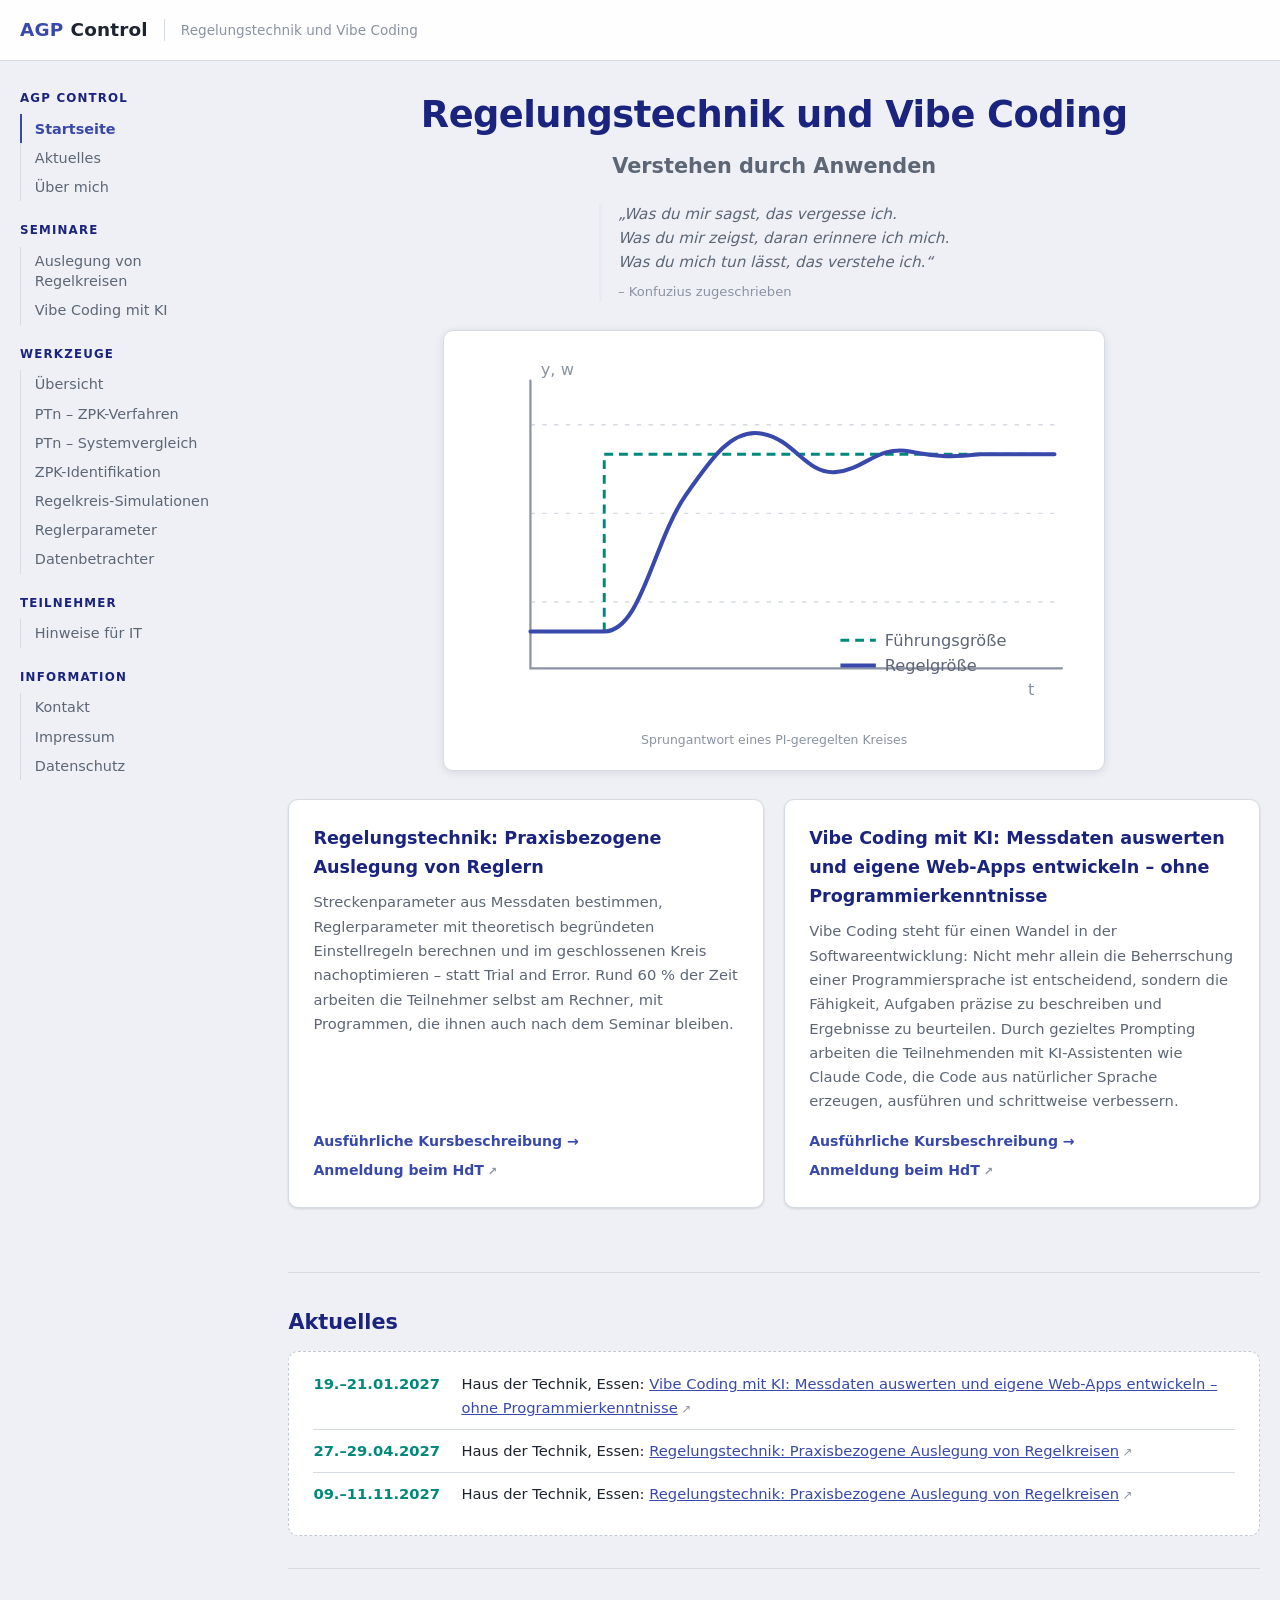
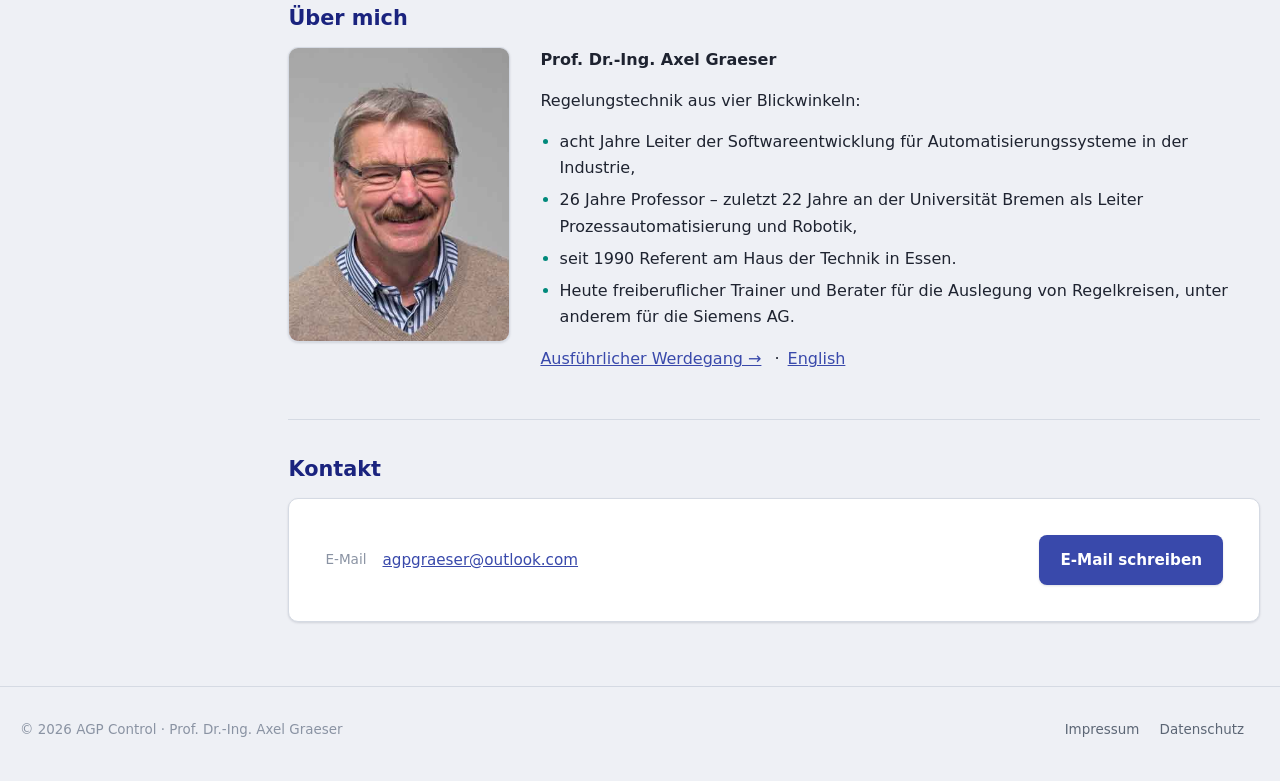
<file: index.html>
<!DOCTYPE html>
<html lang="de">
<head>
  <meta charset="UTF-8" />
  <meta name="viewport" content="width=device-width, initial-scale=1.0" />
  <title>AGP Control – Regelungstechnik und Vibe Coding</title>
  <meta name="description" content="Seminare zur praxisorientierten Auslegung von Regelkreisen und interaktive Web-Programme zur Streckenidentifikation und Reglereinstellung." />
  <link rel="stylesheet" href="stil/agp-design-system.css" />
  <link rel="stylesheet" href="stil/seite.css" />
  <script src="stil/navigation.js" defer></script>
</head>
<body class="ohne-js">

<a class="skip" href="#inhalt">Zum Inhalt springen</a>

<!-- Die Navigationsleiste steht NICHT hier, sondern in stil/navigation.js. -->

<header class="kopf">
  <div class="wrap">
    <a class="marke" href="index.html"><b>AGP</b> Control</a>
    <span class="unterzeile">Regelungstechnik und Vibe Coding</span>
    <!-- Menü-Knopf für schmale Bildschirme setzt navigation.js hier ein -->
  </div>
</header>

<div class="rahmen">

  <nav id="seitennav" class="seitennav" aria-label="Hauptnavigation">
    <a href="index.html">Startseite</a>
  </nav>

  <main id="inhalt" class="inhalt">

    <!-- ===================== Willkommen ===================== -->
    <section>
      <!-- Texte: 20_Texte\Texte Startseite.md -->
      <header class="titelblock">
        <h1>Regelungstechnik und Vibe&nbsp;Coding</h1>
        <p class="unterzeile">Verstehen durch Anwenden</p>
      </header>

      <figure class="zitat">
        <blockquote>
          <p>„Was du mir sagst, das vergesse ich.<br />
             Was du mir zeigst, daran erinnere ich mich.<br />
             Was du mich tun lässt, das verstehe ich.“</p>
        </blockquote>
        <figcaption>– Konfuzius zugeschrieben</figcaption>
      </figure>

      <figure class="hero-bild">
        <svg viewBox="0 0 420 250" role="img" aria-label="Sprungantwort eines geregelten Systems: Führungsgröße als Sprung, Regelgröße mit leichtem Überschwingen">
          <g stroke="var(--agp-border)" stroke-width="1">
            <line x1="45" y1="50"  x2="400" y2="50"  stroke-dasharray="3 5" />
            <line x1="45" y1="110" x2="400" y2="110" stroke-dasharray="3 5" />
            <line x1="45" y1="170" x2="400" y2="170" stroke-dasharray="3 5" />
          </g>
          <path d="M45 20 V215 H405" stroke="var(--agp-ink-faint)" stroke-width="1.5" fill="none" stroke-linecap="round" />
          <text x="52" y="16" font-size="11" fill="var(--agp-ink-faint)">y, w</text>
          <text x="382" y="233" font-size="11" fill="var(--agp-ink-faint)">t</text>
          <path d="M45 190 H95 V70 H400" fill="none"
                stroke="var(--agp-accent)" stroke-width="2" stroke-dasharray="6 4" />
          <path d="M45 190 H95
                   C 120 190 128 130 150 98
                   C 168 72 182 52 202 56
                   C 224 60 232 84 252 82
                   C 272 80 280 64 302 68
                   C 324 72 330 72 350 70
                   H400"
                fill="none" stroke="var(--agp-brand)" stroke-width="2.75"
                stroke-linecap="round" stroke-linejoin="round" />
          <g font-size="11" fill="var(--agp-ink-muted)">
            <line x1="255" y1="196" x2="279" y2="196" stroke="var(--agp-accent)" stroke-width="2" stroke-dasharray="6 4" />
            <text x="285" y="200">Führungsgröße</text>
            <line x1="255" y1="213" x2="279" y2="213" stroke="var(--agp-brand)" stroke-width="2.75" />
            <text x="285" y="217">Regelgröße</text>
          </g>
        </svg>
        <figcaption>Sprungantwort eines PI-geregelten Kreises</figcaption>
      </figure>

      <div class="raster raster-2 kurse">
        <div class="karte">
          <h3>Regelungstechnik: Praxisbezogene Auslegung von Reglern</h3>
          <p>Streckenparameter aus Messdaten bestimmen, Reglerparameter mit
             theoretisch begründeten Einstellregeln berechnen und im
             geschlossenen Kreis nachoptimieren – statt Trial and Error. Rund
             60&nbsp;% der Zeit arbeiten die Teilnehmer selbst am Rechner, mit
             Programmen, die ihnen auch nach dem Seminar bleiben.</p>
          <p class="kurs-links">
            <a href="hdt-kurs.html">Ausführliche Kursbeschreibung →</a>
            <a href="https://www.hdt.de/regelungstechnik-praxisbezogene-auslegung-von-reglern-h010033048/"
               target="_blank" rel="noopener">Anmeldung beim HdT<span class="nav-extern" aria-label="(neues Fenster)"> ↗</span></a>
          </p>
        </div>
        <div class="karte">
          <h3>Vibe Coding mit KI: Messdaten auswerten und eigene Web-Apps
              entwickeln – ohne Programmierkenntnisse</h3>
          <p>Vibe Coding steht für einen Wandel in der Softwareentwicklung:
             Nicht mehr allein die Beherrschung einer Programmiersprache ist
             entscheidend, sondern die Fähigkeit, Aufgaben präzise zu
             beschreiben und Ergebnisse zu beurteilen. Durch gezieltes
             Prompting arbeiten die Teilnehmenden mit KI-Assistenten wie
             Claude Code, die Code aus natürlicher Sprache erzeugen, ausführen
             und schrittweise verbessern.</p>
          <p class="kurs-links">
            <a href="vibecoding-kurs.html">Ausführliche Kursbeschreibung →</a>
            <a href="https://www.hdt.de/vibe-coding-mit-ki-messdaten-auswerten-und-eigene-web-apps-entwickeln-ohne-programmierkenntnisse-vv00062/"
               target="_blank" rel="noopener">Anmeldung beim HdT<span class="nav-extern" aria-label="(neues Fenster)"> ↗</span></a>
          </p>
        </div>
      </div>

    </section>

    <!-- ===================== Aktuelles ===================== -->
    <section id="aktuelles">
      <h2>Aktuelles</h2>
      <div class="meldungen">
        <!-- Seminartermine chronologisch, nächster Termin oben.
             Vergangene Termine herausnehmen. -->
        <ol>
          <li>
            <time datetime="2027-01-19">19.–21.01.2027</time>
            <span>Haus der Technik, Essen:
              <a href="https://www.hdt.de/vibe-coding-mit-ki-messdaten-auswerten-und-eigene-web-apps-entwickeln-ohne-programmierkenntnisse-vv00062/"
                 target="_blank" rel="noopener">Vibe Coding mit KI: Messdaten auswerten und eigene Web-Apps entwickeln – ohne Programmierkenntnisse</a><span class="nav-extern" aria-label="(neues Fenster)"> ↗</span></span>
          </li>
          <li>
            <time datetime="2027-04-27">27.–29.04.2027</time>
            <span>Haus der Technik, Essen:
              <a href="https://www.hdt.de/regelungstechnik-praxisbezogene-auslegung-von-reglern-h010033048/"
                 target="_blank" rel="noopener">Regelungstechnik: Praxisbezogene Auslegung von Regelkreisen</a><span class="nav-extern" aria-label="(neues Fenster)"> ↗</span></span>
          </li>
          <li>
            <time datetime="2027-11-09">09.–11.11.2027</time>
            <span>Haus der Technik, Essen:
              <a href="https://www.hdt.de/regelungstechnik-praxisbezogene-auslegung-von-reglern-h010033048/"
                 target="_blank" rel="noopener">Regelungstechnik: Praxisbezogene Auslegung von Regelkreisen</a><span class="nav-extern" aria-label="(neues Fenster)"> ↗</span></span>
          </li>
        </ol>
      </div>
    </section>

    <!-- ===================== Über mich ===================== -->
    <section id="profil">
      <h2>Über mich</h2>
      <div class="profil">
        <img class="profil-foto" src="bilder/portrait-graeser.jpg"
             width="355" height="473" loading="lazy"
             alt="Porträt Prof. Dr.-Ing. Axel Graeser" />
        <div>
          <p><strong>Prof. Dr.-Ing. Axel Graeser</strong></p>
          <!-- Kurzprofil aus 20_Texte\ueber-mich.md -->
          <p>Regelungstechnik aus vier Blickwinkeln:</p>
          <ul class="profil-liste">
            <li>acht Jahre Leiter der Softwareentwicklung für Automatisierungssysteme in der Industrie,</li>
            <li>26&nbsp;Jahre Professor – zuletzt 22&nbsp;Jahre an der Universität Bremen als Leiter Prozessautomatisierung und Robotik,</li>
            <li>seit 1990 Referent am Haus der Technik in Essen.</li>
            <li>Heute freiberuflicher Trainer und Berater für die Auslegung von Regelkreisen, unter anderem für die Siemens AG.</li>
          </ul>
          <p><a href="ueber-mich.html">Ausführlicher Werdegang →</a>
             &ensp;·&ensp;<a href="about.html" hreflang="en" lang="en">English</a></p>
        </div>
      </div>
    </section>

    <!-- ===================== Kontakt ===================== -->
    <section id="kontakt">
      <h2>Kontakt</h2>
      <div class="kontakt-karte">
        <dl>
          <dt>E-Mail</dt>
          <dd><a href="mailto:agpgraeser@outlook.com">agpgraeser@outlook.com</a></dd>
        </dl>
        <a class="btn btn-voll" href="mailto:agpgraeser@outlook.com">E-Mail schreiben</a>
      </div>
    </section>

  </main>
</div>

<footer class="fuss">
  <div class="wrap" style="width:min(1240px, 100% - 2.5rem)">
    <span>© 2026 AGP Control · Prof. Dr.-Ing. Axel Graeser</span>
    <span>
      <a href="impressum.html">Impressum</a>
      <a href="datenschutz.html">Datenschutz</a>
    </span>
  </div>
</footer>

</body>
</html>
</file>
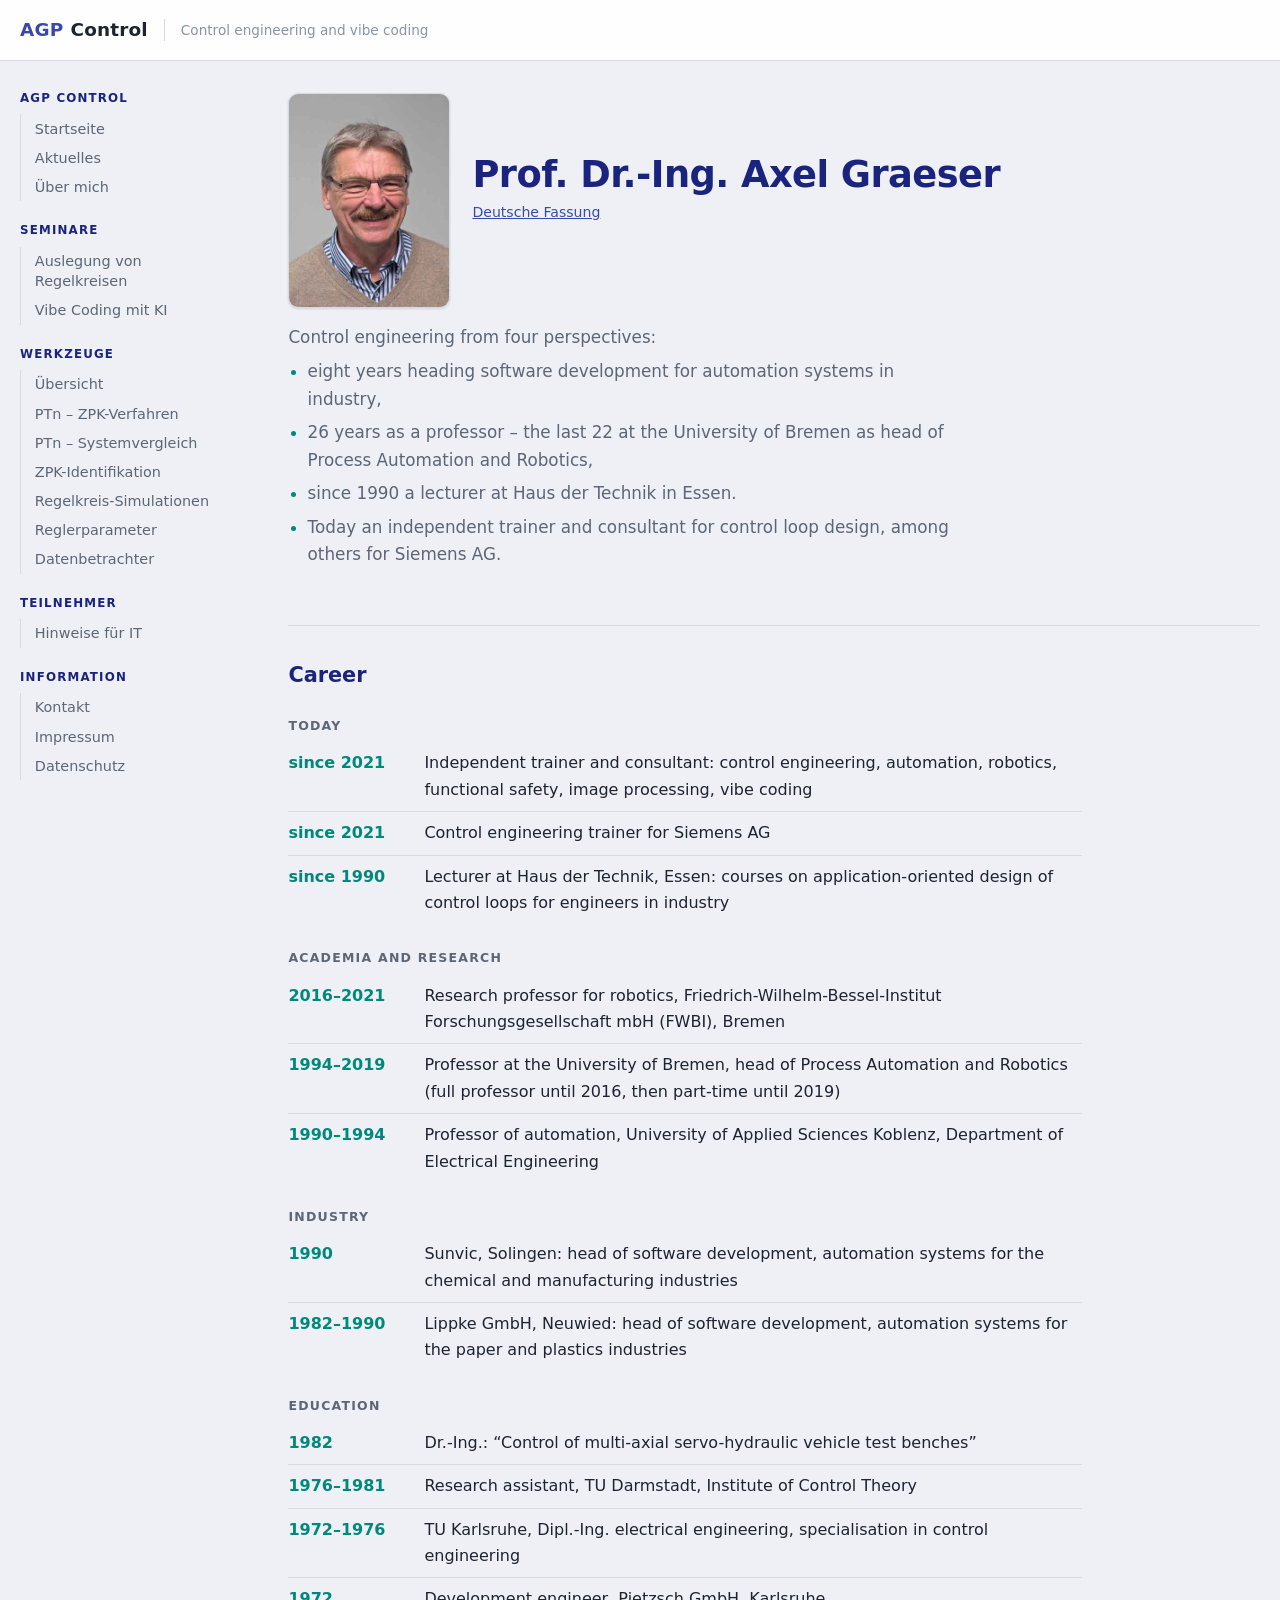
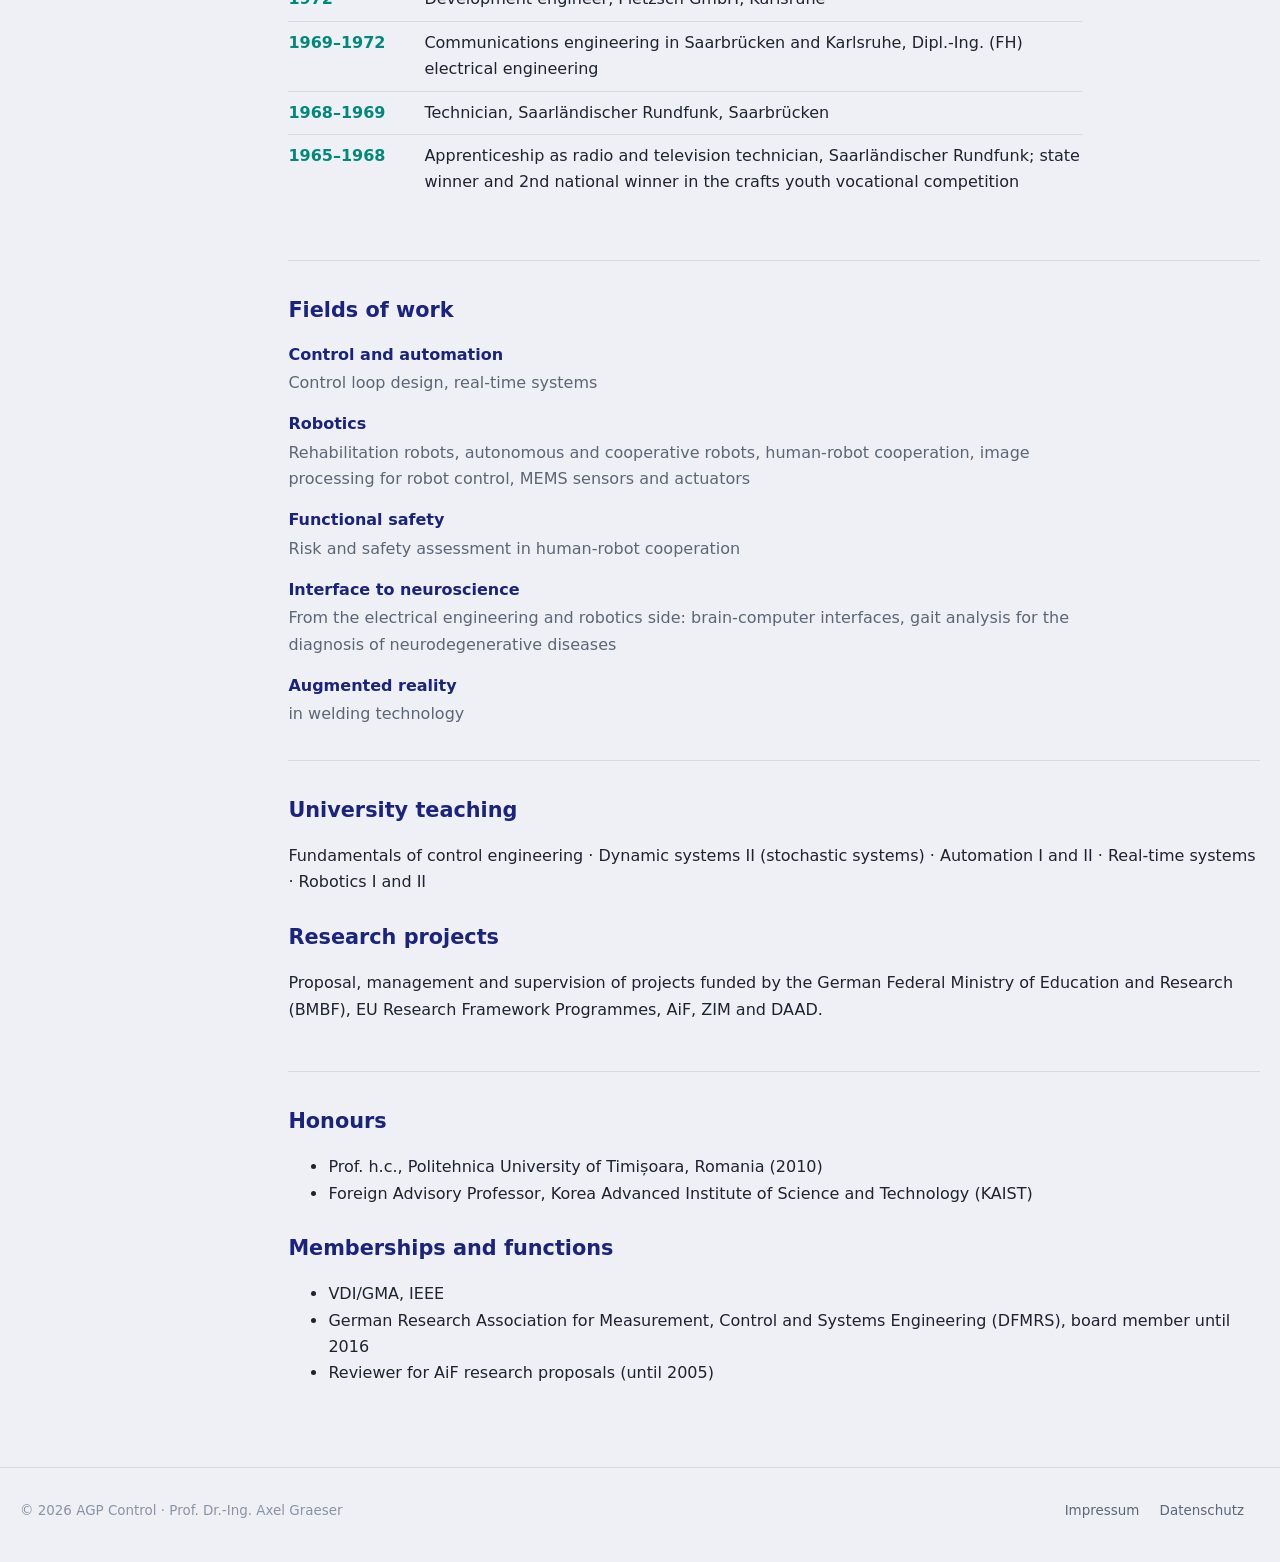
<file: about.html>
<!DOCTYPE html>
<html lang="en">
<head>
  <meta charset="UTF-8" />
  <meta name="viewport" content="width=device-width, initial-scale=1.0" />
  <title>About – AGP Control</title>
  <meta name="description" content="Career of Prof. Dr.-Ing. Axel Graeser: industry, University of Bremen, Haus der Technik." />
  <link rel="alternate" hreflang="de" href="ueber-mich.html" />
  <link rel="stylesheet" href="stil/agp-design-system.css" />
  <link rel="stylesheet" href="stil/seite.css" />
  <script src="stil/navigation.js" defer></script>
</head>
<body class="ohne-js">

<a class="skip" href="#inhalt">Skip to content</a>

<!-- Source text: 20_Texte\ueber-mich.md, section ENGLISH.
     The sidebar stays German (it comes from stil/navigation.js). -->

<header class="kopf">
  <div class="wrap">
    <a class="marke" href="index.html"><b>AGP</b> Control</a>
    <span class="unterzeile">Control engineering and vibe coding</span>
  </div>
</header>

<div class="rahmen">

  <nav id="seitennav" class="seitennav" aria-label="Hauptnavigation" lang="de">
    <a href="index.html">Startseite</a>
  </nav>

  <main id="inhalt" class="inhalt">

    <section>
      <div class="kopf-person">
        <img class="profil-foto" src="bilder/portrait-graeser.jpg" width="355" height="473"
             alt="Portrait of Prof. Dr.-Ing. Axel Graeser" />
        <div>
          <h1>Prof. Dr.-Ing. Axel Graeser</h1>
          <p class="sprachwahl"><a href="ueber-mich.html" hreflang="de" lang="de">Deutsche Fassung</a></p>
        </div>
      </div>
      <p class="vorspann" style="margin-bottom:.4rem">Control engineering from four perspectives:</p>
      <ul class="profil-liste vorspann">
        <li>eight years heading software development for automation systems in industry,</li>
        <li>26 years as a professor – the last 22 at the University of Bremen as head of Process Automation and Robotics,</li>
        <li>since 1990 a lecturer at Haus der Technik in Essen.</li>
        <li>Today an independent trainer and consultant for control loop design, among others for Siemens AG.</li>
      </ul>
    </section>

    <section>
      <h2>Career</h2>

      <h3 class="lauf-block">Today</h3>
      <ul class="lauf">
        <li><span class="jahr">since 2021</span><span>Independent trainer and consultant: control engineering, automation, robotics, functional safety, image processing, vibe coding</span></li>
        <li><span class="jahr">since 2021</span><span>Control engineering trainer for Siemens AG</span></li>
        <li><span class="jahr">since 1990</span><span>Lecturer at Haus der Technik, Essen: courses on application-oriented design of control loops for engineers in industry</span></li>
      </ul>

      <h3 class="lauf-block">Academia and research</h3>
      <ul class="lauf">
        <li><span class="jahr">2016–2021</span><span>Research professor for robotics, Friedrich-Wilhelm-Bessel-Institut Forschungsgesellschaft mbH (FWBI), Bremen</span></li>
        <li><span class="jahr">1994–2019</span><span>Professor at the University of Bremen, head of Process Automation and Robotics (full professor until 2016, then part-time until 2019)</span></li>
        <li><span class="jahr">1990–1994</span><span>Professor of automation, University of Applied Sciences Koblenz, Department of Electrical Engineering</span></li>
      </ul>

      <h3 class="lauf-block">Industry</h3>
      <ul class="lauf">
        <li><span class="jahr">1990</span><span>Sunvic, Solingen: head of software development, automation systems for the chemical and manufacturing industries</span></li>
        <li><span class="jahr">1982–1990</span><span>Lippke GmbH, Neuwied: head of software development, automation systems for the paper and plastics industries</span></li>
      </ul>

      <h3 class="lauf-block">Education</h3>
      <ul class="lauf">
        <li><span class="jahr">1982</span><span>Dr.-Ing.: “Control of multi-axial servo-hydraulic vehicle test benches”</span></li>
        <li><span class="jahr">1976–1981</span><span>Research assistant, TU Darmstadt, Institute of Control Theory</span></li>
        <li><span class="jahr">1972–1976</span><span>TU Karlsruhe, Dipl.-Ing. electrical engineering, specialisation in control engineering</span></li>
        <li><span class="jahr">1972</span><span>Development engineer, Pietzsch GmbH, Karlsruhe</span></li>
        <li><span class="jahr">1969–1972</span><span>Communications engineering in Saarbrücken and Karlsruhe, Dipl.-Ing. (FH) electrical engineering</span></li>
        <li><span class="jahr">1968–1969</span><span>Technician, Saarländischer Rundfunk, Saarbrücken</span></li>
        <li><span class="jahr">1965–1968</span><span>Apprenticeship as radio and television technician, Saarländischer Rundfunk; state winner and 2nd national winner in the crafts youth vocational competition</span></li>
      </ul>
    </section>

    <section>
      <h2>Fields of work</h2>
      <dl class="gebiete">
        <dt>Control and automation</dt>
        <dd>Control loop design, real-time systems</dd>
        <dt>Robotics</dt>
        <dd>Rehabilitation robots, autonomous and cooperative robots, human-robot cooperation, image processing for robot control, MEMS sensors and actuators</dd>
        <dt>Functional safety</dt>
        <dd>Risk and safety assessment in human-robot cooperation</dd>
        <dt>Interface to neuroscience</dt>
        <dd>From the electrical engineering and robotics side: brain-computer interfaces, gait analysis for the diagnosis of neurodegenerative diseases</dd>
        <dt>Augmented reality</dt>
        <dd>in welding technology</dd>
      </dl>
    </section>

    <section>
      <h2>University teaching</h2>
      <p>Fundamentals of control engineering · Dynamic systems II (stochastic
         systems) · Automation I and II · Real-time systems · Robotics I and II</p>

      <h2 style="margin-top:1.5rem">Research projects</h2>
      <p>Proposal, management and supervision of projects funded by the German
         Federal Ministry of Education and Research (BMBF), EU Research
         Framework Programmes, AiF, ZIM and DAAD.</p>
    </section>

    <section>
      <h2>Honours</h2>
      <ul>
        <li>Prof. h.c., Politehnica University of Timișoara, Romania (2010)</li>
        <li>Foreign Advisory Professor, Korea Advanced Institute of Science and Technology (KAIST)</li>
      </ul>

      <h2 style="margin-top:1.5rem">Memberships and functions</h2>
      <ul>
        <li>VDI/GMA, IEEE</li>
        <li>German Research Association for Measurement, Control and Systems Engineering (DFMRS), board member until 2016</li>
        <li>Reviewer for AiF research proposals (until 2005)</li>
      </ul>
    </section>

  </main>
</div>

<footer class="fuss" lang="de">
  <div class="wrap" style="width:min(1240px, 100% - 2.5rem)">
    <span>© 2026 AGP Control · Prof. Dr.-Ing. Axel Graeser</span>
    <span>
      <a href="impressum.html">Impressum</a>
      <a href="datenschutz.html">Datenschutz</a>
    </span>
  </div>
</footer>

</body>
</html>
</file>
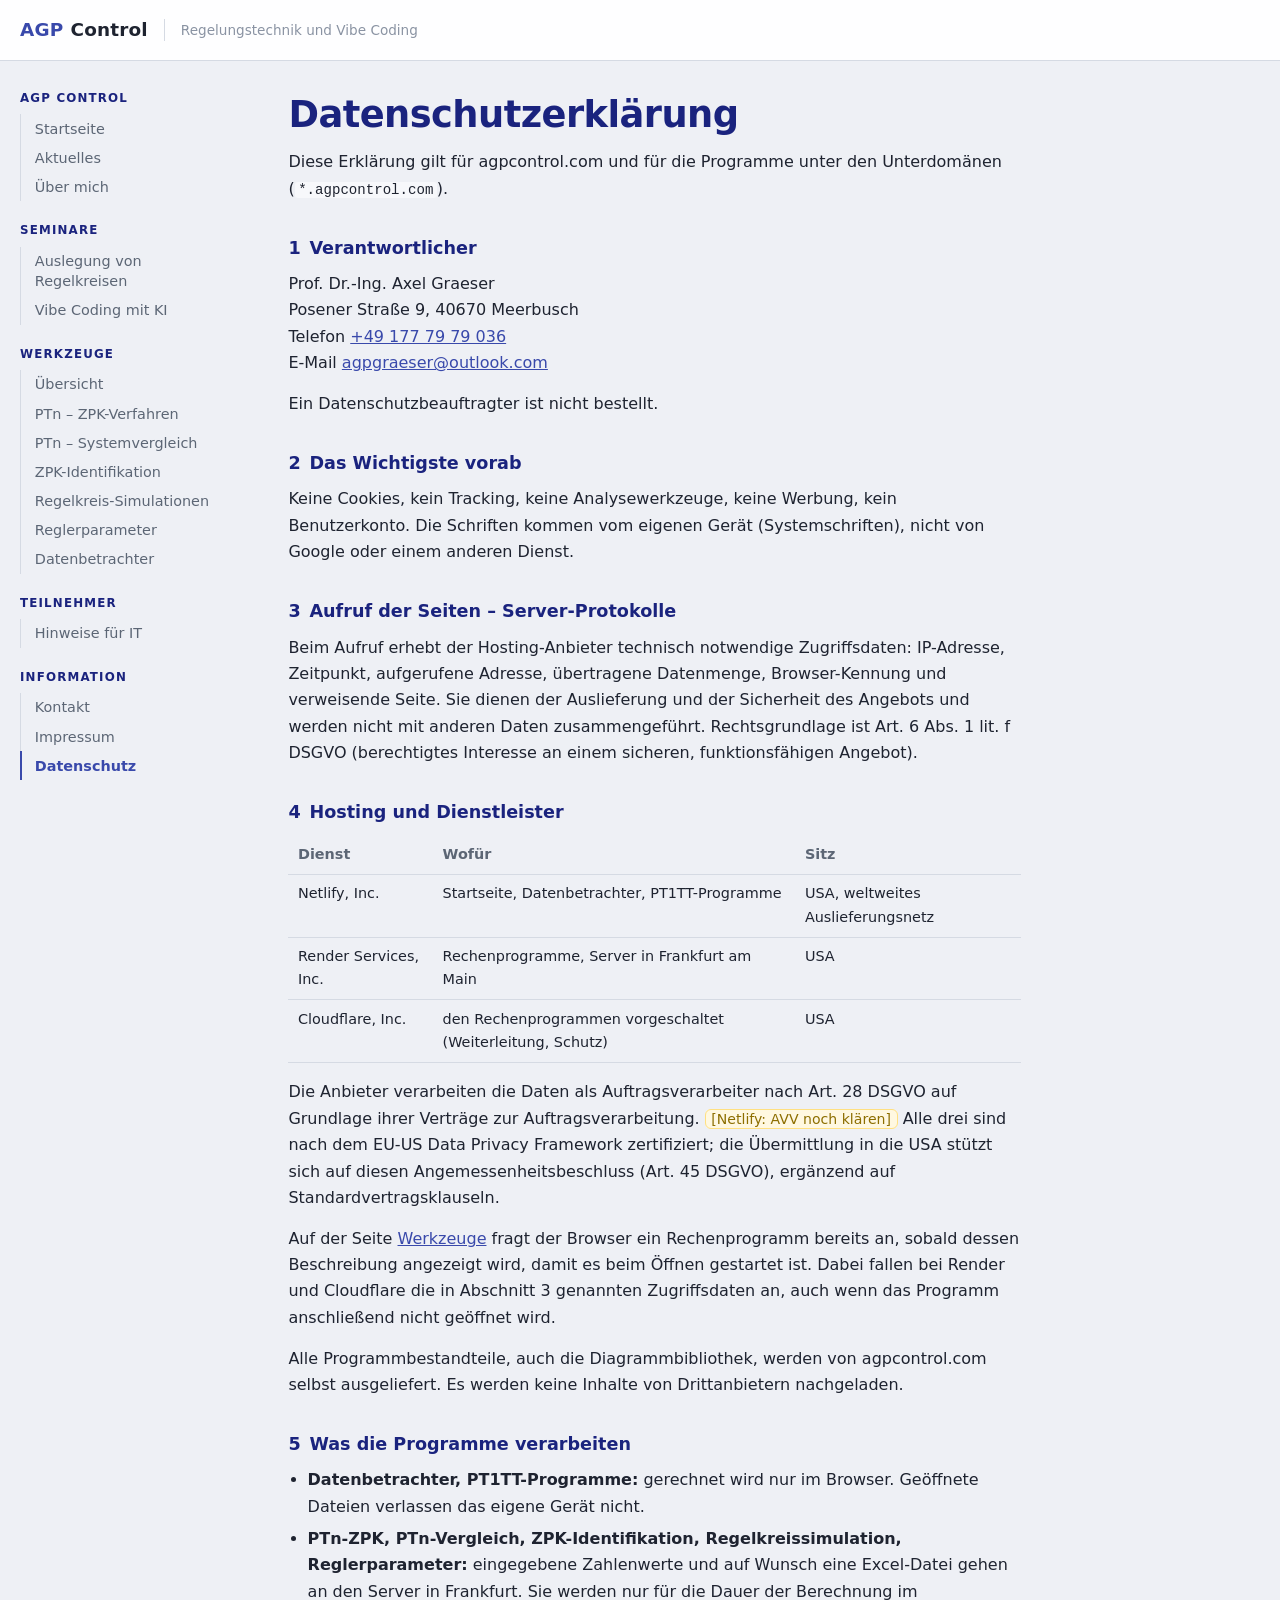
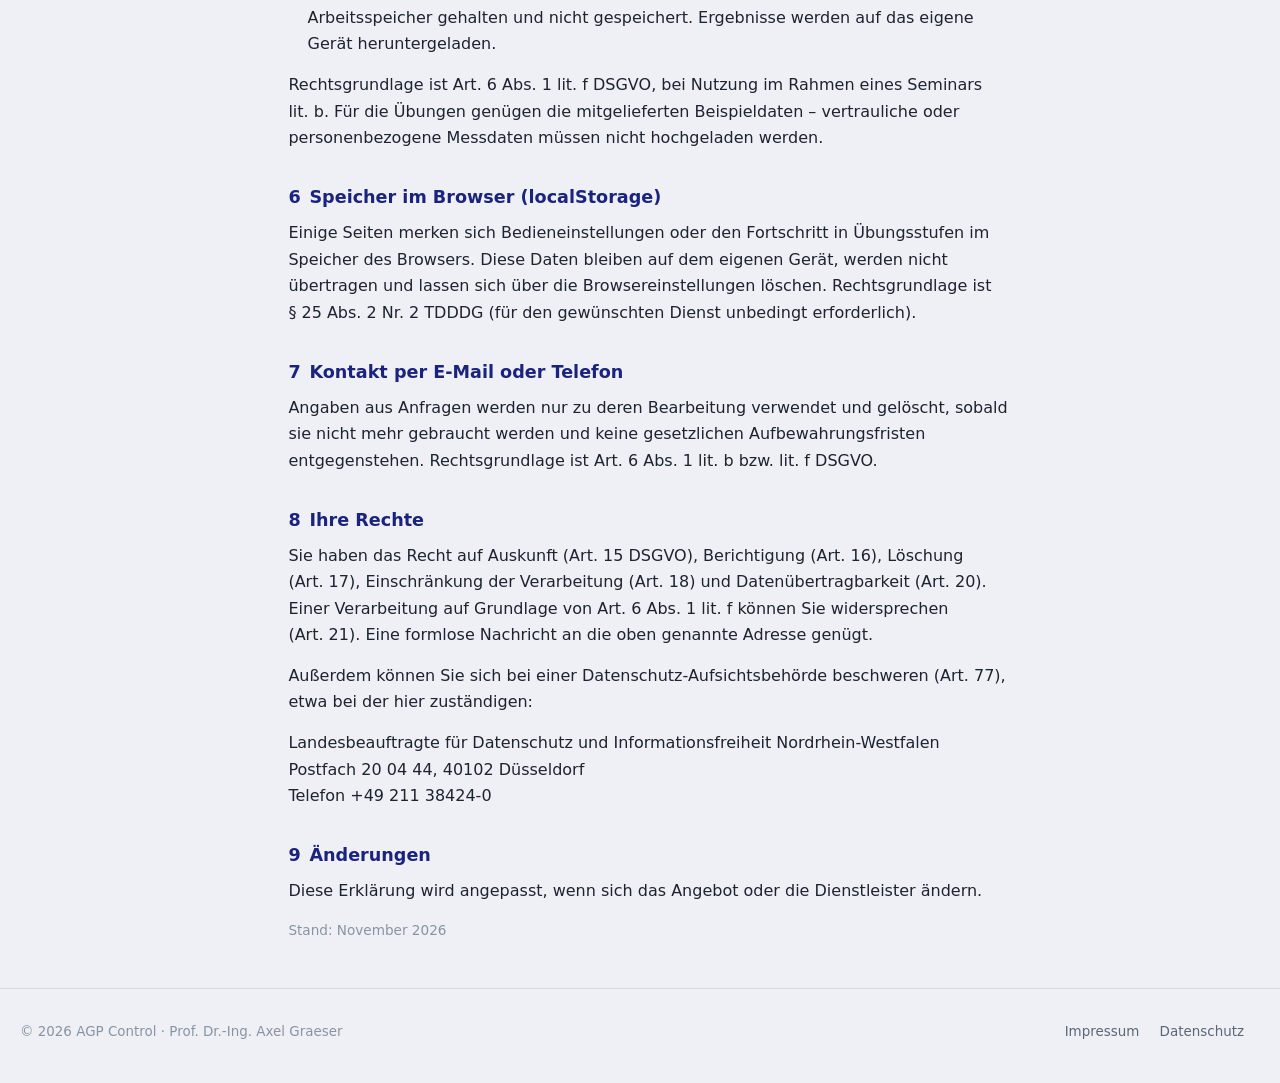
<file: datenschutz.html>
<!DOCTYPE html>
<html lang="de">
<head>
  <meta charset="UTF-8" />
  <meta name="viewport" content="width=device-width, initial-scale=1.0" />
  <title>Datenschutz – AGP Control</title>
  <link rel="stylesheet" href="stil/agp-design-system.css" />
  <link rel="stylesheet" href="stil/seite.css" />
  <script src="stil/navigation.js" defer></script>
</head>
<body class="ohne-js">

<a class="skip" href="#inhalt">Zum Inhalt springen</a>

<!-- Rohtext: 20_Texte\datenschutz.md. Datenfluesse wie in it-info.html,
     Abschnitte 3 und 4 – bei Aenderungen beide Seiten nachziehen. -->

<header class="kopf">
  <div class="wrap">
    <a class="marke" href="index.html"><b>AGP</b> Control</a>
    <span class="unterzeile">Regelungstechnik und Vibe Coding</span>
  </div>
</header>

<div class="rahmen">

  <nav id="seitennav" class="seitennav" aria-label="Hauptnavigation">
    <a href="index.html">Startseite</a>
  </nav>

  <main id="inhalt" class="inhalt textseite">
    <h1>Datenschutzerklärung</h1>
    <p>
      Diese Erklärung gilt für agpcontrol.com und für die Programme unter den
      Unterdomänen (<code>*.agpcontrol.com</code>).
    </p>

    <h2>1&ensp;Verantwortlicher</h2>
    <address>
      Prof. Dr.-Ing. Axel Graeser<br />
      Posener Straße 9, 40670 Meerbusch<br />
      Telefon <a href="tel:+491777979036">+49 177 79 79 036</a><br />
      E-Mail <a href="mailto:agpgraeser@outlook.com">agpgraeser@outlook.com</a>
    </address>
    <p>Ein Datenschutzbeauftragter ist nicht bestellt.</p>

    <h2>2&ensp;Das Wichtigste vorab</h2>
    <p>
      Keine Cookies, kein Tracking, keine Analysewerkzeuge, keine Werbung, kein
      Benutzerkonto. Die Schriften kommen vom eigenen Gerät (Systemschriften),
      nicht von Google oder einem anderen Dienst.
    </p>

    <h2>3&ensp;Aufruf der Seiten – Server-Protokolle</h2>
    <p>
      Beim Aufruf erhebt der Hosting-Anbieter technisch notwendige
      Zugriffsdaten: IP-Adresse, Zeitpunkt, aufgerufene Adresse, übertragene
      Datenmenge, Browser-Kennung und verweisende Seite. Sie dienen der
      Auslieferung und der Sicherheit des Angebots und werden nicht mit
      anderen Daten zusammengeführt. Rechtsgrundlage ist Art.&nbsp;6
      Abs.&nbsp;1 lit.&nbsp;f DSGVO (berechtigtes Interesse an einem sicheren,
      funktionsfähigen Angebot).
    </p>

    <h2>4&ensp;Hosting und Dienstleister</h2>
    <table>
      <thead><tr><th>Dienst</th><th>Wofür</th><th>Sitz</th></tr></thead>
      <tbody>
        <tr><td>Netlify, Inc.</td><td>Startseite, Datenbetrachter, PT1TT-Programme</td><td>USA, weltweites Auslieferungsnetz</td></tr>
        <tr><td>Render Services, Inc.</td><td>Rechenprogramme, Server in Frankfurt am Main</td><td>USA</td></tr>
        <tr><td>Cloudflare, Inc.</td><td>den Rechenprogrammen vorgeschaltet (Weiterleitung, Schutz)</td><td>USA</td></tr>
      </tbody>
    </table>
    <p>
      Die Anbieter verarbeiten die Daten als Auftragsverarbeiter nach
      Art.&nbsp;28 DSGVO auf Grundlage ihrer Verträge zur
      Auftragsverarbeitung. <span class="offen">[Netlify: AVV noch
      klären]</span> Alle drei sind nach dem EU-US Data Privacy Framework
      zertifiziert; die Übermittlung in die USA stützt sich auf diesen
      Angemessenheitsbeschluss (Art.&nbsp;45 DSGVO), ergänzend auf
      Standardvertragsklauseln.
    </p>
    <p>
      Auf der Seite <a href="werkzeuge.html">Werkzeuge</a> fragt der Browser
      ein Rechenprogramm bereits an, sobald dessen Beschreibung angezeigt wird,
      damit es beim Öffnen gestartet ist. Dabei fallen bei Render und Cloudflare
      die in Abschnitt&nbsp;3 genannten Zugriffsdaten an, auch wenn das Programm
      anschließend nicht geöffnet wird.
    </p>
    <p>
      Alle Programmbestandteile, auch die Diagrammbibliothek, werden von
      agpcontrol.com selbst ausgeliefert. Es werden keine Inhalte von
      Drittanbietern nachgeladen.
    </p>

    <h2>5&ensp;Was die Programme verarbeiten</h2>
    <ul>
      <li>
        <strong>Datenbetrachter, PT1TT-Programme:</strong> gerechnet wird nur
        im Browser. Geöffnete Dateien verlassen das eigene Gerät nicht.
      </li>
      <li>
        <strong>PTn-ZPK, PTn-Vergleich, ZPK-Identifikation,
        Regelkreissimulation, Reglerparameter:</strong> eingegebene
        Zahlenwerte und auf Wunsch eine Excel-Datei gehen an den Server in
        Frankfurt. Sie werden nur für die Dauer der Berechnung im
        Arbeitsspeicher gehalten und nicht gespeichert. Ergebnisse werden auf
        das eigene Gerät heruntergeladen.
      </li>
    </ul>
    <p>
      Rechtsgrundlage ist Art.&nbsp;6 Abs.&nbsp;1 lit.&nbsp;f DSGVO, bei
      Nutzung im Rahmen eines Seminars lit.&nbsp;b. Für die Übungen genügen
      die mitgelieferten Beispieldaten – vertrauliche oder personenbezogene
      Messdaten müssen nicht hochgeladen werden.
    </p>

    <h2>6&ensp;Speicher im Browser (localStorage)</h2>
    <p>
      Einige Seiten merken sich Bedieneinstellungen oder den Fortschritt in
      Übungsstufen im Speicher des Browsers. Diese Daten bleiben auf dem
      eigenen Gerät, werden nicht übertragen und lassen sich über die
      Browsereinstellungen löschen. Rechtsgrundlage ist §&nbsp;25
      Abs.&nbsp;2 Nr.&nbsp;2 TDDDG (für den gewünschten Dienst unbedingt
      erforderlich).
    </p>

    <h2>7&ensp;Kontakt per E-Mail oder Telefon</h2>
    <p>
      Angaben aus Anfragen werden nur zu deren Bearbeitung verwendet und
      gelöscht, sobald sie nicht mehr gebraucht werden und keine gesetzlichen
      Aufbewahrungsfristen entgegenstehen. Rechtsgrundlage ist Art.&nbsp;6
      Abs.&nbsp;1 lit.&nbsp;b bzw. lit.&nbsp;f DSGVO.
    </p>

    <h2>8&ensp;Ihre Rechte</h2>
    <p>
      Sie haben das Recht auf Auskunft (Art.&nbsp;15 DSGVO), Berichtigung
      (Art.&nbsp;16), Löschung (Art.&nbsp;17), Einschränkung der Verarbeitung
      (Art.&nbsp;18) und Datenübertragbarkeit (Art.&nbsp;20). Einer
      Verarbeitung auf Grundlage von Art.&nbsp;6 Abs.&nbsp;1 lit.&nbsp;f
      können Sie widersprechen (Art.&nbsp;21). Eine formlose Nachricht an die
      oben genannte Adresse genügt.
    </p>
    <p>
      Außerdem können Sie sich bei einer Datenschutz-Aufsichtsbehörde
      beschweren (Art.&nbsp;77), etwa bei der hier zuständigen:
    </p>
    <address>
      Landesbeauftragte für Datenschutz und Informationsfreiheit
      Nordrhein-Westfalen<br />
      Postfach 20&nbsp;04&nbsp;44, 40102 Düsseldorf<br />
      Telefon +49 211 38424-0
    </address>

    <h2>9&ensp;Änderungen</h2>
    <p>
      Diese Erklärung wird angepasst, wenn sich das Angebot oder die
      Dienstleister ändern.
    </p>

    <p class="stand">Stand: November 2026</p>
  </main>
</div>

<footer class="fuss">
  <div class="wrap" style="width:min(1240px, 100% - 2.5rem)">
    <span>© 2026 AGP Control · Prof. Dr.-Ing. Axel Graeser</span>
    <span>
      <a href="impressum.html">Impressum</a>
      <a href="datenschutz.html">Datenschutz</a>
    </span>
  </div>
</footer>

</body>
</html>
</file>
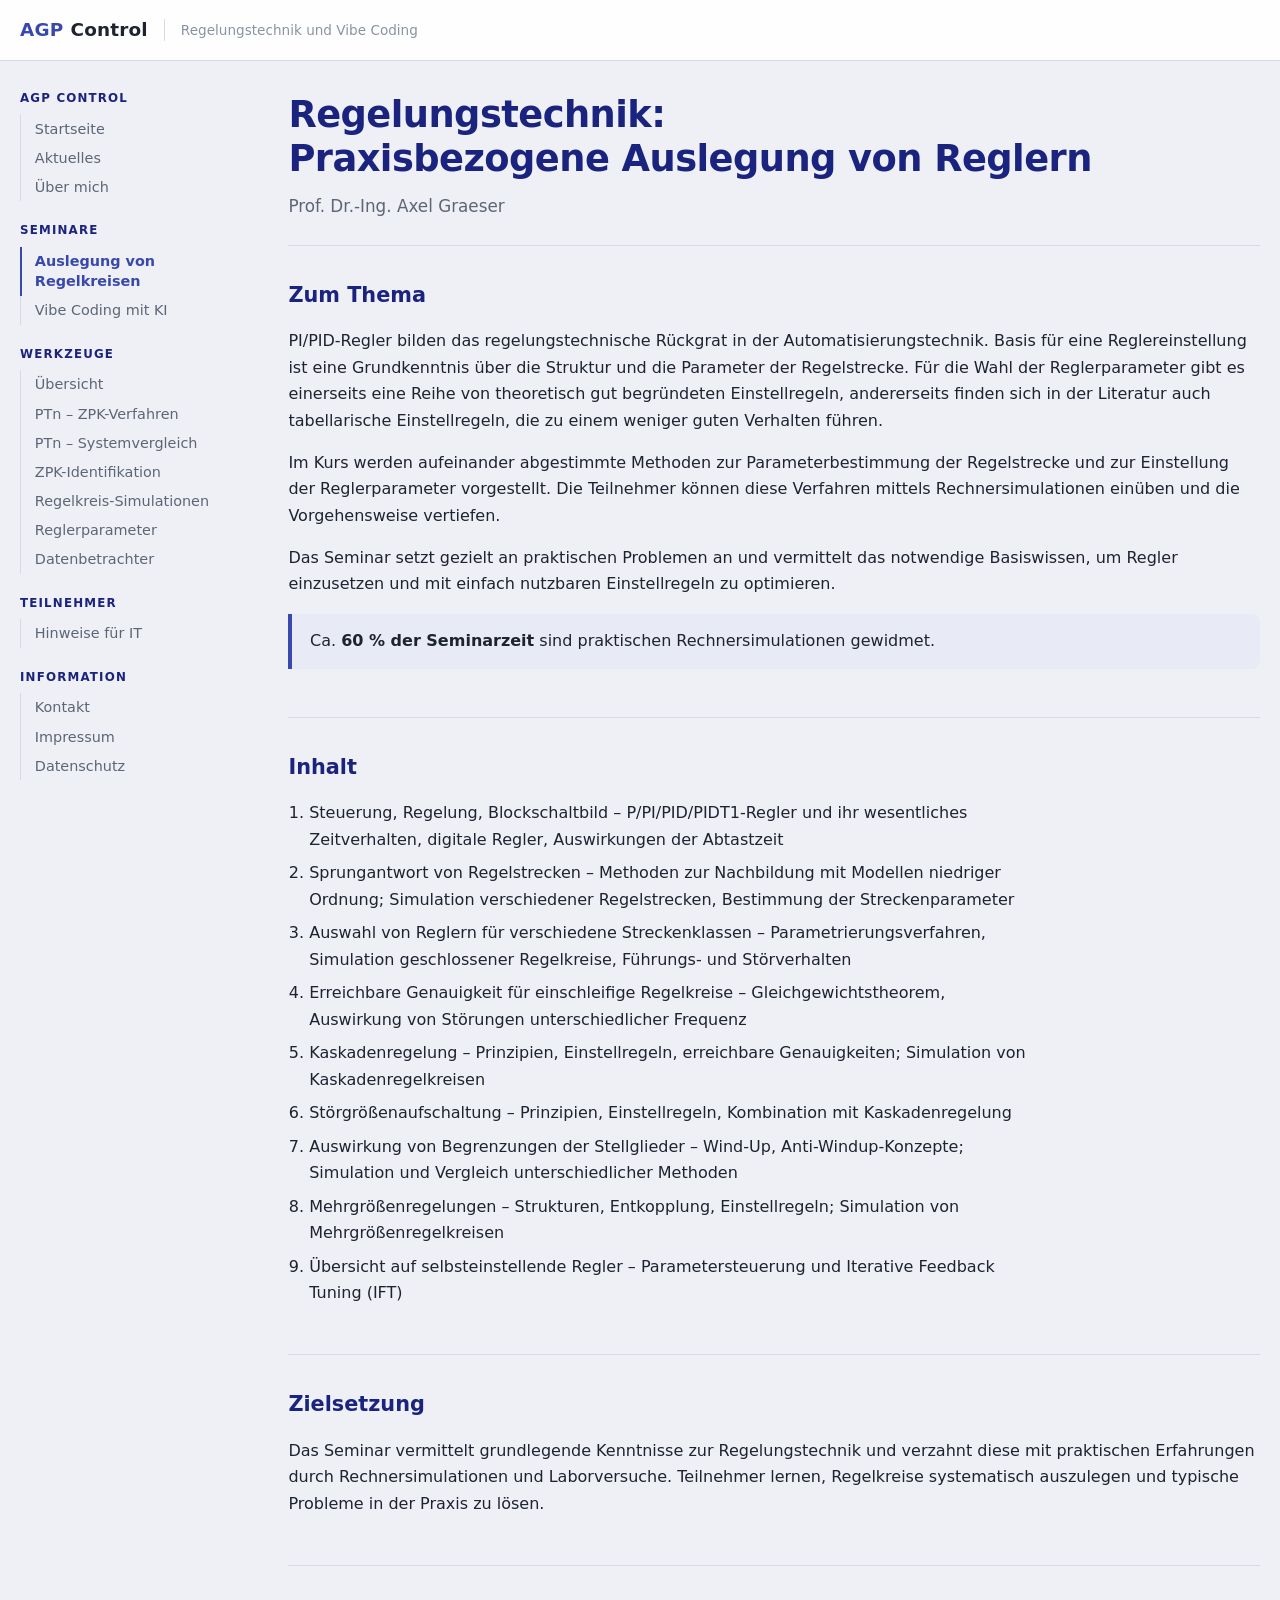
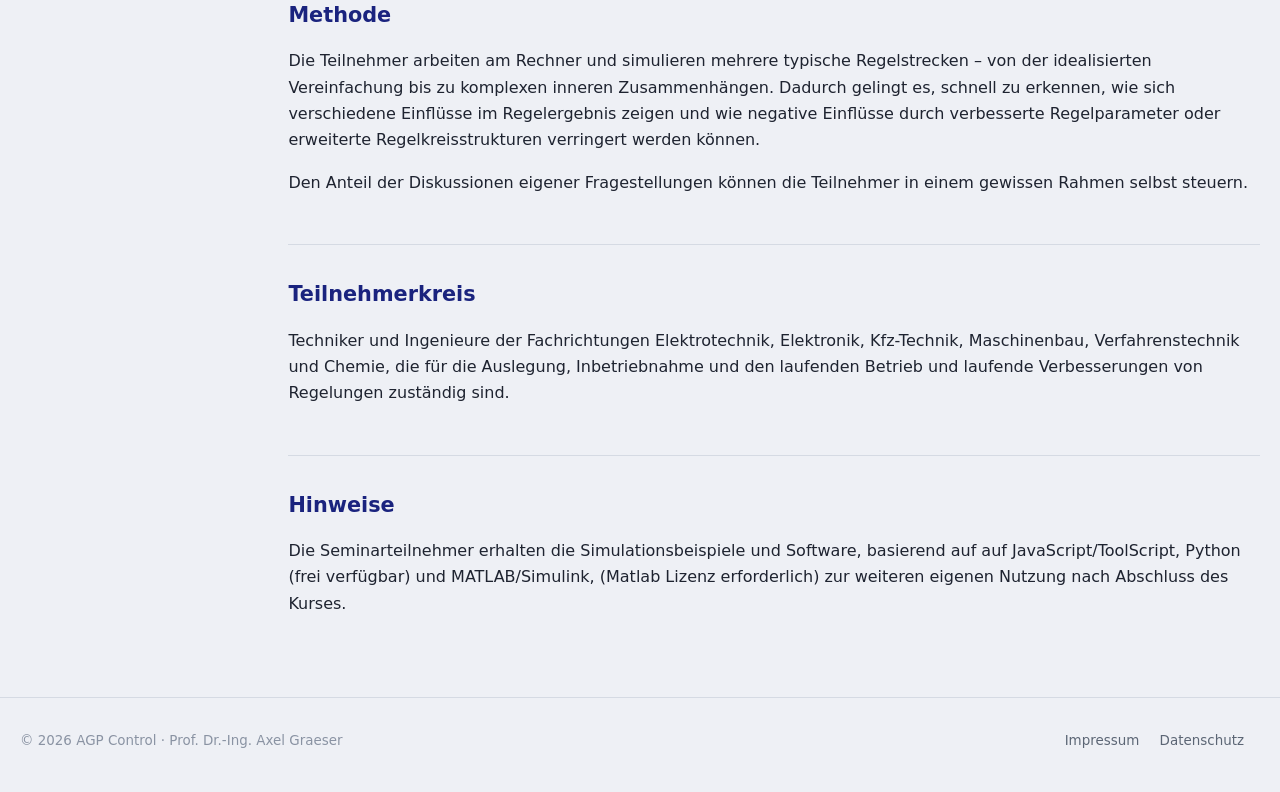
<file: hdt-kurs.html>
<!DOCTYPE html>
<html lang="de">
<head>
  <meta charset="UTF-8" />
  <meta name="viewport" content="width=device-width, initial-scale=1.0" />
  <title>Seminar – Regelungstechnik: Praxisbezogene Auslegung von Reglern</title>
  <link rel="stylesheet" href="stil/agp-design-system.css" />
  <link rel="stylesheet" href="stil/seite.css" />
  <script src="stil/navigation.js" defer></script>
</head>
<body class="ohne-js">

<a class="skip" href="#inhalt">Zum Inhalt springen</a>

<header class="kopf">
  <div class="wrap">
    <a class="marke" href="index.html"><b>AGP</b> Control</a>
    <span class="unterzeile">Regelungstechnik und Vibe Coding</span>
  </div>
</header>

<div class="rahmen">

  <nav id="seitennav" class="seitennav" aria-label="Hauptnavigation">
    <a href="index.html">Startseite</a>
  </nav>

  <main id="inhalt" class="inhalt">

    <h1>Regelungstechnik:<br />Praxisbezogene Auslegung von Reglern</h1>
    <p class="vorspann">Prof. Dr.-Ing. Axel Graeser</p>

  <section>
    <h2>Zum Thema</h2>
    <p>
      PI/PID-Regler bilden das regelungstechnische Rückgrat in der Automatisierungstechnik.
      Basis für eine Reglereinstellung ist eine Grundkenntnis über die Struktur und die
      Parameter der Regelstrecke. Für die Wahl der Reglerparameter gibt es einerseits eine
      Reihe von theoretisch gut begründeten Einstellregeln, andererseits finden sich in der
      Literatur auch tabellarische Einstellregeln, die zu einem weniger guten Verhalten führen.
    </p>
    <p>
      Im Kurs werden aufeinander abgestimmte Methoden zur Parameterbestimmung der Regelstrecke
      und zur Einstellung der Reglerparameter vorgestellt. Die Teilnehmer können diese Verfahren
      mittels Rechnersimulationen einüben und die Vorgehensweise vertiefen.
    </p>
    <p>
      Das Seminar setzt gezielt an praktischen Problemen an und vermittelt das notwendige
      Basiswissen, um Regler einzusetzen und mit einfach nutzbaren Einstellregeln zu optimieren.
    </p>
    <div class="kasten">
      Ca. <strong>60 % der Seminarzeit</strong> sind praktischen Rechnersimulationen gewidmet.
    </div>
  </section>

  <section>
    <h2>Inhalt</h2>
    <ol class="inhaltsliste">
      <li>Steuerung, Regelung, Blockschaltbild – P/PI/PID/PIDT1-Regler und ihr wesentliches Zeitverhalten, digitale Regler, Auswirkungen der Abtastzeit</li>
      <li>Sprungantwort von Regelstrecken – Methoden zur Nachbildung mit Modellen niedriger Ordnung; Simulation verschiedener Regelstrecken, Bestimmung der Streckenparameter</li>
      <li>Auswahl von Reglern für verschiedene Streckenklassen – Parametrierungsverfahren, Simulation geschlossener Regelkreise, Führungs- und Störverhalten</li>
      <li>Erreichbare Genauigkeit für einschleifige Regelkreise – Gleichgewichtstheorem, Auswirkung von Störungen unterschiedlicher Frequenz</li>
      <li>Kaskadenregelung – Prinzipien, Einstellregeln, erreichbare Genauigkeiten; Simulation von Kaskadenregelkreisen</li>
      <li>Störgrößenaufschaltung – Prinzipien, Einstellregeln, Kombination mit Kaskadenregelung</li>
      <li>Auswirkung von Begrenzungen der Stellglieder – Wind-Up, Anti-Windup-Konzepte; Simulation und Vergleich unterschiedlicher Methoden</li>
      <li>Mehrgrößenregelungen – Strukturen, Entkopplung, Einstellregeln; Simulation von Mehrgrößenregelkreisen</li>
      <li>Übersicht auf selbsteinstellende Regler – Parametersteuerung und Iterative Feedback Tuning (IFT)</li>
    </ol>
  </section>

  <section>
    <h2>Zielsetzung</h2>
    <p>
      Das Seminar vermittelt grundlegende Kenntnisse zur Regelungstechnik und verzahnt diese
      mit praktischen Erfahrungen durch Rechnersimulationen und Laborversuche. Teilnehmer
      lernen, Regelkreise systematisch auszulegen und typische Probleme in der Praxis zu lösen.
    </p>
  </section>

  <section>
    <h2>Methode</h2>
    <p>
      Die Teilnehmer arbeiten am Rechner und simulieren mehrere typische Regelstrecken –
      von der idealisierten Vereinfachung bis zu komplexen inneren Zusammenhängen.
      Dadurch gelingt es, schnell zu erkennen, wie sich verschiedene Einflüsse im
      Regelergebnis zeigen und wie negative Einflüsse durch verbesserte Regelparameter
      oder erweiterte Regelkreisstrukturen verringert werden können.
    </p>
    <p>
      Den Anteil der Diskussionen eigener Fragestellungen können die Teilnehmer in
      einem gewissen Rahmen selbst steuern.
    </p>
  </section>

  <section>
    <h2>Teilnehmerkreis</h2>
    <p>
      Techniker und Ingenieure der Fachrichtungen Elektrotechnik, Elektronik,
      Kfz-Technik, Maschinenbau, Verfahrenstechnik und Chemie, die für die
      Auslegung, Inbetriebnahme und den laufenden Betrieb und laufende
      Verbesserungen von Regelungen zuständig sind.
    </p>
  </section>

  <section>
    <h2>Hinweise</h2>
    <p>
      Die Seminarteilnehmer erhalten die Simulationsbeispiele und Software, basierend auf
      auf JavaScript/ToolScript, Python (frei verfügbar) und MATLAB/Simulink, (Matlab Lizenz erforderlich)
      zur weiteren eigenen Nutzung nach Abschluss des Kurses.
    </p>
  </section>
  </main>
</div>

<footer class="fuss">
  <div class="wrap" style="width:min(1240px, 100% - 2.5rem)">
    <span>© 2026 AGP Control · Prof. Dr.-Ing. Axel Graeser</span>
    <span>
      <a href="impressum.html">Impressum</a>
      <a href="datenschutz.html">Datenschutz</a>
    </span>
  </div>
</footer>

</body>
</html>
</file>
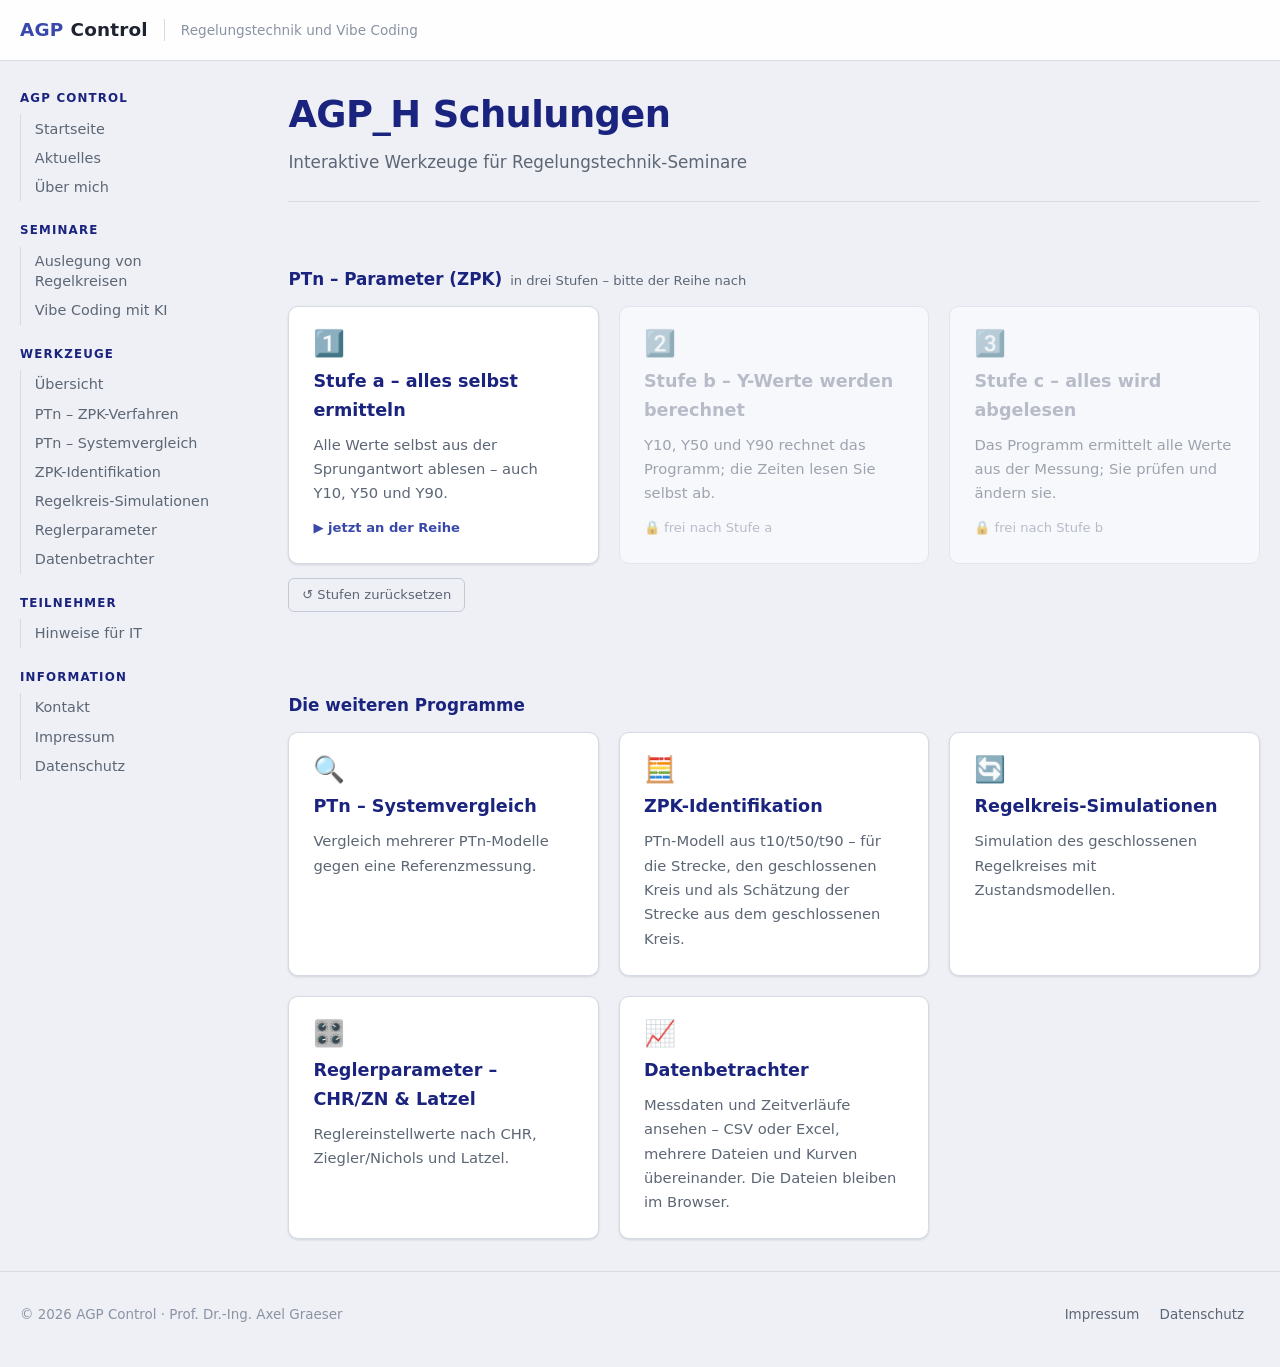
<file: hdt.html>
<!DOCTYPE html>
<html lang="de">
<head>
  <meta charset="UTF-8" />
  <meta name="viewport" content="width=device-width, initial-scale=1.0" />
  <title>AGP Control – AGP_H Schulungen</title>
  <!-- Als App auf den Startbildschirm legbar (Handy: "Zum Startbildschirm hinzufügen") -->
  <link rel="manifest" href="/hdt.webmanifest" />
  <link rel="icon" type="image/png" href="/icons/favicon-64.png" />
  <link rel="apple-touch-icon" href="/icons/apple-touch-icon.png" />
  <meta name="theme-color" content="#1565c0" />
  <meta name="apple-mobile-web-app-capable" content="yes" />
  <meta name="mobile-web-app-capable" content="yes" />
  <meta name="apple-mobile-web-app-title" content="RT-Programme" />
  <link rel="stylesheet" href="stil/agp-design-system.css" />
  <link rel="stylesheet" href="stil/seite.css" />
  <script src="stil/navigation.js" defer></script>
  <script src="stil/stufen.js" defer></script>
</head>
<body class="ohne-js">

<a class="skip" href="#inhalt">Zum Inhalt springen</a>

<header class="kopf">
  <div class="wrap">
    <a class="marke" href="index.html"><b>AGP</b> Control</a>
    <span class="unterzeile">Regelungstechnik und Vibe Coding</span>
  </div>
</header>

<div class="rahmen">

  <nav id="seitennav" class="seitennav" aria-label="Hauptnavigation">
    <a href="index.html">Startseite</a>
  </nav>

  <main id="inhalt" class="inhalt">
    <h1>AGP_H Schulungen</h1>
    <p class="vorspann">Interaktive Werkzeuge für Regelungstechnik-Seminare</p>

    <section data-stufen-key="agpcontrol_hdt_stufe">
      <h2 class="zwischentitel">PTn – Parameter (ZPK)
        <span>in drei Stufen – bitte der Reihe nach</span></h2>

      <div class="raster raster-auto">
        <a class="karte stufe" data-stufe="1" href="https://ptn-zpk.agpcontrol.com/?modus=a">
          <div class="symbol" aria-hidden="true">1️⃣</div>
          <h3>Stufe a – alles selbst ermitteln</h3>
          <p>Alle Werte selbst aus der Sprungantwort ablesen – auch Y10, Y50 und Y90.</p>
          <span class="stufe-status"></span>
        </a>
        <a class="karte stufe" data-stufe="2" href="https://ptn-zpk.agpcontrol.com/?modus=b">
          <div class="symbol" aria-hidden="true">2️⃣</div>
          <h3>Stufe b – Y-Werte werden berechnet</h3>
          <p>Y10, Y50 und Y90 rechnet das Programm; die Zeiten lesen Sie selbst ab.</p>
          <span class="stufe-status"></span>
        </a>
        <a class="karte stufe" data-stufe="3" href="https://ptn-zpk.agpcontrol.com/?modus=c">
          <div class="symbol" aria-hidden="true">3️⃣</div>
          <h3>Stufe c – alles wird abgelesen</h3>
          <p>Das Programm ermittelt alle Werte aus der Messung; Sie prüfen und ändern sie.</p>
          <span class="stufe-status"></span>
        </a>
      </div>
      <p style="margin-top:.9rem"><button type="button" class="btn-klein" data-stufen-reset>↺ Stufen zurücksetzen</button></p>
    </section>

    <h2 class="zwischentitel">Die weiteren Programme</h2>
    <div class="raster raster-auto">
      <a class="karte" href="https://ptn-vergleich.agpcontrol.com/">
        <div class="symbol" aria-hidden="true">🔍</div>
        <h3>PTn – Systemvergleich</h3>
        <p>Vergleich mehrerer PTn-Modelle gegen eine Referenzmessung.</p>
      </a>
      <a class="karte" href="https://zpk-identifikation.agpcontrol.com/">
        <div class="symbol" aria-hidden="true">🧮</div>
        <h3>ZPK-Identifikation</h3>
        <p>PTn-Modell aus t10/t50/t90 – für die Strecke, den geschlossenen Kreis
           und als Schätzung der Strecke aus dem geschlossenen Kreis.</p>
      </a>
      <a class="karte" href="https://regelkreissimulationen.agpcontrol.com/">
        <div class="symbol" aria-hidden="true">🔄</div>
        <h3>Regelkreis-Simulationen</h3>
        <p>Simulation des geschlossenen Regelkreises mit Zustandsmodellen.</p>
      </a>
      <a class="karte" href="https://reglerparameter.agpcontrol.com/">
        <div class="symbol" aria-hidden="true">🎛️</div>
        <h3>Reglerparameter – CHR/ZN &amp; Latzel</h3>
        <p>Reglereinstellwerte nach CHR, Ziegler/Nichols und Latzel.</p>
      </a>
      <a class="karte" href="https://datenbetrachter.agpcontrol.com/">
        <div class="symbol" aria-hidden="true">📈</div>
        <h3>Datenbetrachter</h3>
        <p>Messdaten und Zeitverläufe ansehen – CSV oder Excel, mehrere Dateien
           und Kurven übereinander. Die Dateien bleiben im Browser.</p>
      </a>
    </div>
  </main>
</div>

<footer class="fuss">
  <div class="wrap" style="width:min(1240px, 100% - 2.5rem)">
    <span>© 2026 AGP Control · Prof. Dr.-Ing. Axel Graeser</span>
    <span>
      <a href="impressum.html">Impressum</a>
      <a href="datenschutz.html">Datenschutz</a>
    </span>
  </div>
</footer>

</body>
</html>
</file>
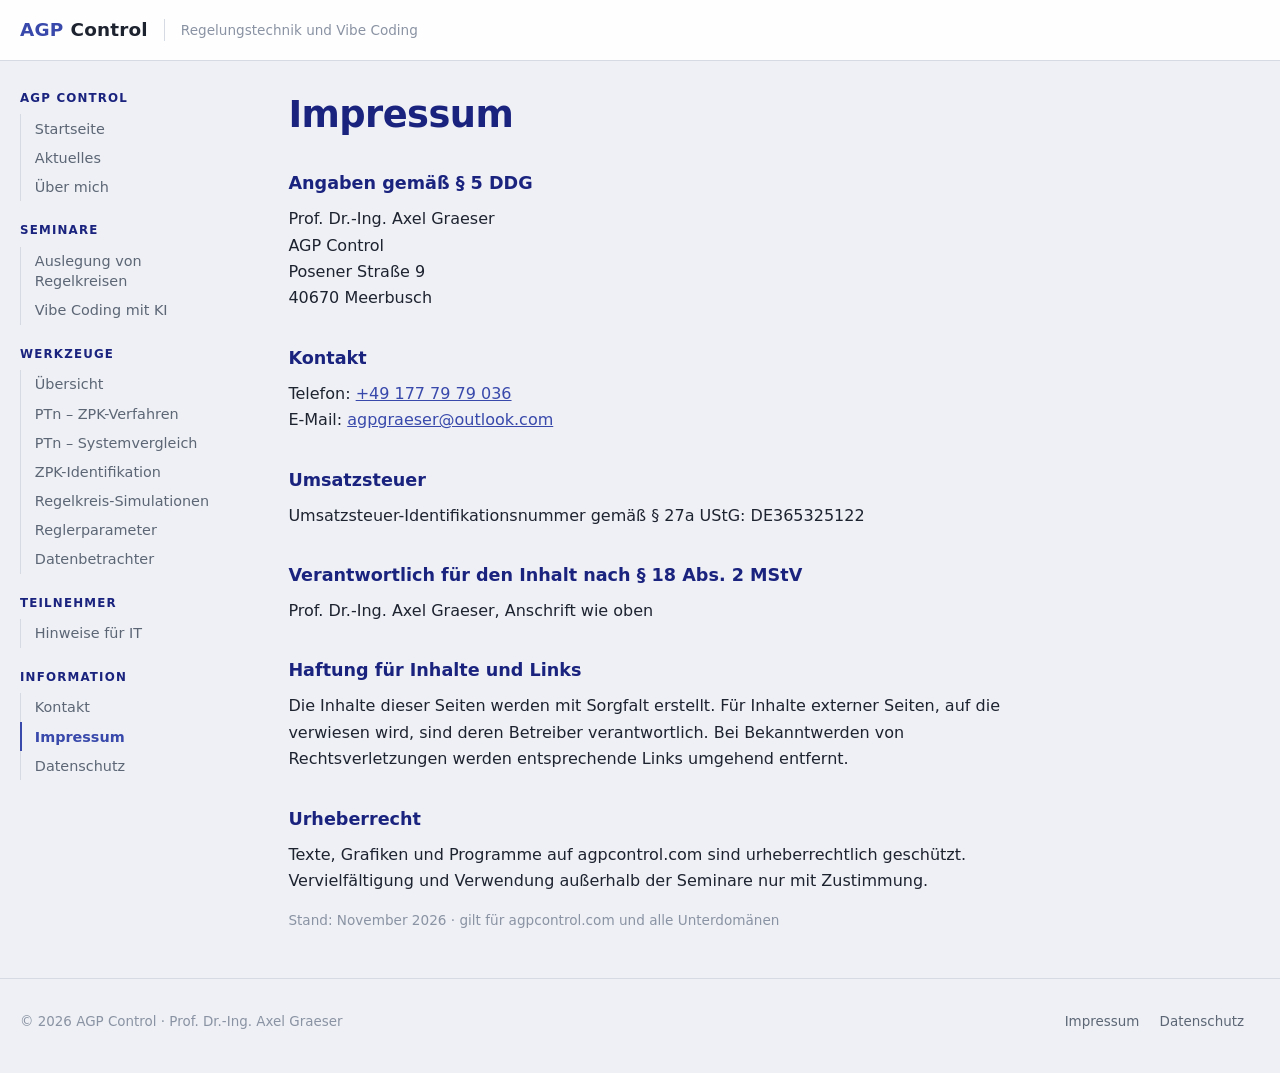
<file: impressum.html>
<!DOCTYPE html>
<html lang="de">
<head>
  <meta charset="UTF-8" />
  <meta name="viewport" content="width=device-width, initial-scale=1.0" />
  <title>Impressum – AGP Control</title>
  <link rel="stylesheet" href="stil/agp-design-system.css" />
  <link rel="stylesheet" href="stil/seite.css" />
  <script src="stil/navigation.js" defer></script>
</head>
<body class="ohne-js">

<a class="skip" href="#inhalt">Zum Inhalt springen</a>

<!-- Rohtext: 20_Texte\impressum.md -->

<header class="kopf">
  <div class="wrap">
    <a class="marke" href="index.html"><b>AGP</b> Control</a>
    <span class="unterzeile">Regelungstechnik und Vibe Coding</span>
  </div>
</header>

<div class="rahmen">

  <nav id="seitennav" class="seitennav" aria-label="Hauptnavigation">
    <a href="index.html">Startseite</a>
  </nav>

  <main id="inhalt" class="inhalt textseite">
    <h1>Impressum</h1>

    <h2>Angaben gemäß § 5 DDG</h2>
    <address>
      Prof. Dr.-Ing. Axel Graeser<br />
      AGP Control<br />
      Posener Straße 9<br />
      40670 Meerbusch
    </address>

    <h2>Kontakt</h2>
    <p>
      Telefon: <a href="tel:+491777979036">+49 177 79 79 036</a><br />
      E-Mail: <a href="mailto:agpgraeser@outlook.com">agpgraeser@outlook.com</a>
    </p>

    <h2>Umsatzsteuer</h2>
    <p>Umsatzsteuer-Identifikationsnummer gemäß § 27a UStG: DE365325122</p>

    <h2>Verantwortlich für den Inhalt nach § 18 Abs. 2 MStV</h2>
    <p>Prof. Dr.-Ing. Axel Graeser, Anschrift wie oben</p>

    <h2>Haftung für Inhalte und Links</h2>
    <p>
      Die Inhalte dieser Seiten werden mit Sorgfalt erstellt. Für Inhalte
      externer Seiten, auf die verwiesen wird, sind deren Betreiber
      verantwortlich. Bei Bekanntwerden von Rechtsverletzungen werden
      entsprechende Links umgehend entfernt.
    </p>

    <h2>Urheberrecht</h2>
    <p>
      Texte, Grafiken und Programme auf agpcontrol.com sind urheberrechtlich
      geschützt. Vervielfältigung und Verwendung außerhalb der Seminare nur
      mit Zustimmung.
    </p>

    <p class="stand">Stand: November 2026 · gilt für agpcontrol.com und alle Unterdomänen</p>
  </main>
</div>

<footer class="fuss">
  <div class="wrap" style="width:min(1240px, 100% - 2.5rem)">
    <span>© 2026 AGP Control · Prof. Dr.-Ing. Axel Graeser</span>
    <span>
      <a href="impressum.html">Impressum</a>
      <a href="datenschutz.html">Datenschutz</a>
    </span>
  </div>
</footer>

</body>
</html>
</file>
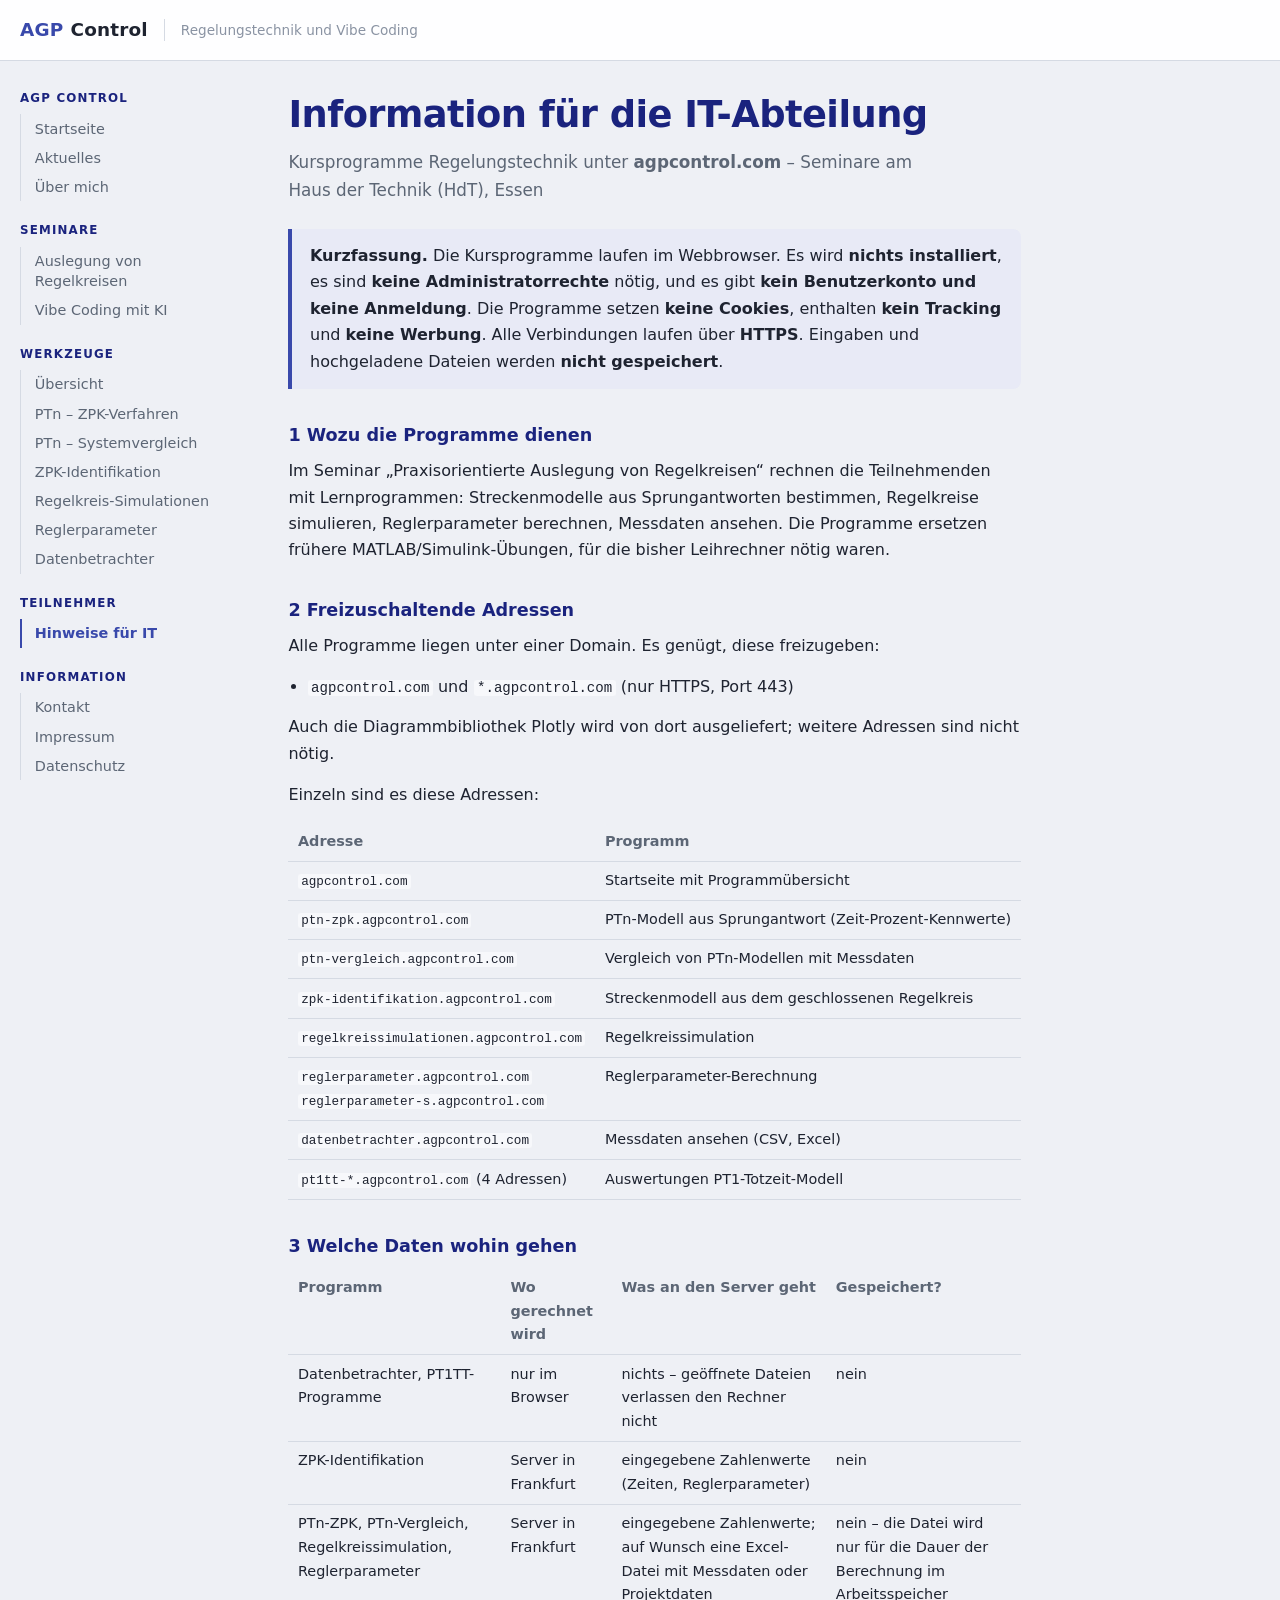
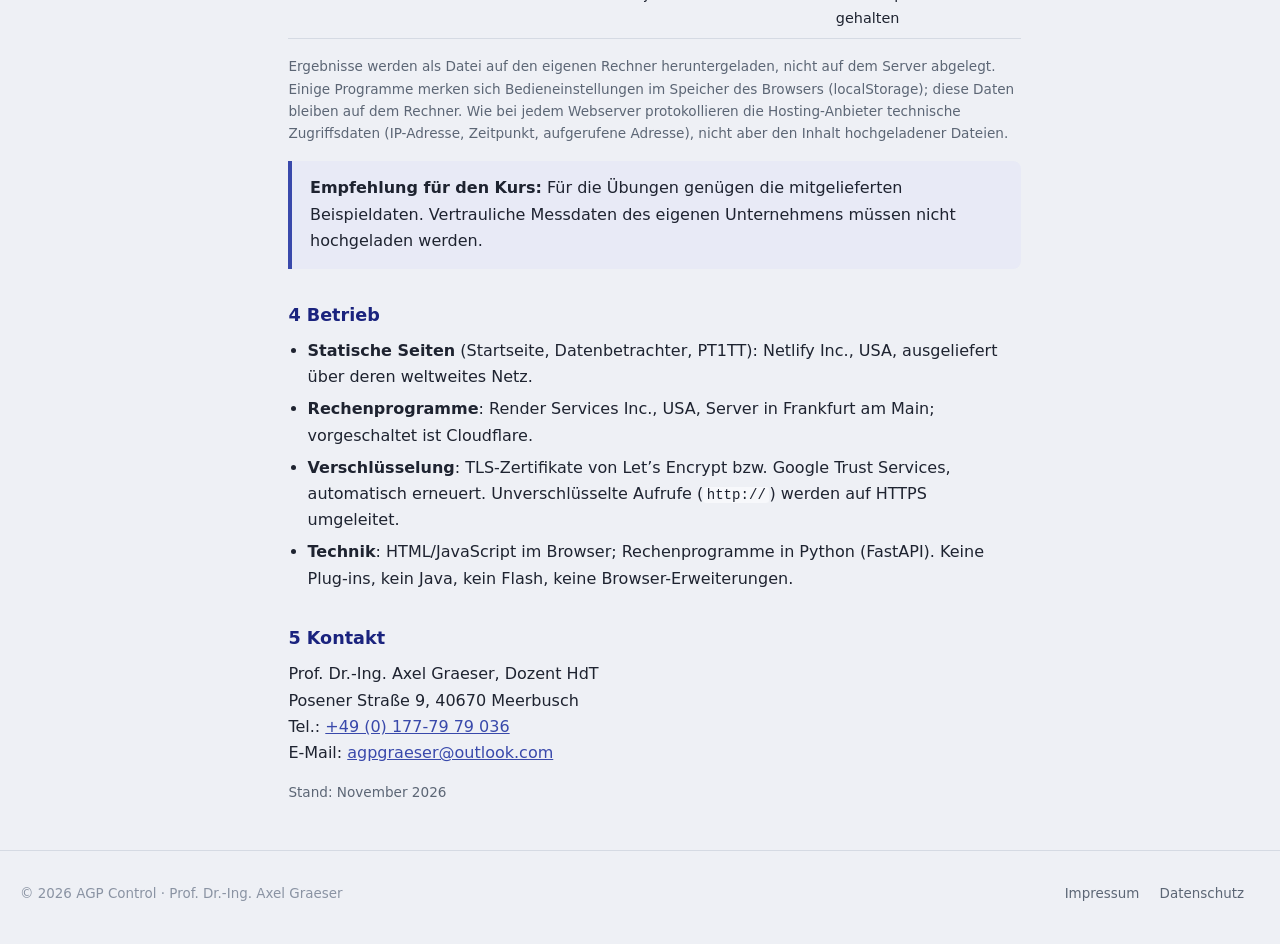
<file: it-info.html>
<!DOCTYPE html>
<html lang="de">
<head>
  <meta charset="UTF-8" />
  <meta name="viewport" content="width=device-width, initial-scale=1.0" />
  <title>AGP Control – Information für die IT-Abteilung</title>
  <link rel="icon" type="image/png" href="/icons/favicon-64.png" />
  <link rel="stylesheet" href="stil/agp-design-system.css" />
  <link rel="stylesheet" href="stil/seite.css" />
  <script src="stil/navigation.js" defer></script>
</head>
<body class="ohne-js">

<a class="skip" href="#inhalt">Zum Inhalt springen</a>

<header class="kopf">
  <div class="wrap">
    <a class="marke" href="index.html"><b>AGP</b> Control</a>
    <span class="unterzeile">Regelungstechnik und Vibe Coding</span>
  </div>
</header>

<div class="rahmen">

  <nav id="seitennav" class="seitennav" aria-label="Hauptnavigation">
    <a href="index.html">Startseite</a>
  </nav>

  <main id="inhalt" class="inhalt textseite">

  <h1>Information für die IT-Abteilung</h1>
  <p class="vorspann">Kursprogramme Regelungstechnik unter <strong>agpcontrol.com</strong> –
    Seminare am Haus der Technik (HdT), Essen</p>

  <div class="kasten">
    <p><strong>Kurzfassung.</strong> Die Kursprogramme laufen im Webbrowser. Es wird
      <strong>nichts installiert</strong>, es sind <strong>keine Administratorrechte</strong>
      nötig, und es gibt <strong>kein Benutzerkonto und keine Anmeldung</strong>.
      Die Programme setzen <strong>keine Cookies</strong>, enthalten <strong>kein Tracking</strong>
      und <strong>keine Werbung</strong>. Alle Verbindungen laufen über <strong>HTTPS</strong>.
      Eingaben und hochgeladene Dateien werden <strong>nicht gespeichert</strong>.</p>
  </div>

  <h2>1 Wozu die Programme dienen</h2>
  <p>Im Seminar „Praxisorientierte Auslegung von Regelkreisen“ rechnen die Teilnehmenden
    mit Lernprogrammen: Streckenmodelle aus Sprungantworten bestimmen, Regelkreise
    simulieren, Reglerparameter berechnen, Messdaten ansehen. Die Programme ersetzen
    frühere MATLAB/Simulink-Übungen, für die bisher Leihrechner nötig waren.</p>

  <h2>2 Freizuschaltende Adressen</h2>
  <p>Alle Programme liegen unter einer Domain. Es genügt, diese freizugeben:</p>
  <ul>
    <li><code>agpcontrol.com</code> und <code>*.agpcontrol.com</code> (nur HTTPS, Port 443)</li>
  </ul>
  <p>Auch die Diagrammbibliothek Plotly wird von dort ausgeliefert; weitere Adressen
    sind nicht nötig.</p>
  <p>Einzeln sind es diese Adressen:</p>
  <table>
    <tr><th>Adresse</th><th>Programm</th></tr>
    <tr><td><code>agpcontrol.com</code></td><td>Startseite mit Programmübersicht</td></tr>
    <tr><td><code>ptn-zpk.agpcontrol.com</code></td><td>PTn-Modell aus Sprungantwort (Zeit-Prozent-Kennwerte)</td></tr>
    <tr><td><code>ptn-vergleich.agpcontrol.com</code></td><td>Vergleich von PTn-Modellen mit Messdaten</td></tr>
    <tr><td><code>zpk-identifikation.agpcontrol.com</code></td><td>Streckenmodell aus dem geschlossenen Regelkreis</td></tr>
    <tr><td><code>regelkreissimulationen.agpcontrol.com</code></td><td>Regelkreissimulation</td></tr>
    <tr><td><code>reglerparameter.agpcontrol.com</code><br><code>reglerparameter-s.agpcontrol.com</code></td><td>Reglerparameter-Berechnung</td></tr>
    <tr><td><code>datenbetrachter.agpcontrol.com</code></td><td>Messdaten ansehen (CSV, Excel)</td></tr>
    <tr><td><code>pt1tt-*.agpcontrol.com</code> (4 Adressen)</td><td>Auswertungen PT1-Totzeit-Modell</td></tr>
  </table>

  <h2>3 Welche Daten wohin gehen</h2>
  <table>
    <tr><th>Programm</th><th>Wo gerechnet wird</th><th>Was an den Server geht</th><th>Gespeichert?</th></tr>
    <tr><td>Datenbetrachter, PT1TT-Programme</td>
        <td>nur im Browser</td>
        <td>nichts – geöffnete Dateien verlassen den Rechner nicht</td>
        <td>nein</td></tr>
    <tr><td>ZPK-Identifikation</td>
        <td>Server in Frankfurt</td>
        <td>eingegebene Zahlenwerte (Zeiten, Reglerparameter)</td>
        <td>nein</td></tr>
    <tr><td>PTn-ZPK, PTn-Vergleich, Regelkreissimulation, Reglerparameter</td>
        <td>Server in Frankfurt</td>
        <td>eingegebene Zahlenwerte; auf Wunsch eine Excel-Datei mit Messdaten oder Projektdaten</td>
        <td>nein – die Datei wird nur für die Dauer der Berechnung im Arbeitsspeicher gehalten</td></tr>
  </table>
  <p class="klein" style="margin-top:0.6rem">Ergebnisse werden als Datei auf den eigenen Rechner
    heruntergeladen, nicht auf dem Server abgelegt. Einige Programme merken sich Bedieneinstellungen
    im Speicher des Browsers (localStorage); diese Daten bleiben auf dem Rechner.
    Wie bei jedem Webserver protokollieren die Hosting-Anbieter technische Zugriffsdaten
    (IP-Adresse, Zeitpunkt, aufgerufene Adresse), nicht aber den Inhalt hochgeladener Dateien.</p>

  <div class="kasten">
    <p><strong>Empfehlung für den Kurs:</strong> Für die Übungen genügen die mitgelieferten
      Beispieldaten. Vertrauliche Messdaten des eigenen Unternehmens müssen nicht hochgeladen werden.</p>
  </div>

  <h2>4 Betrieb</h2>
  <ul>
    <li><strong>Statische Seiten</strong> (Startseite, Datenbetrachter, PT1TT): Netlify Inc., USA,
      ausgeliefert über deren weltweites Netz.</li>
    <li><strong>Rechenprogramme</strong>: Render Services Inc., USA, Server in Frankfurt am Main;
      vorgeschaltet ist Cloudflare.</li>
    <li><strong>Verschlüsselung</strong>: TLS-Zertifikate von Let’s Encrypt bzw. Google Trust Services,
      automatisch erneuert. Unverschlüsselte Aufrufe (<code>http://</code>) werden auf HTTPS umgeleitet.</li>
    <li><strong>Technik</strong>: HTML/JavaScript im Browser; Rechenprogramme in Python (FastAPI).
      Keine Plug-ins, kein Java, kein Flash, keine Browser-Erweiterungen.</li>
  </ul>

  <h2>5 Kontakt</h2>
  <p>Prof. Dr.-Ing. Axel Graeser, Dozent HdT<br>
     Posener Straße 9, 40670 Meerbusch<br>
     Tel.: <a href="tel:+491777979036">+49 (0) 177-79 79 036</a><br>
     E-Mail: <a href="mailto:agpgraeser@outlook.com">agpgraeser@outlook.com</a></p>
  <p class="klein">Stand: November 2026</p>
  </main>
</div>

<footer class="fuss">
  <div class="wrap" style="width:min(1240px, 100% - 2.5rem)">
    <span>© 2026 AGP Control · Prof. Dr.-Ing. Axel Graeser</span>
    <span>
      <a href="impressum.html">Impressum</a>
      <a href="datenschutz.html">Datenschutz</a>
    </span>
  </div>
</footer>

</body>
</html>
</file>
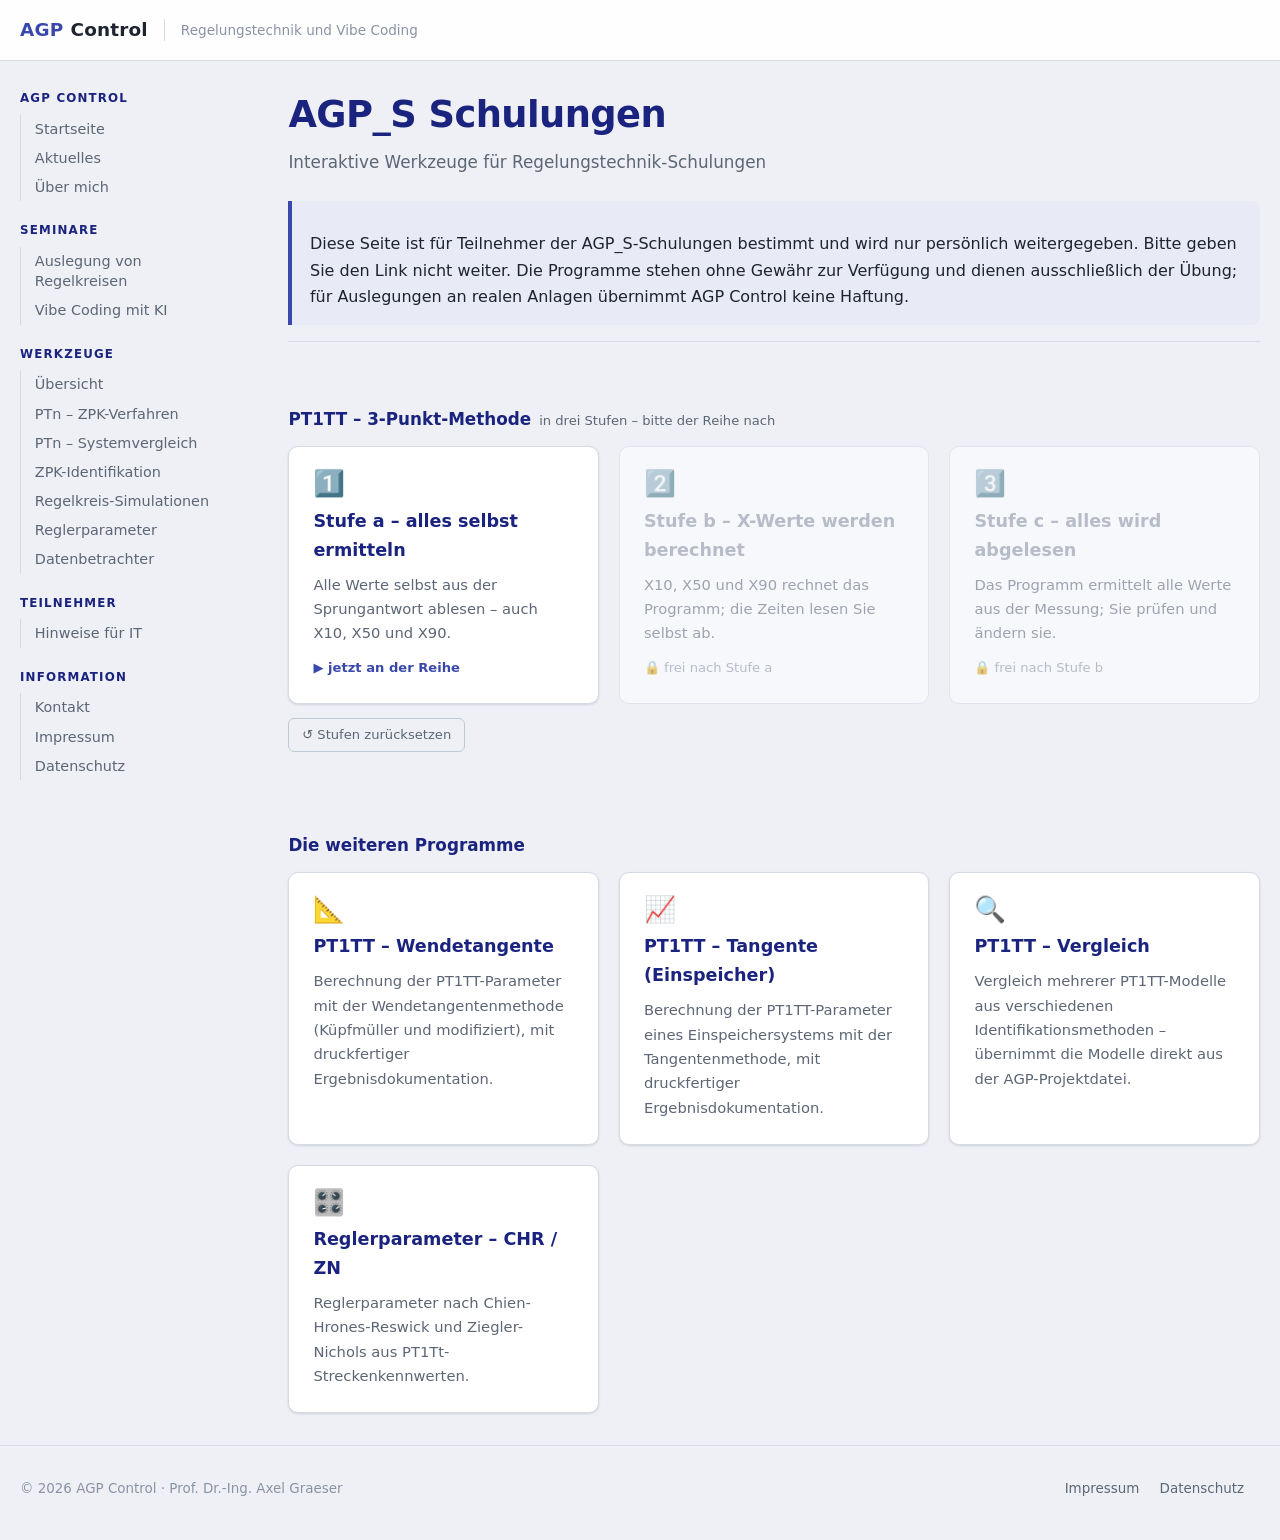
<file: siemens.html>
<!DOCTYPE html>
<html lang="de">
<head>
  <meta charset="UTF-8" />
  <meta name="viewport" content="width=device-width, initial-scale=1.0" />
  <title>AGP Control – AGP_S Schulungen</title>
  <link rel="stylesheet" href="stil/agp-design-system.css" />
  <link rel="stylesheet" href="stil/seite.css" />
  <script src="stil/navigation.js" defer></script>
  <script src="stil/stufen.js" defer></script>
</head>
<body class="ohne-js">

<a class="skip" href="#inhalt">Zum Inhalt springen</a>

<header class="kopf">
  <div class="wrap">
    <a class="marke" href="index.html"><b>AGP</b> Control</a>
    <span class="unterzeile">Regelungstechnik und Vibe Coding</span>
  </div>
</header>

<div class="rahmen">

  <nav id="seitennav" class="seitennav" aria-label="Hauptnavigation">
    <a href="index.html">Startseite</a>
  </nav>

  <main id="inhalt" class="inhalt">
    <h1>AGP_S Schulungen</h1>
    <p class="vorspann">Interaktive Werkzeuge für Regelungstechnik-Schulungen</p>

    <div class="kasten">
      <p>Diese Seite ist für Teilnehmer der AGP_S-Schulungen bestimmt und wird nur
      persönlich weitergegeben. Bitte geben Sie den Link nicht weiter. Die Programme
      stehen ohne Gewähr zur Verfügung und dienen ausschließlich der Übung; für
      Auslegungen an realen Anlagen übernimmt AGP Control keine Haftung.</p>
    </div>

    <!-- 3-Punkt-Methode in drei Stufen (seit 27.10.2026, wie ZPK auf hdt.html).
         Noch ohne Subdomain, deshalb die Render-Adresse. -->
    <section data-stufen-key="agpcontrol_siemens_stufe">
      <h2 class="zwischentitel">PT1TT – 3-Punkt-Methode
        <span>in drei Stufen – bitte der Reihe nach</span></h2>

      <div class="raster raster-auto">
        <a class="karte stufe" data-stufe="1" href="https://webapp-pt1tt-3punkt.onrender.com/?modus=a">
          <div class="symbol" aria-hidden="true">1️⃣</div>
          <h3>Stufe a – alles selbst ermitteln</h3>
          <p>Alle Werte selbst aus der Sprungantwort ablesen – auch X10, X50 und X90.</p>
          <span class="stufe-status"></span>
        </a>
        <a class="karte stufe" data-stufe="2" href="https://webapp-pt1tt-3punkt.onrender.com/?modus=b">
          <div class="symbol" aria-hidden="true">2️⃣</div>
          <h3>Stufe b – X-Werte werden berechnet</h3>
          <p>X10, X50 und X90 rechnet das Programm; die Zeiten lesen Sie selbst ab.</p>
          <span class="stufe-status"></span>
        </a>
        <a class="karte stufe" data-stufe="3" href="https://webapp-pt1tt-3punkt.onrender.com/?modus=c">
          <div class="symbol" aria-hidden="true">3️⃣</div>
          <h3>Stufe c – alles wird abgelesen</h3>
          <p>Das Programm ermittelt alle Werte aus der Messung; Sie prüfen und ändern sie.</p>
          <span class="stufe-status"></span>
        </a>
      </div>
      <p style="margin-top:.9rem"><button type="button" class="btn-klein" data-stufen-reset>↺ Stufen zurücksetzen</button></p>
    </section>

    <h2 class="zwischentitel">Die weiteren Programme</h2>
    <!-- Python-Neufassungen (seit 20.10.2026). Noch ohne Subdomain,
         deshalb die Render-Adressen. -->
    <div class="raster raster-auto">
      <a class="karte" href="https://webapp-pt1tt-wendetangente.onrender.com/">
        <div class="symbol" aria-hidden="true">📐</div>
        <h3>PT1TT – Wendetangente</h3>
        <p>Berechnung der PT1TT-Parameter mit der Wendetangentenmethode
           (Küpfmüller und modifiziert), mit druckfertiger Ergebnisdokumentation.</p>
      </a>
      <a class="karte" href="https://webapp-pt1tt-tangente.onrender.com/">
        <div class="symbol" aria-hidden="true">📈</div>
        <h3>PT1TT – Tangente (Einspeicher)</h3>
        <p>Berechnung der PT1TT-Parameter eines Einspeichersystems mit der
           Tangentenmethode, mit druckfertiger Ergebnisdokumentation.</p>
      </a>
      <a class="karte" href="https://webapp-pt1tt-vergleich.onrender.com/">
        <div class="symbol" aria-hidden="true">🔍</div>
        <h3>PT1TT – Vergleich</h3>
        <p>Vergleich mehrerer PT1TT-Modelle aus verschiedenen Identifikationsmethoden –
           übernimmt die Modelle direkt aus der AGP-Projektdatei.</p>
      </a>
      <a class="karte" href="https://reglerparameter-s.agpcontrol.com/">
        <div class="symbol" aria-hidden="true">🎛️</div>
        <h3>Reglerparameter – CHR / ZN</h3>
        <p>Reglerparameter nach Chien-Hrones-Reswick und Ziegler-Nichols aus PT1Tt-Streckenkennwerten.</p>
      </a>
    </div>
  </main>
</div>

<footer class="fuss">
  <div class="wrap" style="width:min(1240px, 100% - 2.5rem)">
    <span>© 2026 AGP Control · Prof. Dr.-Ing. Axel Graeser</span>
    <span>
      <a href="impressum.html">Impressum</a>
      <a href="datenschutz.html">Datenschutz</a>
    </span>
  </div>
</footer>

</body>
</html>
</file>
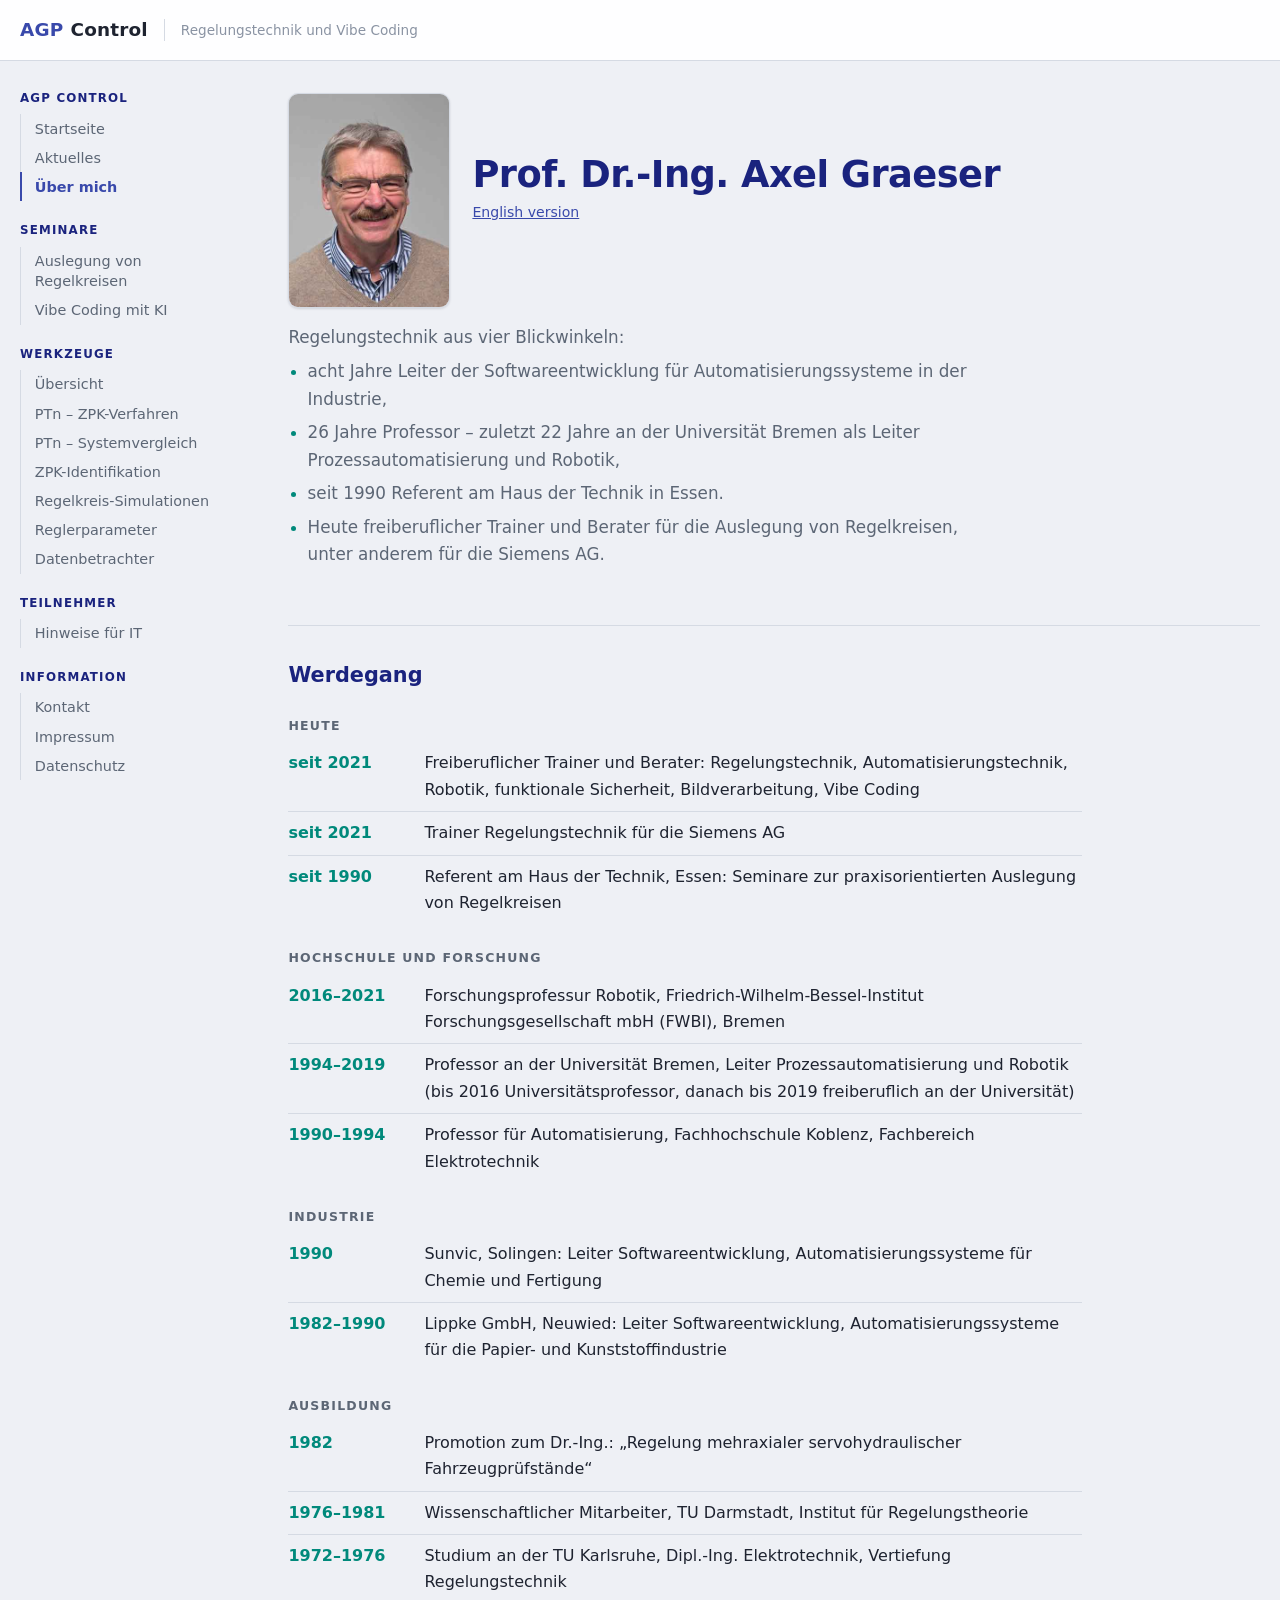
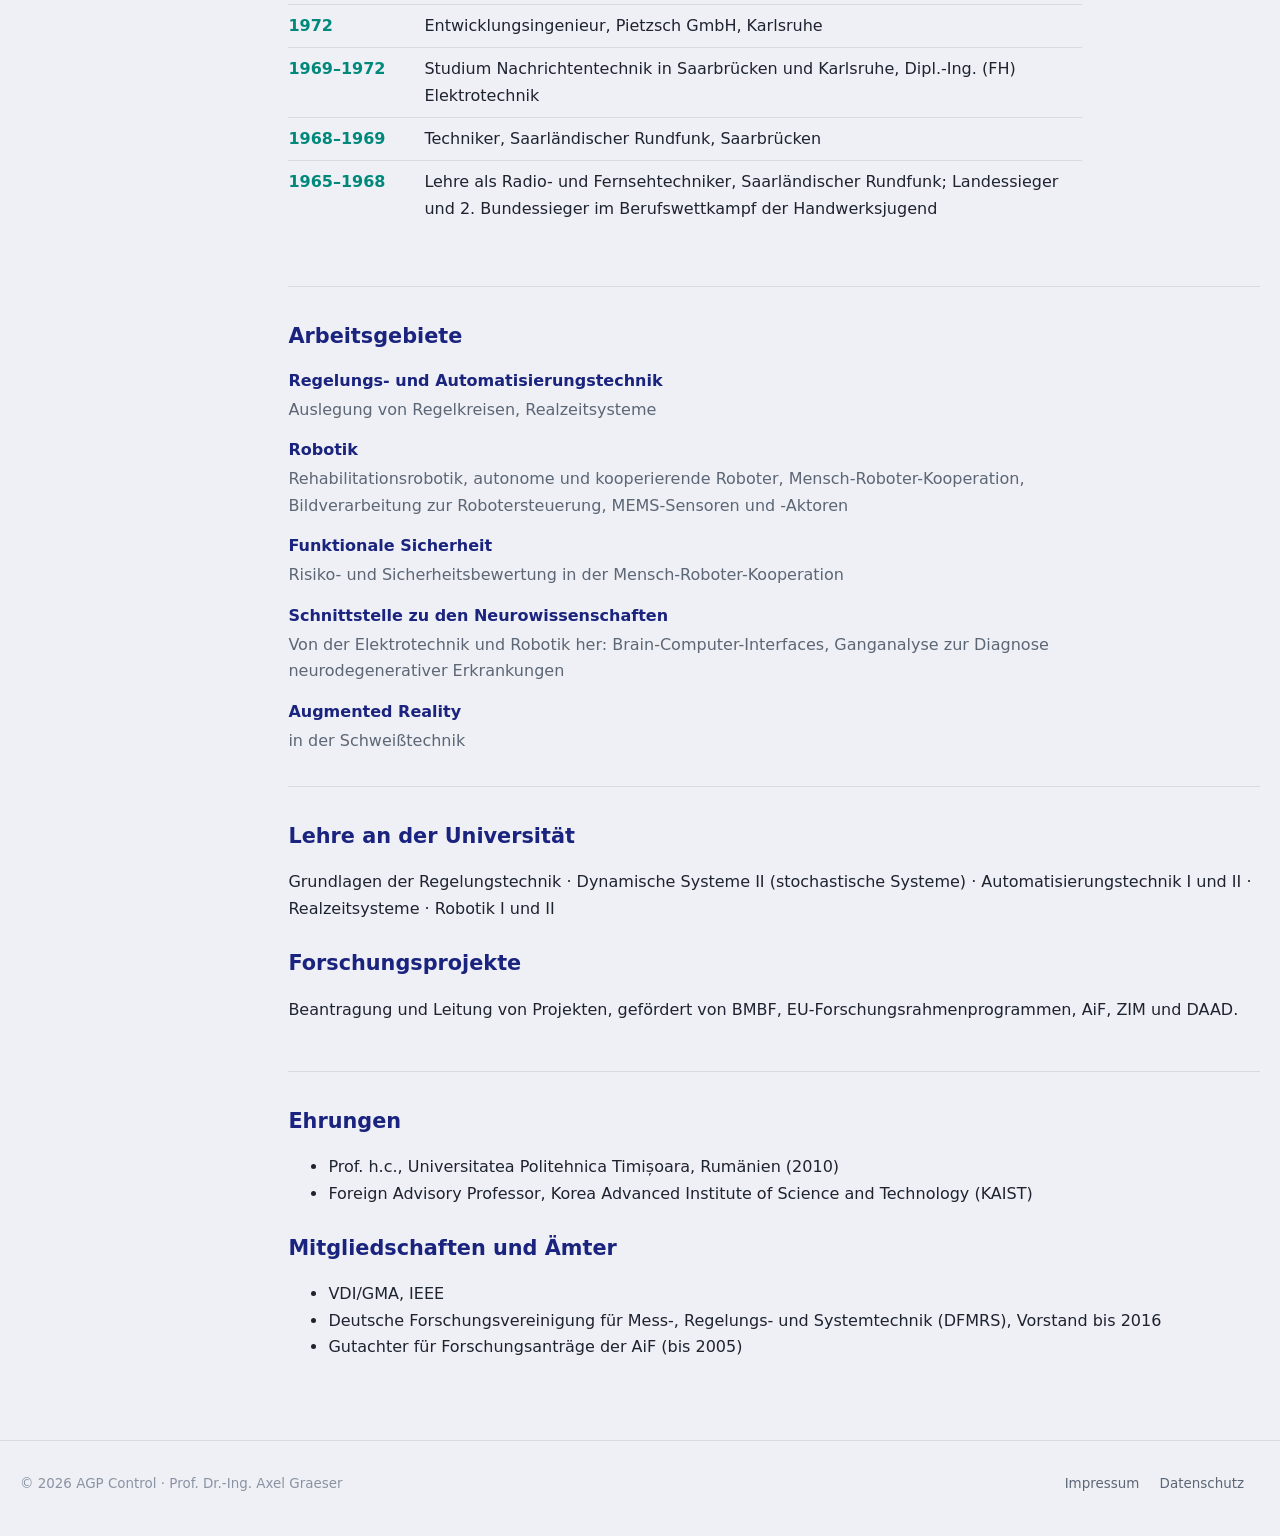
<file: ueber-mich.html>
<!DOCTYPE html>
<html lang="de">
<head>
  <meta charset="UTF-8" />
  <meta name="viewport" content="width=device-width, initial-scale=1.0" />
  <title>Über mich – AGP Control</title>
  <meta name="description" content="Werdegang von Prof. Dr.-Ing. Axel Graeser: Industrie, Universität Bremen, Haus der Technik." />
  <link rel="alternate" hreflang="en" href="about.html" />
  <link rel="stylesheet" href="stil/agp-design-system.css" />
  <link rel="stylesheet" href="stil/seite.css" />
  <script src="stil/navigation.js" defer></script>
</head>
<body class="ohne-js">

<a class="skip" href="#inhalt">Zum Inhalt springen</a>

<!-- Rohtext: 20_Texte\ueber-mich.md (dort auch die englische Fassung) -->

<header class="kopf">
  <div class="wrap">
    <a class="marke" href="index.html"><b>AGP</b> Control</a>
    <span class="unterzeile">Regelungstechnik und Vibe Coding</span>
  </div>
</header>

<div class="rahmen">

  <nav id="seitennav" class="seitennav" aria-label="Hauptnavigation">
    <a href="index.html">Startseite</a>
  </nav>

  <main id="inhalt" class="inhalt">

    <section>
      <div class="kopf-person">
        <img class="profil-foto" src="bilder/portrait-graeser.jpg" width="355" height="473"
             alt="Porträt Prof. Dr.-Ing. Axel Graeser" />
        <div>
          <h1>Prof. Dr.-Ing. Axel Graeser</h1>
          <p class="sprachwahl"><a href="about.html" hreflang="en" lang="en">English version</a></p>
        </div>
      </div>
      <p class="vorspann" style="margin-bottom:.4rem">Regelungstechnik aus vier Blickwinkeln:</p>
      <ul class="profil-liste vorspann">
        <li>acht Jahre Leiter der Softwareentwicklung für Automatisierungssysteme in der Industrie,</li>
        <li>26&nbsp;Jahre Professor – zuletzt 22&nbsp;Jahre an der Universität Bremen als Leiter Prozessautomatisierung und Robotik,</li>
        <li>seit 1990 Referent am Haus der Technik in Essen.</li>
        <li>Heute freiberuflicher Trainer und Berater für die Auslegung von Regelkreisen, unter anderem für die Siemens AG.</li>
      </ul>
    </section>

    <section>
      <h2>Werdegang</h2>

      <h3 class="lauf-block">Heute</h3>
      <ul class="lauf">
        <li><span class="jahr">seit 2021</span><span>Freiberuflicher Trainer und Berater: Regelungstechnik, Automatisierungstechnik, Robotik, funktionale Sicherheit, Bildverarbeitung, Vibe Coding</span></li>
        <li><span class="jahr">seit 2021</span><span>Trainer Regelungstechnik für die Siemens AG</span></li>
        <li><span class="jahr">seit 1990</span><span>Referent am Haus der Technik, Essen: Seminare zur praxisorientierten Auslegung von Regelkreisen</span></li>
      </ul>

      <h3 class="lauf-block">Hochschule und Forschung</h3>
      <ul class="lauf">
        <li><span class="jahr">2016–2021</span><span>Forschungsprofessur Robotik, Friedrich-Wilhelm-Bessel-Institut Forschungsgesellschaft mbH (FWBI), Bremen</span></li>
        <li><span class="jahr">1994–2019</span><span>Professor an der Universität Bremen, Leiter Prozessautomatisierung und Robotik (bis 2016 Universitätsprofessor, danach bis 2019 freiberuflich an der Universität)</span></li>
        <li><span class="jahr">1990–1994</span><span>Professor für Automatisierung, Fachhochschule Koblenz, Fachbereich Elektrotechnik</span></li>
      </ul>

      <h3 class="lauf-block">Industrie</h3>
      <ul class="lauf">
        <li><span class="jahr">1990</span><span>Sunvic, Solingen: Leiter Softwareentwicklung, Automatisierungssysteme für Chemie und Fertigung</span></li>
        <li><span class="jahr">1982–1990</span><span>Lippke GmbH, Neuwied: Leiter Softwareentwicklung, Automatisierungssysteme für die Papier- und Kunststoffindustrie</span></li>
      </ul>

      <h3 class="lauf-block">Ausbildung</h3>
      <ul class="lauf">
        <li><span class="jahr">1982</span><span>Promotion zum Dr.-Ing.: „Regelung mehraxialer servohydraulischer Fahrzeugprüfstände“</span></li>
        <li><span class="jahr">1976–1981</span><span>Wissenschaftlicher Mitarbeiter, TU Darmstadt, Institut für Regelungstheorie</span></li>
        <li><span class="jahr">1972–1976</span><span>Studium an der TU Karlsruhe, Dipl.-Ing. Elektrotechnik, Vertiefung Regelungstechnik</span></li>
        <li><span class="jahr">1972</span><span>Entwicklungsingenieur, Pietzsch GmbH, Karlsruhe</span></li>
        <li><span class="jahr">1969–1972</span><span>Studium Nachrichtentechnik in Saarbrücken und Karlsruhe, Dipl.-Ing. (FH) Elektrotechnik</span></li>
        <li><span class="jahr">1968–1969</span><span>Techniker, Saarländischer Rundfunk, Saarbrücken</span></li>
        <li><span class="jahr">1965–1968</span><span>Lehre als Radio- und Fernsehtechniker, Saarländischer Rundfunk; Landessieger und 2.&nbsp;Bundessieger im Berufswettkampf der Handwerksjugend</span></li>
      </ul>
    </section>

    <section>
      <h2>Arbeitsgebiete</h2>
      <dl class="gebiete">
        <dt>Regelungs- und Automatisierungstechnik</dt>
        <dd>Auslegung von Regelkreisen, Realzeitsysteme</dd>
        <dt>Robotik</dt>
        <dd>Rehabilitationsrobotik, autonome und kooperierende Roboter, Mensch-Roboter-Kooperation, Bildverarbeitung zur Robotersteuerung, MEMS-Sensoren und -Aktoren</dd>
        <dt>Funktionale Sicherheit</dt>
        <dd>Risiko- und Sicherheitsbewertung in der Mensch-Roboter-Kooperation</dd>
        <dt>Schnittstelle zu den Neurowissenschaften</dt>
        <dd>Von der Elektrotechnik und Robotik her: Brain-Computer-Interfaces, Ganganalyse zur Diagnose neurodegenerativer Erkrankungen</dd>
        <dt>Augmented Reality</dt>
        <dd>in der Schweißtechnik</dd>
      </dl>
    </section>

    <section>
      <h2>Lehre an der Universität</h2>
      <p>Grundlagen der Regelungstechnik · Dynamische Systeme II (stochastische
         Systeme) · Automatisierungstechnik I und II · Realzeitsysteme ·
         Robotik I und II</p>

      <h2 style="margin-top:1.5rem">Forschungsprojekte</h2>
      <p>Beantragung und Leitung von Projekten, gefördert von BMBF,
         EU-Forschungsrahmenprogrammen, AiF, ZIM und DAAD.</p>
    </section>

    <section>
      <h2>Ehrungen</h2>
      <ul>
        <li>Prof. h.c., Universitatea Politehnica Timișoara, Rumänien (2010)</li>
        <li>Foreign Advisory Professor, Korea Advanced Institute of Science and Technology (KAIST)</li>
      </ul>

      <h2 style="margin-top:1.5rem">Mitgliedschaften und Ämter</h2>
      <ul>
        <li>VDI/GMA, IEEE</li>
        <li>Deutsche Forschungsvereinigung für Mess-, Regelungs- und Systemtechnik (DFMRS), Vorstand bis 2016</li>
        <li>Gutachter für Forschungsanträge der AiF (bis 2005)</li>
      </ul>
    </section>

  </main>
</div>

<footer class="fuss">
  <div class="wrap" style="width:min(1240px, 100% - 2.5rem)">
    <span>© 2026 AGP Control · Prof. Dr.-Ing. Axel Graeser</span>
    <span>
      <a href="impressum.html">Impressum</a>
      <a href="datenschutz.html">Datenschutz</a>
    </span>
  </div>
</footer>

</body>
</html>
</file>
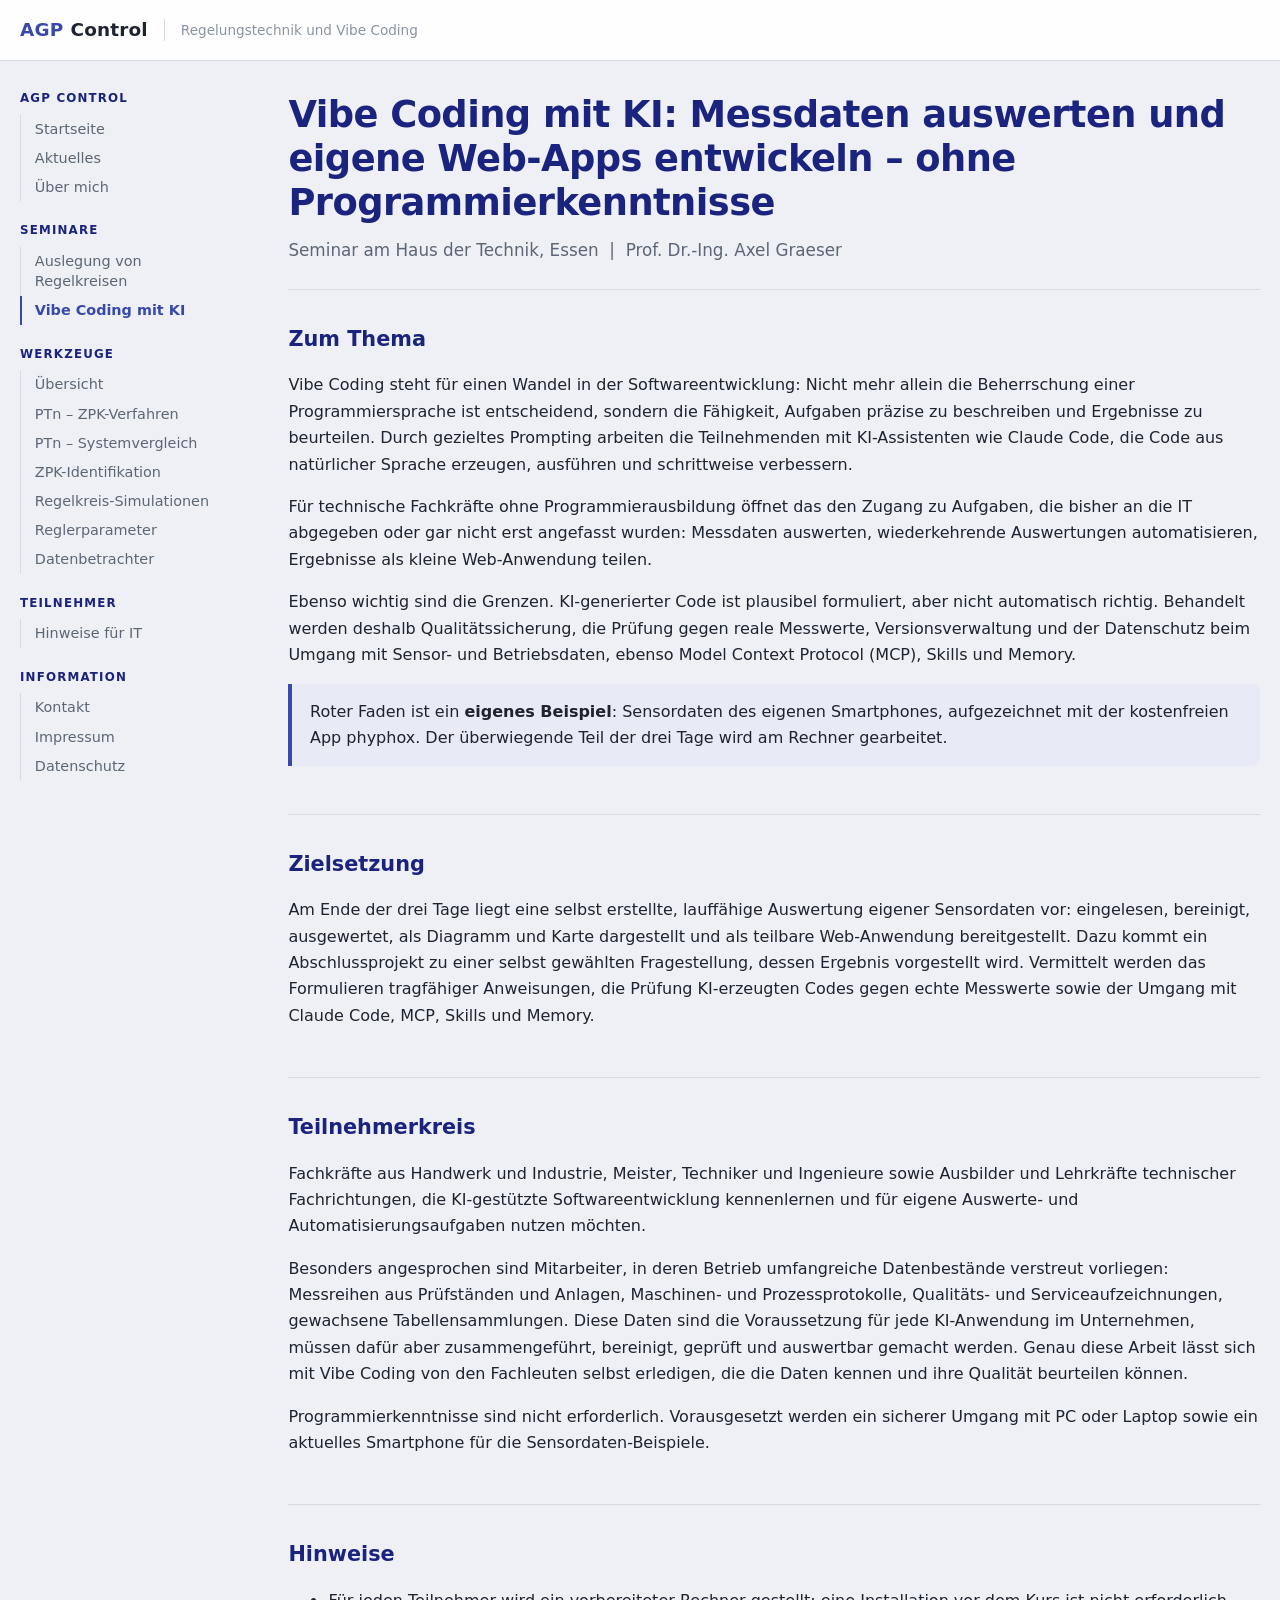
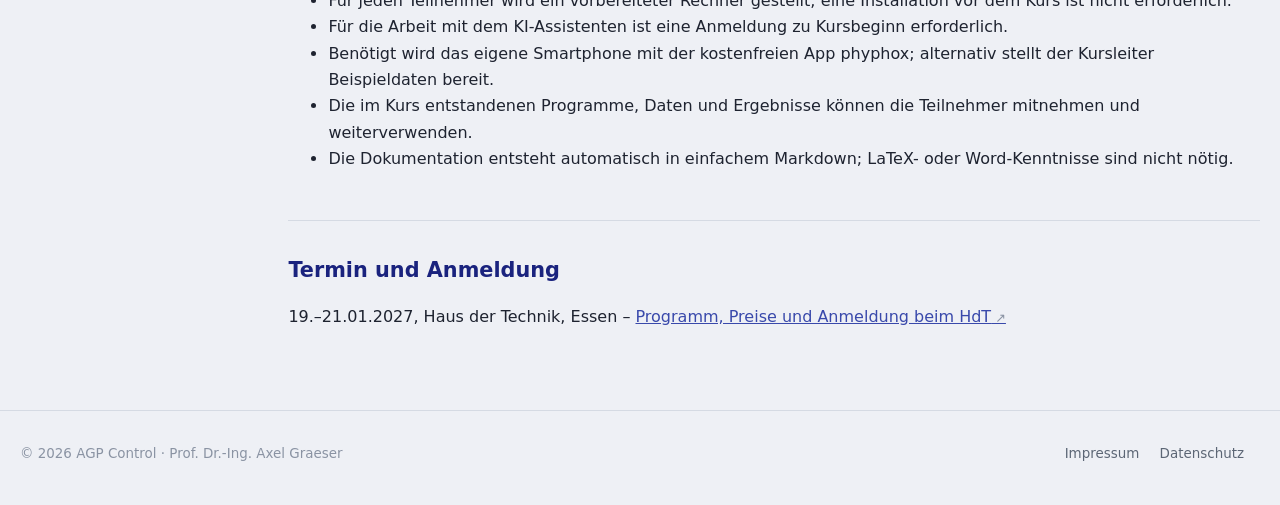
<file: vibecoding-kurs.html>
<!DOCTYPE html>
<html lang="de">
<head>
  <meta charset="UTF-8" />
  <meta name="viewport" content="width=device-width, initial-scale=1.0" />
  <title>Seminar – Vibe Coding mit KI: Messdaten auswerten und eigene Web-Apps entwickeln</title>
  <link rel="stylesheet" href="stil/agp-design-system.css" />
  <link rel="stylesheet" href="stil/seite.css" />
  <script src="stil/navigation.js" defer></script>
</head>
<body class="ohne-js">

<a class="skip" href="#inhalt">Zum Inhalt springen</a>

<header class="kopf">
  <div class="wrap">
    <a class="marke" href="index.html"><b>AGP</b> Control</a>
    <span class="unterzeile">Regelungstechnik und Vibe Coding</span>
  </div>
</header>

<div class="rahmen">

  <nav id="seitennav" class="seitennav" aria-label="Hauptnavigation">
    <a href="index.html">Startseite</a>
  </nav>

  <main id="inhalt" class="inhalt">
    <!-- Kursbeschreibung (Seminarseite). Nicht verwechseln mit vibecoding.html,
         der Werkzeugseite für Teilnehmer (seit 18.11.2026 ausgeblendet).
         Quelle der Texte: Absatz 1 von „Zum Thema“ wie auf der HdT-Seite
         (von Axel eingefügt, 19.11.2026), alles Übrige aus
         1a_d_HdT-Vibe-Coding-Kurs\10_Konzept\Seminartexte-Vorschlag-2026-09-04.md. -->

    <h1>Vibe Coding mit KI: Messdaten auswerten und eigene Web-Apps entwickeln – ohne Programmierkenntnisse</h1>
    <p class="vorspann">Seminar am Haus der Technik, Essen &nbsp;|&nbsp; Prof. Dr.-Ing. Axel Graeser</p>

  <section>
    <h2>Zum Thema</h2>
    <p>
      Vibe Coding steht für einen Wandel in der Softwareentwicklung: Nicht mehr
      allein die Beherrschung einer Programmiersprache ist entscheidend, sondern
      die Fähigkeit, Aufgaben präzise zu beschreiben und Ergebnisse zu beurteilen.
      Durch gezieltes Prompting arbeiten die Teilnehmenden mit KI-Assistenten wie
      Claude Code, die Code aus natürlicher Sprache erzeugen, ausführen und
      schrittweise verbessern.
    </p>
    <p>
      Für technische Fachkräfte ohne Programmierausbildung öffnet das den Zugang
      zu Aufgaben, die bisher an die IT abgegeben oder gar nicht erst angefasst
      wurden: Messdaten auswerten, wiederkehrende Auswertungen automatisieren,
      Ergebnisse als kleine Web-Anwendung teilen.
    </p>
    <p>
      Ebenso wichtig sind die Grenzen. KI-generierter Code ist plausibel
      formuliert, aber nicht automatisch richtig. Behandelt werden deshalb
      Qualitätssicherung, die Prüfung gegen reale Messwerte, Versionsverwaltung
      und der Datenschutz beim Umgang mit Sensor- und Betriebsdaten, ebenso
      Model Context Protocol (MCP), Skills und Memory.
    </p>
    <div class="kasten">
      Roter Faden ist ein <strong>eigenes Beispiel</strong>: Sensordaten des
      eigenen Smartphones, aufgezeichnet mit der kostenfreien App phyphox. Der
      überwiegende Teil der drei Tage wird am Rechner gearbeitet.
    </div>
  </section>

  <section>
    <h2>Zielsetzung</h2>
    <p>
      Am Ende der drei Tage liegt eine selbst erstellte, lauffähige Auswertung
      eigener Sensordaten vor: eingelesen, bereinigt, ausgewertet, als Diagramm
      und Karte dargestellt und als teilbare Web-Anwendung bereitgestellt. Dazu
      kommt ein Abschlussprojekt zu einer selbst gewählten Fragestellung, dessen
      Ergebnis vorgestellt wird. Vermittelt werden das Formulieren tragfähiger
      Anweisungen, die Prüfung KI-erzeugten Codes gegen echte Messwerte sowie
      der Umgang mit Claude Code, MCP, Skills und Memory.
    </p>
  </section>

  <section>
    <h2>Teilnehmerkreis</h2>
    <p>
      Fachkräfte aus Handwerk und Industrie, Meister, Techniker und Ingenieure
      sowie Ausbilder und Lehrkräfte technischer Fachrichtungen, die
      KI-gestützte Softwareentwicklung kennenlernen und für eigene Auswerte- und
      Automatisierungsaufgaben nutzen möchten.
    </p>
    <p>
      Besonders angesprochen sind Mitarbeiter, in deren Betrieb umfangreiche
      Datenbestände verstreut vorliegen: Messreihen aus Prüfständen und Anlagen,
      Maschinen- und Prozessprotokolle, Qualitäts- und Serviceaufzeichnungen,
      gewachsene Tabellensammlungen. Diese Daten sind die Voraussetzung für jede
      KI-Anwendung im Unternehmen, müssen dafür aber zusammengeführt, bereinigt,
      geprüft und auswertbar gemacht werden. Genau diese Arbeit lässt sich mit
      Vibe Coding von den Fachleuten selbst erledigen, die die Daten kennen und
      ihre Qualität beurteilen können.
    </p>
    <p>
      Programmierkenntnisse sind nicht erforderlich. Vorausgesetzt werden ein
      sicherer Umgang mit PC oder Laptop sowie ein aktuelles Smartphone für die
      Sensordaten-Beispiele.
    </p>
  </section>

  <section>
    <h2>Hinweise</h2>
    <ul>
      <li>Für jeden Teilnehmer wird ein vorbereiteter Rechner gestellt; eine
          Installation vor dem Kurs ist nicht erforderlich.</li>
      <li>Für die Arbeit mit dem KI-Assistenten ist eine Anmeldung zu
          Kursbeginn erforderlich.</li>
      <li>Benötigt wird das eigene Smartphone mit der kostenfreien App phyphox;
          alternativ stellt der Kursleiter Beispieldaten bereit.</li>
      <li>Die im Kurs entstandenen Programme, Daten und Ergebnisse können die
          Teilnehmer mitnehmen und weiterverwenden.</li>
      <li>Die Dokumentation entsteht automatisch in einfachem Markdown; LaTeX-
          oder Word-Kenntnisse sind nicht nötig.</li>
    </ul>
  </section>

  <section>
    <h2>Termin und Anmeldung</h2>
    <p>
      19.–21.01.2027, Haus der Technik, Essen –
      <a href="https://www.hdt.de/vibe-coding-mit-ki-messdaten-auswerten-und-eigene-web-apps-entwickeln-ohne-programmierkenntnisse-vv00062/"
         target="_blank" rel="noopener">Programm, Preise und Anmeldung beim HdT<span class="nav-extern" aria-label="(neues Fenster)"> ↗</span></a>
    </p>
  </section>
  </main>
</div>

<footer class="fuss">
  <div class="wrap" style="width:min(1240px, 100% - 2.5rem)">
    <span>© 2026 AGP Control · Prof. Dr.-Ing. Axel Graeser</span>
    <span>
      <a href="impressum.html">Impressum</a>
      <a href="datenschutz.html">Datenschutz</a>
    </span>
  </div>
</footer>

</body>
</html>
</file>
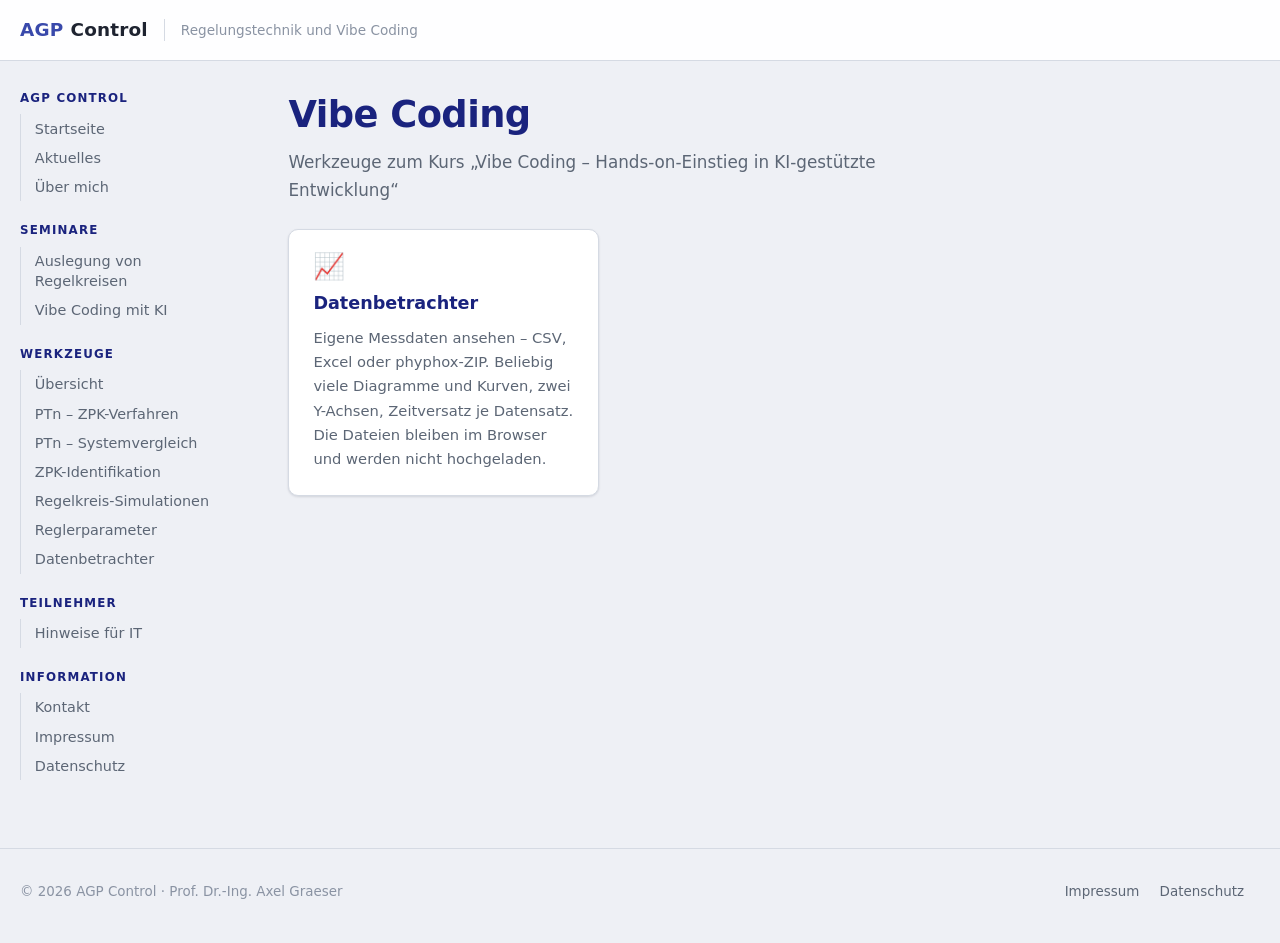
<file: vibecoding.html>
<!DOCTYPE html>
<html lang="de">
<head>
  <meta charset="UTF-8" />
  <meta name="viewport" content="width=device-width, initial-scale=1.0" />
  <title>AGP Control – Vibe Coding</title>
  <link rel="stylesheet" href="stil/agp-design-system.css" />
  <link rel="stylesheet" href="stil/seite.css" />
  <script src="stil/navigation.js" defer></script>
</head>
<body class="ohne-js">

<a class="skip" href="#inhalt">Zum Inhalt springen</a>

<header class="kopf">
  <div class="wrap">
    <a class="marke" href="index.html"><b>AGP</b> Control</a>
    <span class="unterzeile">Regelungstechnik und Vibe Coding</span>
  </div>
</header>

<div class="rahmen">

  <nav id="seitennav" class="seitennav" aria-label="Hauptnavigation">
    <a href="index.html">Startseite</a>
  </nav>

  <main id="inhalt" class="inhalt">
    <h1>Vibe Coding</h1>
    <p class="vorspann">Werkzeuge zum Kurs „Vibe Coding – Hands-on-Einstieg in KI-gestützte Entwicklung“</p>

    <div class="raster raster-auto">
      <!-- Netlify-Site datenbetrachter-hdt (Repo agpgraeser/Datenbetrachter),
           gemeinsam mit dem HdT-RT-Kurs, seit 06.10.2026. -->
      <a class="karte" href="https://datenbetrachter.agpcontrol.com/">
        <div class="symbol" aria-hidden="true">📈</div>
        <h3>Datenbetrachter</h3>
        <p>Eigene Messdaten ansehen – CSV, Excel oder phyphox-ZIP. Beliebig viele
           Diagramme und Kurven, zwei Y-Achsen, Zeitversatz je Datensatz. Die
           Dateien bleiben im Browser und werden nicht hochgeladen.</p>
      </a>
    </div>
  </main>
</div>

<footer class="fuss">
  <div class="wrap" style="width:min(1240px, 100% - 2.5rem)">
    <span>© 2026 AGP Control · Prof. Dr.-Ing. Axel Graeser</span>
    <span>
      <a href="impressum.html">Impressum</a>
      <a href="datenschutz.html">Datenschutz</a>
    </span>
  </div>
</footer>

</body>
</html>
</file>
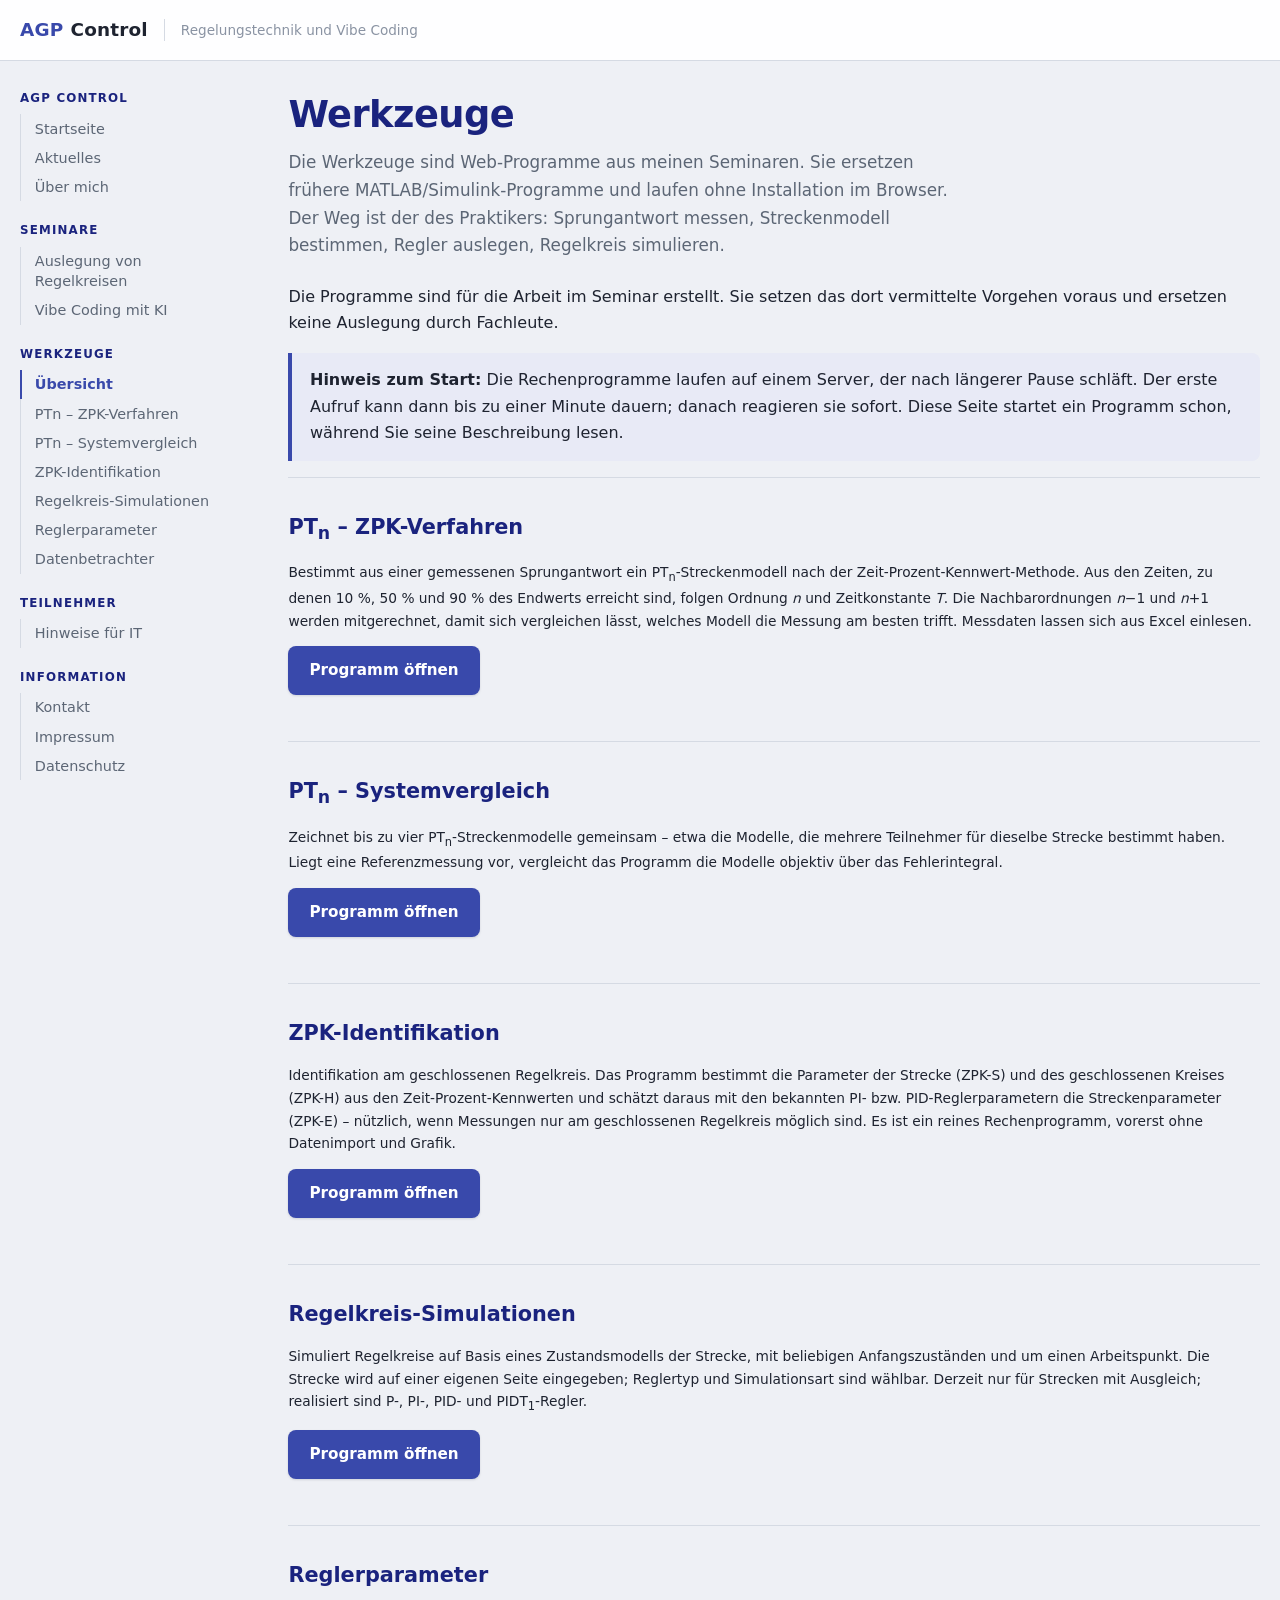
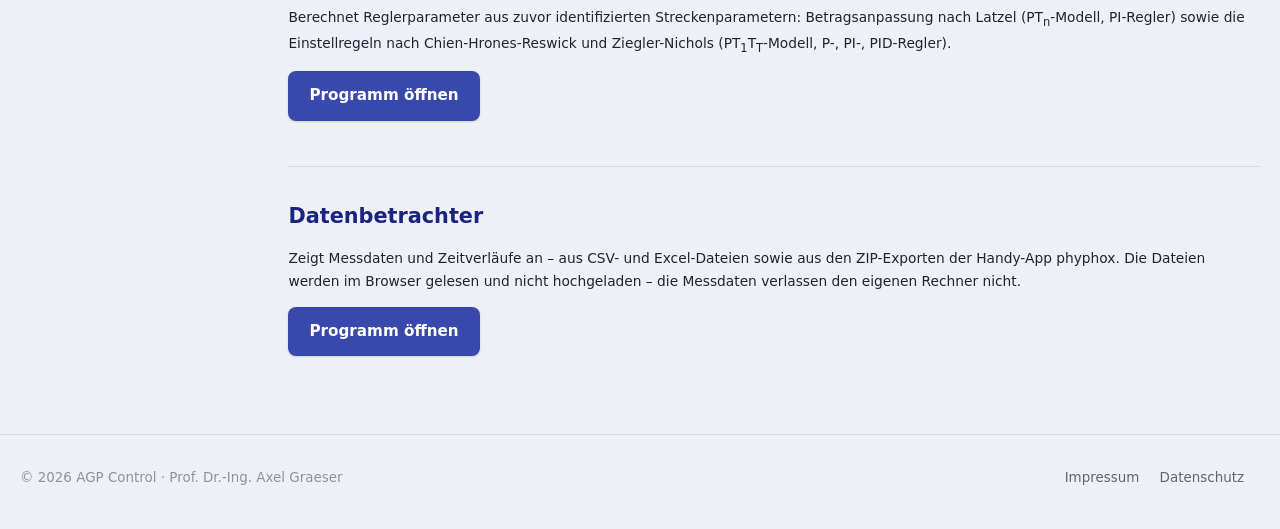
<file: werkzeuge.html>
<!DOCTYPE html>
<html lang="de">
<head>
  <meta charset="UTF-8" />
  <meta name="viewport" content="width=device-width, initial-scale=1.0" />
  <title>Werkzeuge – AGP Control</title>
  <link rel="stylesheet" href="stil/agp-design-system.css" />
  <link rel="stylesheet" href="stil/seite.css" />
  <script src="stil/navigation.js" defer></script>
  <script src="stil/aufwecken.js" defer></script>
</head>
<body class="ohne-js">

<a class="skip" href="#inhalt">Zum Inhalt springen</a>

<header class="kopf">
  <div class="wrap">
    <a class="marke" href="index.html"><b>AGP</b> Control</a>
    <span class="unterzeile">Regelungstechnik und Vibe Coding</span>
  </div>
</header>

<div class="rahmen">

  <nav id="seitennav" class="seitennav" aria-label="Hauptnavigation">
    <a href="index.html">Startseite</a>
  </nav>

  <main id="inhalt" class="inhalt">

    <h1>Werkzeuge</h1>
    <p class="vorspann">
      Die Werkzeuge sind Web-Programme aus meinen Seminaren. Sie ersetzen frühere
      MATLAB/Simulink-Programme und laufen ohne Installation im Browser. Der Weg ist
      der des Praktikers: Sprungantwort messen, Streckenmodell bestimmen, Regler
      auslegen, Regelkreis simulieren.
    </p>
    <p>
      Die Programme sind für die Arbeit im Seminar erstellt. Sie setzen das dort
      vermittelte Vorgehen voraus und ersetzen keine Auslegung durch Fachleute.
    </p>
    <div class="kasten">
      <strong>Hinweis zum Start:</strong> Die Rechenprogramme laufen auf einem Server,
      der nach längerer Pause schläft. Der erste Aufruf kann dann bis zu einer Minute
      dauern; danach reagieren sie sofort. Diese Seite startet ein Programm schon,
      während Sie seine Beschreibung lesen.
    </div>

    <section class="werkzeug" id="ptn-zpk" data-wecken="https://ptn-zpk.agpcontrol.com/">
      <h2>PT<sub>n</sub> – ZPK-Verfahren</h2>
      <p>
        Bestimmt aus einer gemessenen Sprungantwort ein PT<sub>n</sub>-Streckenmodell
        nach der Zeit-Prozent-Kennwert-Methode. Aus den Zeiten, zu denen 10&nbsp;%,
        50&nbsp;% und 90&nbsp;% des Endwerts erreicht sind, folgen Ordnung&nbsp;<i>n</i>
        und Zeitkonstante&nbsp;<i>T</i>. Die Nachbarordnungen <i>n</i>−1 und <i>n</i>+1
        werden mitgerechnet, damit sich vergleichen lässt, welches Modell die Messung
        am besten trifft. Messdaten lassen sich aus Excel einlesen.
      </p>
      <p class="werkzeug-start">
        <a class="btn btn-voll" data-oeffnen href="https://ptn-zpk.agpcontrol.com/">Programm öffnen</a>
        <span class="werkzeug-status" aria-live="polite"></span>
      </p>
    </section>

    <section class="werkzeug" id="ptn-vergleich" data-wecken="https://ptn-vergleich.agpcontrol.com/">
      <h2>PT<sub>n</sub> – Systemvergleich</h2>
      <p>
        Zeichnet bis zu vier PT<sub>n</sub>-Streckenmodelle gemeinsam – etwa die Modelle,
        die mehrere Teilnehmer für dieselbe Strecke bestimmt haben. Liegt eine
        Referenzmessung vor, vergleicht das Programm die Modelle objektiv über das
        Fehlerintegral.
      </p>
      <p class="werkzeug-start">
        <a class="btn btn-voll" data-oeffnen href="https://ptn-vergleich.agpcontrol.com/">Programm öffnen</a>
        <span class="werkzeug-status" aria-live="polite"></span>
      </p>
    </section>

    <section class="werkzeug" id="zpk-identifikation" data-wecken="https://zpk-identifikation.agpcontrol.com/">
      <h2>ZPK-Identifikation</h2>
      <p>
        Identifikation am geschlossenen Regelkreis. Das Programm bestimmt die Parameter
        der Strecke (ZPK-S) und des geschlossenen Kreises (ZPK-H) aus den
        Zeit-Prozent-Kennwerten und schätzt daraus mit den bekannten PI- bzw.
        PID-Reglerparametern die Streckenparameter (ZPK-E) – nützlich, wenn Messungen
        nur am geschlossenen Regelkreis möglich sind. Es ist ein reines Rechenprogramm,
        vorerst ohne Datenimport und Grafik.
      </p>
      <p class="werkzeug-start">
        <a class="btn btn-voll" data-oeffnen href="https://zpk-identifikation.agpcontrol.com/">Programm öffnen</a>
        <span class="werkzeug-status" aria-live="polite"></span>
      </p>
    </section>

    <section class="werkzeug" id="regelkreissimulationen" data-wecken="https://regelkreissimulationen.agpcontrol.com/">
      <h2>Regelkreis-Simulationen</h2>
      <p>
        Simuliert Regelkreise auf Basis eines Zustandsmodells der Strecke, mit beliebigen
        Anfangszuständen und um einen Arbeitspunkt. Die Strecke wird auf einer eigenen
        Seite eingegeben; Reglertyp und Simulationsart sind wählbar. Derzeit nur für
        Strecken mit Ausgleich; realisiert sind P-, PI-, PID- und PIDT<sub>1</sub>-Regler.
      </p>
      <p class="werkzeug-start">
        <a class="btn btn-voll" data-oeffnen href="https://regelkreissimulationen.agpcontrol.com/">Programm öffnen</a>
        <span class="werkzeug-status" aria-live="polite"></span>
      </p>
    </section>

    <section class="werkzeug" id="reglerparameter" data-wecken="https://reglerparameter.agpcontrol.com/">
      <h2>Reglerparameter</h2>
      <p>
        Berechnet Reglerparameter aus zuvor identifizierten Streckenparametern:
        Betragsanpassung nach Latzel (PT<sub>n</sub>-Modell, PI-Regler) sowie die
        Einstellregeln nach Chien-Hrones-Reswick und Ziegler-Nichols
        (PT<sub>1</sub>T<sub>T</sub>-Modell, P-, PI-, PID-Regler).
      </p>
      <p class="werkzeug-start">
        <a class="btn btn-voll" data-oeffnen href="https://reglerparameter.agpcontrol.com/">Programm öffnen</a>
        <span class="werkzeug-status" aria-live="polite"></span>
      </p>
    </section>

    <section class="werkzeug" id="datenbetrachter">
      <h2>Datenbetrachter</h2>
      <p>
        Zeigt Messdaten und Zeitverläufe an – aus CSV- und Excel-Dateien sowie aus den
        ZIP-Exporten der Handy-App phyphox. Die Dateien werden im Browser gelesen und
        nicht hochgeladen – die Messdaten verlassen den eigenen Rechner nicht.
      </p>
      <p class="werkzeug-start">
        <a class="btn btn-voll" href="https://datenbetrachter.agpcontrol.com/">Programm öffnen</a>
      </p>
    </section>

  </main>
</div>

<footer class="fuss">
  <div class="wrap" style="width:min(1240px, 100% - 2.5rem)">
    <span>© 2026 AGP Control · Prof. Dr.-Ing. Axel Graeser</span>
    <span>
      <a href="impressum.html">Impressum</a>
      <a href="datenschutz.html">Datenschutz</a>
    </span>
  </div>
</footer>

</body>
</html>
</file>
<file: stil/agp-design-system.css>
/* ============================================================================
   AGP·Control – Design System  v1.0
   Gemeinsame Designsprache für die Regelungstechnik-Web-Apps
   (PT1TT, PTkPTn, RegelkreisZustandsDemo, HdT-PI-Regelkreis, …)

   Einbinden:   <link rel="stylesheet" href="agp-design-system.css">
   Alle Klassen/Variablen sind mit  agp-  bzw.  --agp-  präfixiert, damit sie
   nicht mit vorhandenem App-CSS oder MUI kollidieren.

   Aufbau:  1) Tokens  2) App-Shell  3) Karten  4) Formulare/Felder
            5) Segmented Control  6) Checkbox/Toggle  7) Buttons
            8) Badges/Hinweise  9) Diagramm-Karten  10) Dark Mode
   ========================================================================== */

/* ── 1) Design-Tokens ─────────────────────────────────────────────────── */
:root {
  /* Markenfarben (aus dem Bestand der Apps abgeleitet) */
  --agp-brand:        #3949ab;   /* Indigo – Primärfarbe, Buttons, aktive Zustände */
  --agp-brand-strong: #283593;
  --agp-brand-deep:   #1a237e;   /* Header-Verlauf, Überschriften */
  --agp-brand-tint:   #e8eaf6;   /* helle Fläche, Sekundärbutton */
  --agp-accent:       #00897b;   /* Teal – Messgrößen / Stellgröße / Datenspur */

  /* Semantische Farben (getrennt vom Marken-Akzent) */
  --agp-ok:      #2e7d32;
  --agp-ok-bg:   #e8f5e9;
  --agp-ok-brd:  #a5d6a7;
  --agp-warn:    #8d6e00;
  --agp-warn-bg: #fff8e1;
  --agp-warn-brd:#ffe082;
  --agp-err:     #c62828;
  --agp-err-bg:  #ffebee;
  --agp-err-brd: #ef9a9a;

  /* Neutrale – leicht ins Indigo gezogen, damit sie „gewählt“ wirken */
  --agp-bg:      #eef0f5;   /* Seitenhintergrund */
  --agp-surface: #ffffff;   /* Karten, Panel */
  --agp-surface-2:#f7f8fb;  /* eingebettete Fläche, Input-Hintergrund */
  --agp-border:  #d5dae3;
  --agp-border-strong:#c2c9d6;
  --agp-ink:     #1e2330;   /* Haupttext */
  --agp-ink-muted:#5c6675;  /* Labels, Sekundärtext */
  --agp-ink-faint:#8a93a3;  /* Hinweise, Einheiten */

  /* Radien / Schatten / Ringe */
  --agp-r-sm: 6px;
  --agp-r-md: 8px;
  --agp-r-lg: 10px;
  --agp-shadow-1: 0 1px 3px rgba(20,28,55,.08), 0 1px 2px rgba(20,28,55,.06);
  --agp-shadow-2: 0 2px 8px rgba(20,28,55,.10);
  --agp-ring: 0 0 0 3px rgba(57,73,171,.28);   /* Fokusring */

  /* Typografie – ehrliche System-Stacks (keine externen Fonts, kein CDN) */
  --agp-font: system-ui, -apple-system, "Segoe UI", Roboto, Arial, sans-serif;
  --agp-mono: ui-monospace, "Cascadia Code", "Segoe UI Mono", Consolas, monospace;
  --agp-fs-xs: 0.72rem;
  --agp-fs-sm: 0.82rem;   /* Standard-UI-Größe der Apps */
  --agp-fs-md: 0.9rem;
  --agp-fs-lg: 1rem;
  --agp-fs-xl: 1.25rem;

  /* Abstände (4er-Raster) */
  --agp-sp-1: 4px;
  --agp-sp-2: 8px;
  --agp-sp-3: 12px;
  --agp-sp-4: 16px;
  --agp-sp-5: 24px;

  /* Kennzahlen der App-Shell */
  --agp-panel-min: 300px;  /* Mindestbreite des Parameter-Panels (Schutz auf schmalen Screens) */
  --agp-header-h: 56px;
}

/* ── 2) App-Shell: Header + Links/Rechts-Layout ───────────────────────── */
.agp-app {
  font-family: var(--agp-font);
  color: var(--agp-ink);
  background: var(--agp-bg);
  min-height: 100vh;
}

.agp-header {
  height: var(--agp-header-h);
  background: linear-gradient(100deg, var(--agp-brand-deep), var(--agp-brand-strong));
  color: #fff;
  display: flex;
  align-items: center;
  gap: var(--agp-sp-3);
  padding: 0 var(--agp-sp-4);
  box-shadow: var(--agp-shadow-2);
}
/* Markenzeichen + Wortmarke (Wiedererkennung über alle Apps) */
.agp-brand { display: flex; align-items: center; gap: 10px; }
.agp-brand__mark { width: 30px; height: 30px; flex: 0 0 auto; display: block; }
.agp-brand__word {
  font-weight: 700; font-size: var(--agp-fs-md); letter-spacing: .02em; white-space: nowrap;
}
.agp-brand__word b { font-weight: 800; }
.agp-header__sep { width: 1px; height: 26px; background: rgba(255,255,255,.28); }
.agp-header__title { font-size: var(--agp-fs-md); font-weight: 600; }
.agp-header__title small { display: block; font-size: var(--agp-fs-xs); opacity: .72; font-weight: 400; }
.agp-header__spacer { margin-left: auto; }
.agp-header__actions { display: flex; align-items: center; gap: var(--agp-sp-2); }

/* Zwei-Spalten-Arbeitsfläche: 1/3 Parameter links, 2/3 Ausgabe rechts.
   1fr:2fr ergibt exakt das bevorzugte Verhältnis; minmax schützt das Panel
   auf schmalen Bildschirmen vor dem Zusammenquetschen. */
.agp-workspace {
  display: grid;
  grid-template-columns: minmax(var(--agp-panel-min), 1fr) 2fr;
  gap: var(--agp-sp-3);
  padding: var(--agp-sp-3);
  align-items: start;
}
.agp-panel { display: flex; flex-direction: column; gap: var(--agp-sp-3); }
.agp-output { display: flex; flex-direction: column; gap: var(--agp-sp-3); min-width: 0; }

@media (max-width: 860px) {
  .agp-workspace { grid-template-columns: 1fr; }
}

/* ── 3) Karten ────────────────────────────────────────────────────────── */
.agp-card {
  background: var(--agp-surface);
  border: 1px solid var(--agp-border);
  border-radius: var(--agp-r-lg);
  box-shadow: var(--agp-shadow-1);
  padding: var(--agp-sp-3) var(--agp-sp-4) var(--agp-sp-4);
}
.agp-card__head {
  display: flex; align-items: center; justify-content: space-between; gap: var(--agp-sp-2);
  margin: 0 0 var(--agp-sp-3);
  padding-bottom: var(--agp-sp-2);
  border-bottom: 1px solid var(--agp-border);
}
.agp-card__title {
  margin: 0;
  font-size: var(--agp-fs-sm);
  font-weight: 700;
  letter-spacing: .04em;
  text-transform: uppercase;
  color: var(--agp-brand-deep);
  display: flex; align-items: center; gap: 8px;
}
/* dezenter farbiger Punkt statt Emoji – konsistent, druckbar */
.agp-card__title::before {
  content: ""; width: 8px; height: 8px; border-radius: 50%;
  background: var(--agp-accent); flex: 0 0 auto;
}
.agp-card__title.is-brand::before { background: var(--agp-brand); }

/* ── 4) Formulare: kompaktes Label/Wert-Raster ────────────────────────── */
/* Dichte wie in den kompakten Apps: Paare aus Label + schmalem Zahlenfeld. */
.agp-grid {
  display: grid;
  grid-template-columns: repeat(var(--agp-grid-cols, 2), max-content minmax(76px, 1fr));
  column-gap: var(--agp-sp-2);
  row-gap: var(--agp-sp-2);
  align-items: center;
}
.agp-grid--1 { --agp-grid-cols: 1; }
.agp-grid--2 { --agp-grid-cols: 2; }
.agp-grid--3 { --agp-grid-cols: 3; }

/* Volle Label/Wert-Zeile (breite Felder, Textfelder) */
.agp-field { display: flex; align-items: center; justify-content: space-between; gap: var(--agp-sp-2); }

.agp-label {
  font-size: var(--agp-fs-sm);
  font-weight: 500;
  color: var(--agp-ink-muted);
  white-space: nowrap;
}
.agp-label--help { cursor: help; border-bottom: 1px dotted var(--agp-border-strong); }

.agp-input, .agp-select, .agp-textarea {
  width: 100%;
  min-width: 0;                /* darf im Grid/Flex schrumpfen */
  max-width: 100%;
  box-sizing: border-box;
  font-family: inherit;
  font-size: var(--agp-fs-sm);
  color: var(--agp-ink);
  background: var(--agp-surface-2);
  border: 1px solid var(--agp-border);
  border-radius: var(--agp-r-sm);
  padding: 5px 8px;
  transition: border-color .15s, box-shadow .15s, background .15s;
}
.agp-input { text-align: right; font-variant-numeric: tabular-nums; }
.agp-input--text { text-align: left; font-variant-numeric: normal; }   /* für Namen, Vektoren usw. */
.agp-textarea { text-align: left; font-family: var(--agp-mono); resize: vertical; min-height: 54px; }
.agp-input:focus, .agp-select:focus, .agp-textarea:focus {
  outline: none;
  border-color: var(--agp-brand);
  background: var(--agp-surface);
  box-shadow: var(--agp-ring);
}
.agp-input:disabled, .agp-select:disabled { opacity: .45; cursor: not-allowed; }

/* Berechnetes / schreibgeschütztes Feld – grün (Bestandskonvention der Apps) */
.agp-input--readonly {
  background: var(--agp-ok-bg);
  border-color: var(--agp-ok-brd);
  color: var(--agp-ok);
  font-weight: 600;
}
/* Fehlerhafter Wert */
.agp-input--error { border-color: var(--agp-err); background: var(--agp-err-bg); }

.agp-hint { font-size: var(--agp-fs-xs); color: var(--agp-ink-faint); margin-top: -2px; }
.agp-unit { font-size: var(--agp-fs-xs); color: var(--agp-ink-faint); }

/* ── 5) Segmented Control ─────────────────────────────────────────────── */
/* EIN Muster für „zwischen Darstellungen wählen“ – ersetzt die bisher
   uneinheitlichen ToggleButtonGroup (PT1TT) und <select> (Regelkreis). */
.agp-segmented {
  display: inline-flex;
  background: var(--agp-surface-2);
  border: 1px solid var(--agp-border);
  border-radius: var(--agp-r-md);
  padding: 2px;
  gap: 2px;
  max-width: 100%;
  overflow-x: auto;
}
.agp-segmented button {
  appearance: none; border: none; cursor: pointer;
  font-family: inherit; font-size: var(--agp-fs-sm); font-weight: 600; white-space: nowrap;
  color: var(--agp-ink-muted);
  background: transparent;
  padding: 5px 12px;
  border-radius: 6px;
  transition: background .15s, color .15s, box-shadow .15s;
}
.agp-segmented button:hover:not([aria-pressed="true"]) { color: var(--agp-ink); }
.agp-segmented button[aria-pressed="true"] {
  background: var(--agp-brand);
  color: #fff;
  box-shadow: var(--agp-shadow-1);
}
.agp-segmented button:disabled { opacity: .4; cursor: not-allowed; }

/* ── 6) Checkbox / Toggle-Zeile ───────────────────────────────────────── */
.agp-check {
  display: flex; align-items: center; gap: var(--agp-sp-2);
  font-size: var(--agp-fs-sm); color: var(--agp-ink-muted); cursor: pointer;
}
.agp-check input[type="checkbox"] {
  width: 17px; height: 17px; accent-color: var(--agp-brand); cursor: pointer; flex: 0 0 auto;
}
.agp-check--switch input[type="checkbox"] { width: 34px; height: 18px; }  /* optionaler Schalter-Look via accent */

/* ── 7) Buttons ───────────────────────────────────────────────────────── */
.agp-btn {
  appearance: none; cursor: pointer; font-family: inherit;
  font-size: var(--agp-fs-sm); font-weight: 600; line-height: 1;
  display: inline-flex; align-items: center; justify-content: center; gap: 6px;
  padding: 8px 14px;
  border-radius: var(--agp-r-md);
  border: 1px solid transparent;
  transition: background .15s, border-color .15s, opacity .15s, transform .05s;
}
.agp-btn:active { transform: translateY(1px); }
.agp-btn:focus-visible { outline: none; box-shadow: var(--agp-ring); }
.agp-btn:disabled { opacity: .45; cursor: not-allowed; }
.agp-btn--primary   { background: var(--agp-brand); color: #fff; }
.agp-btn--primary:hover:not(:disabled)   { background: var(--agp-brand-strong); }
.agp-btn--secondary { background: var(--agp-brand-tint); color: var(--agp-brand-strong); }
.agp-btn--secondary:hover:not(:disabled) { background: #d5d9f0; }
.agp-btn--ghost     { background: transparent; border-color: var(--agp-border-strong); color: var(--agp-ink-muted); }
.agp-btn--ghost:hover:not(:disabled)     { border-color: var(--agp-brand); color: var(--agp-brand); }
.agp-btn--success   { background: var(--agp-ok); color: #fff; }
.agp-btn--success:hover:not(:disabled)   { filter: brightness(1.06); }
.agp-btn--sm { padding: 5px 10px; font-size: var(--agp-fs-xs); }
.agp-btn--block { width: 100%; }
/* Button im Header (auf dem Verlauf) */
.agp-header .agp-btn--ghost { border-color: rgba(255,255,255,.5); color: #fff; }
.agp-header .agp-btn--ghost:hover { background: rgba(255,255,255,.14); color: #fff; }

/* ── 8) Badges / Meldungen ────────────────────────────────────────────── */
.agp-badge {
  display: inline-flex; align-items: center; gap: 6px;
  font-size: var(--agp-fs-xs); font-weight: 600;
  padding: 3px 10px; border-radius: 999px;
  background: rgba(255,255,255,.16); color: #fff;
}
.agp-badge::before { content: ""; width: 7px; height: 7px; border-radius: 50%; background: currentColor; }
.agp-badge.is-ok   { background: rgba(46,125,50,.22);  color: #b9f6ca; }
.agp-badge.is-err  { background: rgba(198,40,40,.24);  color: #ffcdd2; }

/* Inline-Kennwert-Chip (z. B. „YSQ: 0,0421“) */
.agp-chip {
  font-size: var(--agp-fs-xs); color: var(--agp-ink-muted);
  font-variant-numeric: tabular-nums;
  background: var(--agp-surface-2); border: 1px solid var(--agp-border);
  border-radius: 999px; padding: 2px 8px;
}

.agp-msg { border-radius: var(--agp-r-md); padding: 9px 12px; font-size: var(--agp-fs-sm); }
.agp-msg--ok   { background: var(--agp-ok-bg);   border: 1px solid var(--agp-ok-brd);   color: var(--agp-ok); }
.agp-msg--warn { background: var(--agp-warn-bg); border: 1px solid var(--agp-warn-brd); color: var(--agp-warn); }
.agp-msg--err  { background: var(--agp-err-bg);  border: 1px solid var(--agp-err-brd);  color: var(--agp-err); }

/* ── 9) Diagramm-Karte ────────────────────────────────────────────────── */
.agp-chart-card { padding-bottom: var(--agp-sp-2); }
.agp-chart-card .agp-card__head { border-bottom: none; margin-bottom: var(--agp-sp-1); }
.agp-chart { width: 100%; min-height: 220px; }

/* Datenreihen-Farben für Plotly & Co. (als Referenz):
   Regelgröße/Ausgang  var(--agp-brand)   #3949ab
   Sollwert/Führung    #9e9e9e (gestrichelt)
   Stellgröße          var(--agp-accent)  #00897b
   Regelabweichung     var(--agp-err)     #c62828
   Zustände x_i        #8e24aa #fb8c00 #00acc1 #7cb342 #5d4037 … */

/* ── 10) Dark Mode ────────────────────────────────────────────────────── */
/* Token-Ebene umdefinieren; Komponenten oben nutzen nur Tokens. */
@media (prefers-color-scheme: dark) {
  :root {
    --agp-brand:        #7c8cff;
    --agp-brand-strong: #6675e6;
    --agp-brand-deep:   #aab4ff;
    --agp-brand-tint:   #262c40;
    --agp-accent:       #4dd0c4;
    --agp-ok: #81c784; --agp-ok-bg: #17301c; --agp-ok-brd: #2e5a34;
    --agp-warn: #ffcf6b; --agp-warn-bg: #33290b; --agp-warn-brd: #6b5615;
    --agp-err: #ef9a9a; --agp-err-bg: #331314; --agp-err-brd: #6b2b2d;
    --agp-bg: #12151d; --agp-surface: #1b2029; --agp-surface-2: #232a35;
    --agp-border: #2b3240; --agp-border-strong: #3a4353;
    --agp-ink: #e6e9f0; --agp-ink-muted: #a4adbd; --agp-ink-faint: #7a8494;
    --agp-shadow-1: 0 1px 3px rgba(0,0,0,.4);
    --agp-shadow-2: 0 2px 10px rgba(0,0,0,.5);
    --agp-ring: 0 0 0 3px rgba(124,140,255,.35);
  }
  .agp-header { background: linear-gradient(100deg, #1a2033, #232b45); }
}
/* Explizite Umschaltung durch den Nutzer gewinnt in beide Richtungen */
:root[data-theme="light"] {
  --agp-brand: #3949ab; --agp-brand-strong:#283593; --agp-brand-deep:#1a237e;
  --agp-brand-tint:#e8eaf6; --agp-accent:#00897b;
  --agp-bg:#eef0f5; --agp-surface:#fff; --agp-surface-2:#f7f8fb;
  --agp-border:#d5dae3; --agp-border-strong:#c2c9d6;
  --agp-ink:#1e2330; --agp-ink-muted:#5c6675; --agp-ink-faint:#8a93a3;
}
:root[data-theme="dark"] {
  --agp-brand:#7c8cff; --agp-brand-strong:#6675e6; --agp-brand-deep:#aab4ff;
  --agp-brand-tint:#262c40; --agp-accent:#4dd0c4;
  --agp-bg:#12151d; --agp-surface:#1b2029; --agp-surface-2:#232a35;
  --agp-border:#2b3240; --agp-border-strong:#3a4353;
  --agp-ink:#e6e9f0; --agp-ink-muted:#a4adbd; --agp-ink-faint:#7a8494;
}

@media (prefers-reduced-motion: reduce) {
  * { transition: none !important; }
}
</file>
<file: stil/seite.css>
/* ---------------------------------------------------------------
   seite.css – Layout von agpcontrol.com
   Setzt auf agp-design-system.css auf: Farben, Radien, Schatten und
   Schriften kommen von dort. Hier steht nur, wie die Seite gebaut ist.
   Eine Datei fuer alle Seiten – wer hier etwas aendert, aendert es
   ueberall.
   --------------------------------------------------------------- */

html { scroll-behavior: smooth; }

body {
  margin: 0;
  background: var(--agp-bg);
  color: var(--agp-ink);
  font-family: var(--agp-font);
  line-height: 1.65;
  -webkit-font-smoothing: antialiased;
}

/* Gemeinsame Spaltenbreite: nie breiter als 1100px, immer 20px Luft */
.wrap { width: min(1100px, 100% - 2.5rem); margin-inline: auto; }

a { color: var(--agp-brand); }

/* Sprungmarke fuer Tastaturnutzer – nur sichtbar, wenn fokussiert */
.skip {
  position: absolute; left: -999px;
  background: var(--agp-brand); color: #fff;
  padding: .6rem 1rem; border-radius: var(--agp-r-md); z-index: 100;
}
.skip:focus { left: 1rem; top: 1rem; }

/* ---------- Marke (Kopfleiste) ---------- */

.marke {
  display: inline-flex; align-items: baseline; gap: .45rem;
  font-size: 1.15rem; font-weight: 700; letter-spacing: .01em;
  color: var(--agp-ink); text-decoration: none;
}
.marke b { color: var(--agp-brand); }


/* ---------- Schaltflaechen ---------- */

.btn {
  display: inline-flex; align-items: center; gap: .5rem;
  padding: .7rem 1.25rem; border-radius: var(--agp-r-md);
  font-weight: 650; font-size: .95rem; text-decoration: none;
  border: 1px solid transparent; cursor: pointer;
  transition: transform .12s ease, box-shadow .12s ease;
}
.btn:hover { transform: translateY(-1px); }
.btn:focus-visible { outline: none; box-shadow: var(--agp-ring); }
.btn-voll { background: var(--agp-brand); color: #fff; box-shadow: var(--agp-shadow-1); }
.btn-voll:hover { background: var(--agp-brand-strong); }
.btn-rand {
  background: var(--agp-surface); color: var(--agp-brand);
  border-color: var(--agp-border-strong);
}
.btn-rand:hover { border-color: var(--agp-brand); }

/* ---------- Grafik im Rahmen ---------- */

.hero-bild {
  background: var(--agp-surface); border: 1px solid var(--agp-border);
  border-radius: var(--agp-r-lg); box-shadow: var(--agp-shadow-2);
  padding: 1.25rem;
}
.hero-bild svg { display: block; width: 100%; height: auto; }
.hero-bild figcaption {
  margin-top: .6rem; font-size: .78rem; color: var(--agp-ink-faint); text-align: center;
}

/* ---------- Abschnitte ---------- */

.block { padding: clamp(2.5rem, 6vw, 4rem) 0; }
.block-hell { background: var(--agp-surface); border-block: 1px solid var(--agp-border); }

.block-kopf { max-width: 60ch; margin-bottom: 2rem; }
.block-kopf .auge {
  display: block; margin-bottom: .4rem;
  font-size: .76rem; font-weight: 700; letter-spacing: .12em;
  text-transform: uppercase; color: var(--agp-accent);
}
.block-kopf h2 {
  margin: 0 0 .5rem; font-size: clamp(1.4rem, 2.6vw, 1.9rem);
  letter-spacing: -0.01em; color: var(--agp-brand-deep);
}
.block-kopf p { margin: 0; color: var(--agp-ink-muted); }

/* ---------- Karten ---------- */

.raster { display: grid; gap: 1.25rem; }
.raster-3 { grid-template-columns: repeat(3, 1fr); }
.raster-2 { grid-template-columns: repeat(2, 1fr); }

.karte {
  display: flex; flex-direction: column;
  background: var(--agp-surface); border: 1px solid var(--agp-border);
  border-radius: var(--agp-r-lg); padding: 1.5rem;
  text-decoration: none; color: inherit;
  box-shadow: var(--agp-shadow-1);
  transition: transform .14s ease, box-shadow .14s ease, border-color .14s ease;
}
.block-hell .karte { background: var(--agp-surface-2); }
a.karte:hover {
  transform: translateY(-3px);
  box-shadow: var(--agp-shadow-2); border-color: var(--agp-brand);
}
.karte h3 { margin: 0 0 .5rem; font-size: 1.1rem; color: var(--agp-brand-deep); }
.karte p  { margin: 0; font-size: .92rem; color: var(--agp-ink-muted); }
.karte .marker {
  width: 38px; height: 38px; margin-bottom: .9rem;
  display: grid; place-items: center; border-radius: var(--agp-r-md);
  background: var(--agp-brand-tint); color: var(--agp-brand);
}
.karte .marker svg { width: 21px; height: 21px; }
.karte .pfeil {
  margin-top: auto; padding-top: 1rem;
  font-size: .88rem; font-weight: 650; color: var(--agp-brand);
}

/* Titelblock der Startseite: Überschrift + Unterzeile, zentriert */
.titelblock { text-align: center; margin-bottom: 1.5rem; }
.titelblock h1 { margin-bottom: .35rem; }
.titelblock .unterzeile { margin: 0; font-size: 1.3rem; font-weight: 600;
                          color: var(--agp-ink-muted); }

/* Zitat unter der Hauptüberschrift der Startseite */
.zitat { margin: -.25rem auto 1.75rem; padding-left: 1rem;
         border-left: 3px solid var(--agp-brand-tint); width: fit-content; max-width: 46ch; }
/* Bild unter dem Titelblock ebenfalls mittig */
.inhalt .titelblock ~ .hero-bild { margin-left: auto; margin-right: auto; }
.zitat blockquote { margin: 0; }
.zitat p { margin: 0; font-size: .95rem; font-style: italic;
           line-height: 1.55; color: var(--agp-ink-muted); }
.zitat figcaption { margin-top: .4rem; font-size: .82rem; color: var(--agp-ink-faint); }

/* Kurzfassungen der Kurse unter dem Bild – Karte mit zwei Links */
.kurse { margin-bottom: 2rem; }
.karte .kurs-links {
  margin-top: auto; padding-top: 1rem;
  display: flex; flex-wrap: wrap; gap: .4rem 1.25rem;
  font-size: .88rem; font-weight: 650;
}
.karte .kurs-links a { color: var(--agp-brand); text-decoration: none; }
.karte .kurs-links a:hover { text-decoration: underline; }

/* Werkzeugliste: schmaler als die Seminarkarten */
.werkzeug { padding: 1.1rem 1.25rem; }
.werkzeug h3 { font-size: 1rem; margin-bottom: .25rem; }
.werkzeug p  { font-size: .86rem; }

/* ---------- Profil ---------- */

.profil { display: grid; grid-template-columns: 220px 1fr; gap: 2rem; align-items: start; }
.profil-bild {
  aspect-ratio: 1; border-radius: var(--agp-r-lg);
  background: var(--agp-brand-tint); border: 1px dashed var(--agp-border-strong);
  display: grid; place-items: center; text-align: center;
  color: var(--agp-ink-faint); font-size: .8rem; padding: 1rem;
}
.profil p { margin: 0 0 .9rem; max-width: 62ch; }
.profil-liste { margin: 0 0 1rem; padding-left: 1.2rem; max-width: 66ch; }
.profil-liste li { margin-bottom: .35rem; }
.profil-liste li::marker { color: var(--agp-accent); }
.profil-foto {
  display: block; width: 100%; height: auto;
  border-radius: var(--agp-r-lg); border: 1px solid var(--agp-border);
  box-shadow: var(--agp-shadow-1);
}

/* ---------- Kontakt ---------- */

.kontakt-karte {
  background: var(--agp-surface); border: 1px solid var(--agp-border);
  border-radius: var(--agp-r-lg); box-shadow: var(--agp-shadow-1);
  padding: clamp(1.5rem, 3vw, 2.25rem);
  display: grid; grid-template-columns: 1fr auto; gap: 2rem; align-items: center;
}
.kontakt-karte dl { margin: 0; display: grid; grid-template-columns: auto 1fr; gap: .35rem 1rem; }
.kontakt-karte dt { color: var(--agp-ink-faint); font-size: .85rem; }
.kontakt-karte dd { margin: 0; font-size: .95rem; }

/* ---------- Fuss ---------- */

.fuss {
  padding: 2rem 0 2.5rem; margin-top: 1rem;
  border-top: 1px solid var(--agp-border);
  color: var(--agp-ink-faint); font-size: .84rem;
}
.fuss .wrap { display: flex; justify-content: space-between; gap: 1rem; flex-wrap: wrap; }
.fuss a { color: var(--agp-ink-muted); text-decoration: none; margin-right: 1rem; }
.fuss a:hover { color: var(--agp-brand); text-decoration: underline; }

/* ---------- Schmale Bildschirme ---------- */

@media (max-width: 860px) {
  .raster-3, .raster-2 { grid-template-columns: 1fr; }
  .profil { grid-template-columns: 1fr; }
  .profil-bild, .profil-foto { max-width: 180px; }
  .kontakt-karte { grid-template-columns: 1fr; }
  .kontakt-karte .btn { justify-self: start; }
}

/* ===============================================================
   Layout mit linker Navigationsleiste
   Die Leiste selbst fuellt stil/navigation.js.
   =============================================================== */

.kopf {
  position: sticky; top: 0; z-index: 50;
  background: color-mix(in srgb, var(--agp-surface) 92%, transparent);
  backdrop-filter: blur(10px);
  border-bottom: 1px solid var(--agp-border);
}
.kopf .wrap {
  width: min(1240px, 100% - 2.5rem);
  display: flex; align-items: center; gap: 1rem; min-height: 60px;
}
.kopf .unterzeile {
  font-size: .85rem; color: var(--agp-ink-faint);
  padding-left: 1rem; border-left: 1px solid var(--agp-border);
}

.rahmen {
  width: min(1240px, 100% - 2.5rem); margin-inline: auto;
  display: grid; grid-template-columns: 230px minmax(0, 1fr);
  gap: clamp(1.5rem, 3vw, 3rem);
}

/* ---------- Leiste ---------- */

.seitennav {
  position: sticky; top: 60px; align-self: start;
  max-height: calc(100vh - 60px); overflow-y: auto;
  padding: 1.75rem 0 2rem;
  font-size: .9rem;
  scrollbar-width: thin;
}
.seitennav ul { list-style: none; margin: 0 0 1.25rem; padding: 0; border-left: 1px solid var(--agp-border); }
.nav-rubrik {
  margin: 0 0 .35rem;
  font-size: .74rem; font-weight: 700; letter-spacing: .1em;
  text-transform: uppercase; color: var(--agp-brand-deep);
}
.seitennav a, .nav-bald {
  display: block; padding: .28rem .8rem; margin-left: -1px;
  border-left: 2px solid transparent;
  color: var(--agp-ink-muted); text-decoration: none; line-height: 1.4;
}
.seitennav a:hover { color: var(--agp-brand); background: var(--agp-brand-tint); }
.seitennav a:focus-visible { outline: none; box-shadow: var(--agp-ring); }
.seitennav a[aria-current="page"] {
  color: var(--agp-brand); font-weight: 650; border-left-color: var(--agp-brand);
}
.nav-extern { color: var(--agp-ink-faint); font-size: .8em; }
.nav-bald { color: var(--agp-ink-faint); cursor: default; }
.nav-bald::after { content: " · bald"; font-size: .78em; }

.menue-knopf {
  display: none; margin-left: auto;
  align-items: center; gap: .4rem;
  padding: .45rem .8rem; border-radius: var(--agp-r-md);
  border: 1px solid var(--agp-border-strong); background: var(--agp-surface);
  color: var(--agp-ink); font: inherit; font-size: .88rem; font-weight: 600;
  cursor: pointer;
}
.menue-knopf:focus-visible { outline: none; box-shadow: var(--agp-ring); }
.nav-offen .menue-knopf { border-color: var(--agp-brand); color: var(--agp-brand); }

/* ---------- Inhaltsspalte ---------- */

.inhalt { padding: 2rem 0 1rem; }
.inhalt > section { padding: 2rem 0; border-top: 1px solid var(--agp-border); }
.inhalt > section:first-child { padding-top: 0; border-top: 0; }
.inhalt > section[id] { scroll-margin-top: 64px; }   /* Sprungziel nicht unter der Kopfleiste */
.inhalt h1 {
  margin: 0 0 .75rem;
  font-size: clamp(1.6rem, 3.2vw, 2.3rem); line-height: 1.2;
  letter-spacing: -0.015em; color: var(--agp-brand-deep);
}
.inhalt .vorspann { margin: 0 0 1.5rem; max-width: 62ch; font-size: 1.05rem; color: var(--agp-ink-muted); }
.inhalt h2 { margin: 0 0 .75rem; font-size: 1.3rem; color: var(--agp-brand-deep); }
.inhalt .hero-bild { max-width: 620px; margin: 0 0 1.75rem; }

.kompetenzen { display: grid; grid-template-columns: repeat(3, 1fr); gap: 1.25rem; margin: 0; }
.kompetenzen dt { font-weight: 700; color: var(--agp-accent); margin-bottom: .3rem; font-size: .95rem; }
.kompetenzen dd { margin: 0; font-size: .9rem; color: var(--agp-ink-muted); }
.kompetenzen ul { margin: 0; padding-left: 1.1rem; }

/* Nachrichtenkasten – wie bei der Vorlage gestrichelt umrandet */
.meldungen {
  border: 1.5px dashed var(--agp-border-strong); border-radius: var(--agp-r-lg);
  background: var(--agp-surface); padding: 1.25rem 1.5rem;
}
.meldungen ol { list-style: none; margin: 0; padding: 0; }
.meldungen li {
  display: grid; grid-template-columns: 8.5rem 1fr; gap: .75rem;
  padding: .55rem 0; border-top: 1px solid var(--agp-border); font-size: .92rem;
}
.meldungen li:first-child { border-top: 0; padding-top: 0; }
.meldungen time { color: var(--agp-accent); font-weight: 650; font-variant-numeric: tabular-nums; white-space: nowrap; }

.platzhalter { color: var(--agp-ink-faint); font-size: .85rem; }

/* ---------- Textseiten (Impressum, Datenschutz …) ---------- */

.textseite { max-width: 72ch; }
.textseite h2 { font-size: 1.1rem; margin: 2rem 0 .5rem; }
.textseite p, .textseite ul, .textseite address { margin: 0 0 .9rem; }
.textseite address { font-style: normal; }
.textseite ul { padding-left: 1.2rem; }
.textseite li { margin-bottom: .35rem; }
.textseite table { border-collapse: collapse; width: 100%; margin: 0 0 1rem; font-size: .9rem; }
.textseite th, .textseite td {
  text-align: left; vertical-align: top;
  padding: .45rem .6rem; border-bottom: 1px solid var(--agp-border);
}
.textseite th { color: var(--agp-ink-muted); font-weight: 650; }
.textseite .stand { color: var(--agp-ink-faint); font-size: .85rem; }
@media (max-width: 560px) {
  .textseite table, .textseite tbody, .textseite tr, .textseite td { display: block; }
  .textseite thead { display: none; }
  .textseite tr { padding: .5rem 0; border-bottom: 1px solid var(--agp-border); }
  .textseite td { border: 0; padding: .1rem 0; }
  .textseite td:first-child { font-weight: 650; }
}

.textseite code, .inhalt code {
  font-family: var(--agp-mono); font-size: .88em;
  background: var(--agp-surface-2, var(--agp-brand-tint)); padding: 0 .25em; border-radius: 3px;
}
.klein { font-size: .85rem; color: var(--agp-ink-muted); }

/* Hervorgehobener Kasten (Kurzfassung, Hinweis) */
.kasten {
  background: var(--agp-brand-tint); border-left: 4px solid var(--agp-brand);
  border-radius: 0 var(--agp-r-md) var(--agp-r-md) 0;
  padding: .9rem 1.1rem; margin: 1rem 0;
}
.kasten p:last-child { margin-bottom: 0; }

/* ---------- Werkzeugseiten (AGP_H, AGP_S, Vibe Coding) ---------- */

.raster-auto { grid-template-columns: repeat(auto-fill, minmax(230px, 1fr)); }
.karte .symbol { font-size: 1.6rem; line-height: 1; margin-bottom: .6rem; }
.inhalt .zwischentitel {
  margin: 2rem 0 .8rem; font-size: 1.05rem; color: var(--agp-brand-deep);
  display: flex; align-items: baseline; gap: .5rem; flex-wrap: wrap;
}
.inhalt .zwischentitel span { font-size: .82rem; color: var(--agp-ink-muted); font-weight: 400; }

/* Stufen a → b → c (Logik in stil/stufen.js) */
.stufe-status { margin-top: auto; padding-top: .75rem; font-size: .82rem; font-weight: 650; color: var(--agp-brand); }
.karte.gesperrt {
  opacity: .55; cursor: not-allowed; pointer-events: none; box-shadow: none;
}
.karte.gesperrt h3 { color: var(--agp-ink-faint); }
.karte.gesperrt .stufe-status { color: var(--agp-ink-faint); font-weight: 400; }
.karte.erledigt .stufe-status { color: var(--agp-ok); }
.btn-klein {
  background: none; border: 1px solid var(--agp-border-strong); border-radius: var(--agp-r-sm);
  padding: .3rem .8rem; font: inherit; font-size: .82rem; color: var(--agp-ink-muted); cursor: pointer;
}
.btn-klein:hover { border-color: var(--agp-brand); color: var(--agp-brand); }

/* ---------- Werdegang (ueber-mich.html, about.html) ---------- */

.lauf { list-style: none; margin: 0 0 1.5rem; padding: 0; max-width: 78ch; }
.lauf li {
  display: grid; grid-template-columns: 7.5rem minmax(0, 1fr); gap: 1rem;
  padding: .5rem 0; border-top: 1px solid var(--agp-border);
}
.lauf li:first-child { border-top: 0; }
.lauf .jahr { color: var(--agp-accent); font-weight: 650; font-variant-numeric: tabular-nums; white-space: nowrap; }
.inhalt h3.lauf-block {
  margin: 1.5rem 0 .35rem; font-size: .78rem; font-weight: 700;
  letter-spacing: .1em; text-transform: uppercase; color: var(--agp-ink-muted);
}
.gebiete { margin: 0; max-width: 78ch; }
.gebiete dt { font-weight: 700; color: var(--agp-brand-deep); margin-top: .9rem; }
.gebiete dd { margin: .15rem 0 0; color: var(--agp-ink-muted); }
.sprachwahl { font-size: .88rem; margin: -.5rem 0 1.5rem; }
.kopf-person { display: grid; grid-template-columns: 160px 1fr; gap: 1.5rem; align-items: center; margin-bottom: 1rem; }
@media (max-width: 560px) {
  .lauf li { grid-template-columns: 1fr; gap: 0; }
  .kopf-person { grid-template-columns: 110px 1fr; gap: 1rem; }
}

/* Kursbeschreibung */
.inhalt ol.inhaltsliste { padding-left: 1.3rem; max-width: 72ch; }
.inhalt ol.inhaltsliste li { margin-bottom: .45rem; }

/* Drucken: nur der Inhalt */
@media print {
  .kopf, .seitennav, .fuss, .skip { display: none !important; }
  .rahmen { display: block; width: auto; }
  body { background: #fff; }
}

/* Sichtbar markierte Luecke – vor dem Veroeffentlichen fuellen */
.offen {
  background: var(--agp-warn-bg); color: var(--agp-warn);
  border: 1px solid var(--agp-warn-brd); border-radius: var(--agp-r-sm);
  padding: .05rem .35rem; font-size: .88em;
}

/* ---------- schmal: Leiste wird zum Klappmenue ---------- */

@media (max-width: 900px) {
  .rahmen { grid-template-columns: 1fr; }
  .menue-knopf { display: inline-flex; }
  .kopf .unterzeile { display: none; }

  /* Aufgeklappt steht die Liste im normalen Fluss direkt unter dem
     Kopf (kein position:fixed – das verrutscht auf manchen Handys
     unter die Kopfleiste). navigation.js scrollt dafuer nach oben. */
  .seitennav {
    display: none; position: static;
    max-height: none; padding: 1.25rem 0 1.5rem;
    border-bottom: 1px solid var(--agp-border);
    font-size: 1rem;
  }
  .nav-offen .seitennav { display: block; }
  .nav-offen .inhalt { display: none; }     /* Menue statt Inhalt, wie eine eigene Seite */
  .seitennav a, .nav-bald { padding: .5rem .9rem; }

  .kompetenzen { grid-template-columns: 1fr; }
}

/* Ohne JavaScript bleibt die Leiste sichtbar (nur der Notlink) */
@media (max-width: 900px) { .ohne-js .seitennav { display: block; position: static; } }

@media (max-width: 480px) {
  .meldungen li { grid-template-columns: 1fr; gap: .1rem; }
}

/* Wer Bewegung abgestellt hat, bekommt keine */
@media (prefers-reduced-motion: reduce) {
  html { scroll-behavior: auto; }
  .btn, .karte { transition: none; }
  .btn:hover, a.karte:hover { transform: none; }
}


/* ---------- Werkzeuge (werkzeuge.html, aufwecken.js) ---------- */

.werkzeug { padding-top: .5rem; scroll-margin-top: 1rem; }
.werkzeug + .werkzeug { border-top: 1px solid var(--agp-border); }
.werkzeug-start {
  display: flex; flex-wrap: wrap; align-items: center; gap: .5rem 1rem;
}
.werkzeug-status { font-size: .88rem; color: var(--agp-ink-muted); }
.werkzeug-status::before { content: ""; }
.werkzeug-status.ist-weckt::before,
.werkzeug-status.ist-wartet::before,
.werkzeug-status.ist-bereit::before,
.werkzeug-status.ist-zaeh::before {
  content: ""; display: inline-block; width: .6em; height: .6em;
  margin-right: .45em; border-radius: 50%; vertical-align: .05em;
  background: var(--agp-warn);
}
.werkzeug-status.ist-weckt::before,
.werkzeug-status.ist-wartet::before { animation: werkzeug-puls 1.2s ease-in-out infinite; }
.werkzeug-status.ist-bereit::before { background: var(--agp-accent); }
@keyframes werkzeug-puls { 50% { opacity: .25; } }
@media (prefers-reduced-motion: reduce) {
  .werkzeug-status.ist-weckt::before,
  .werkzeug-status.ist-wartet::before { animation: none; }
}
</file>
